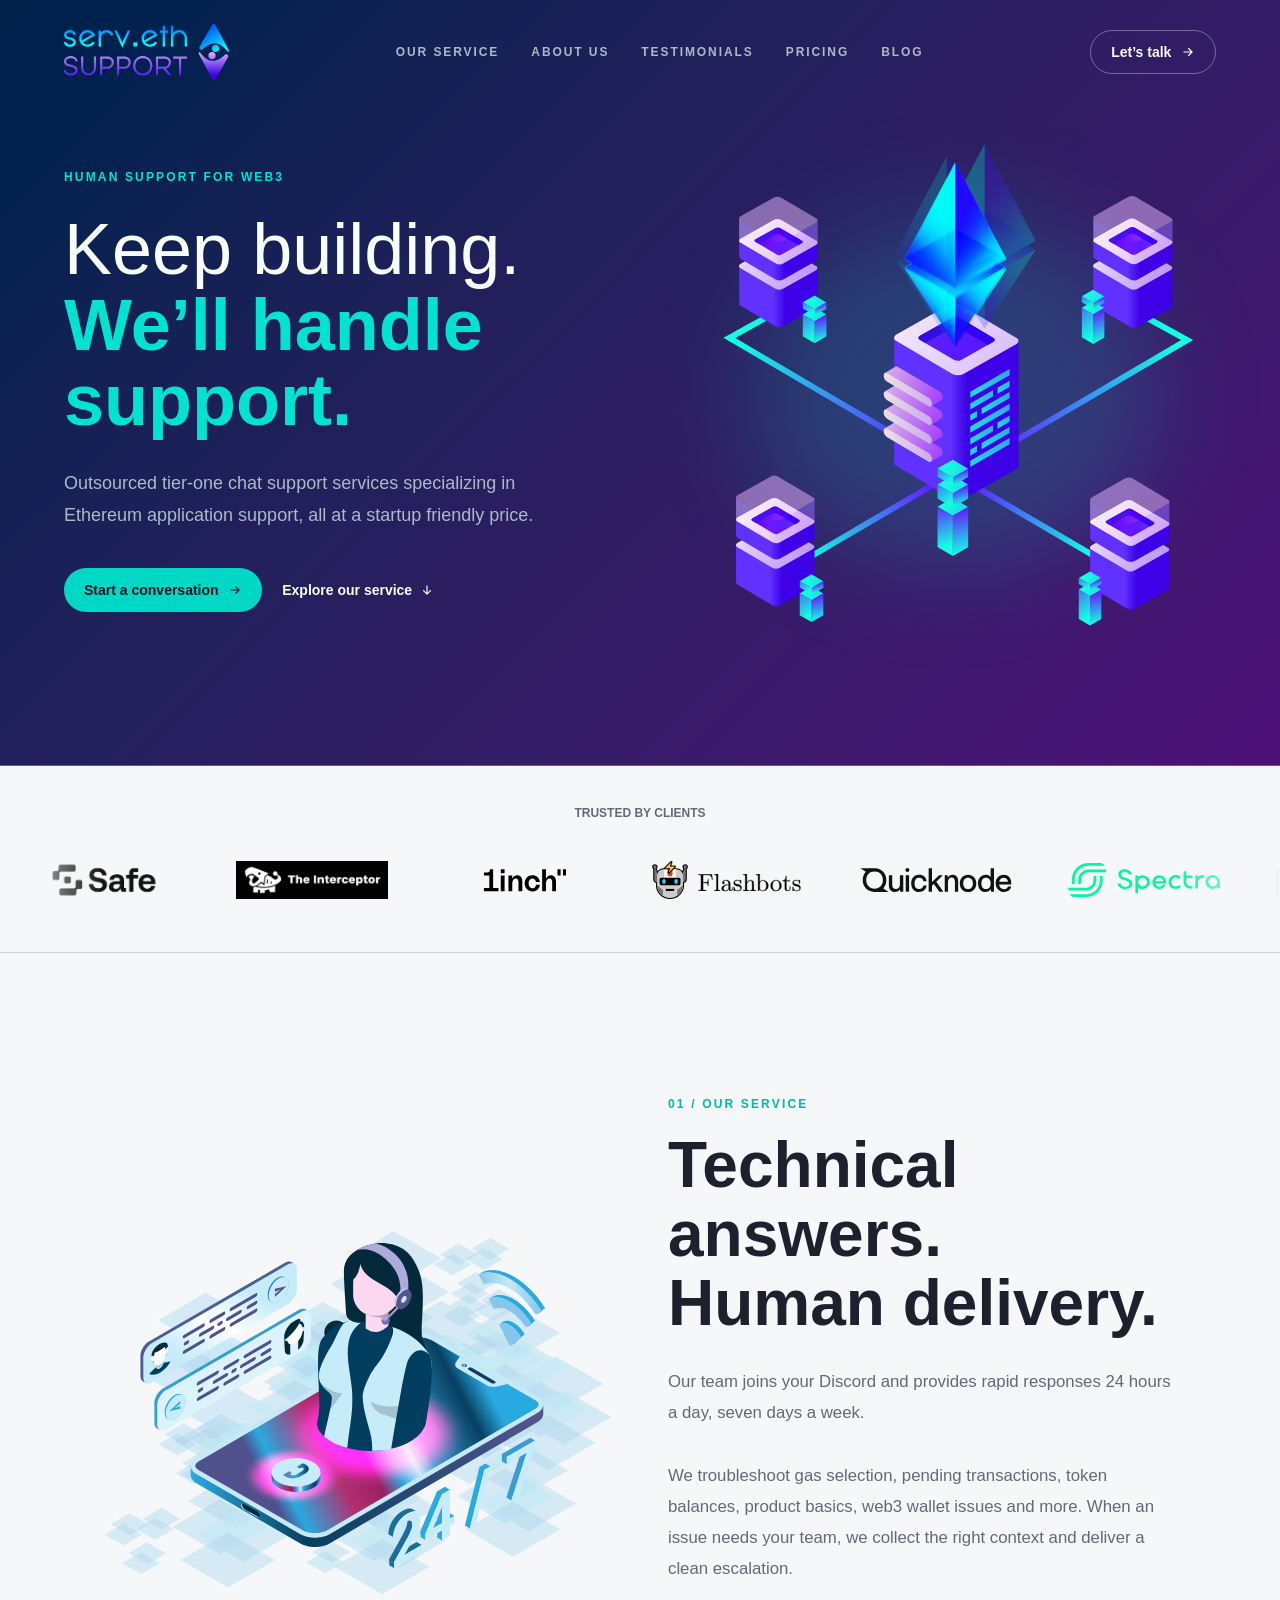
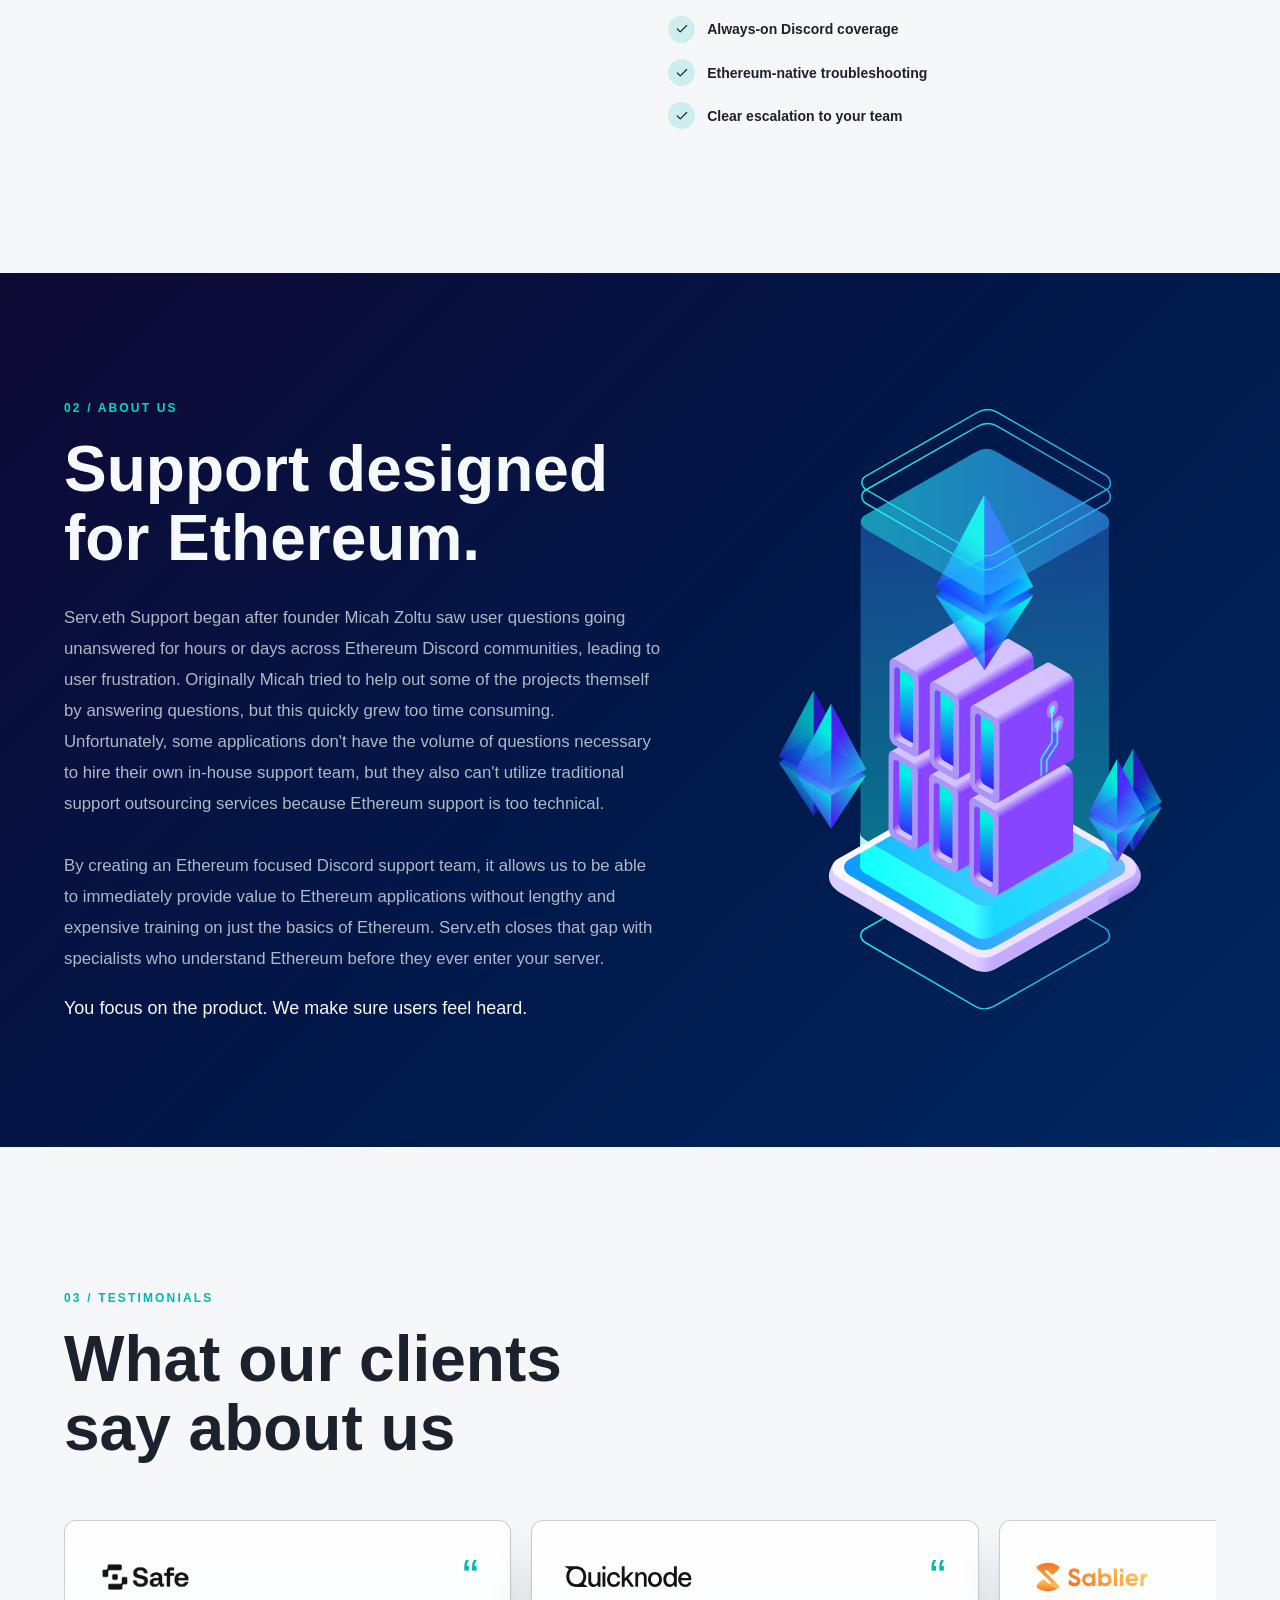
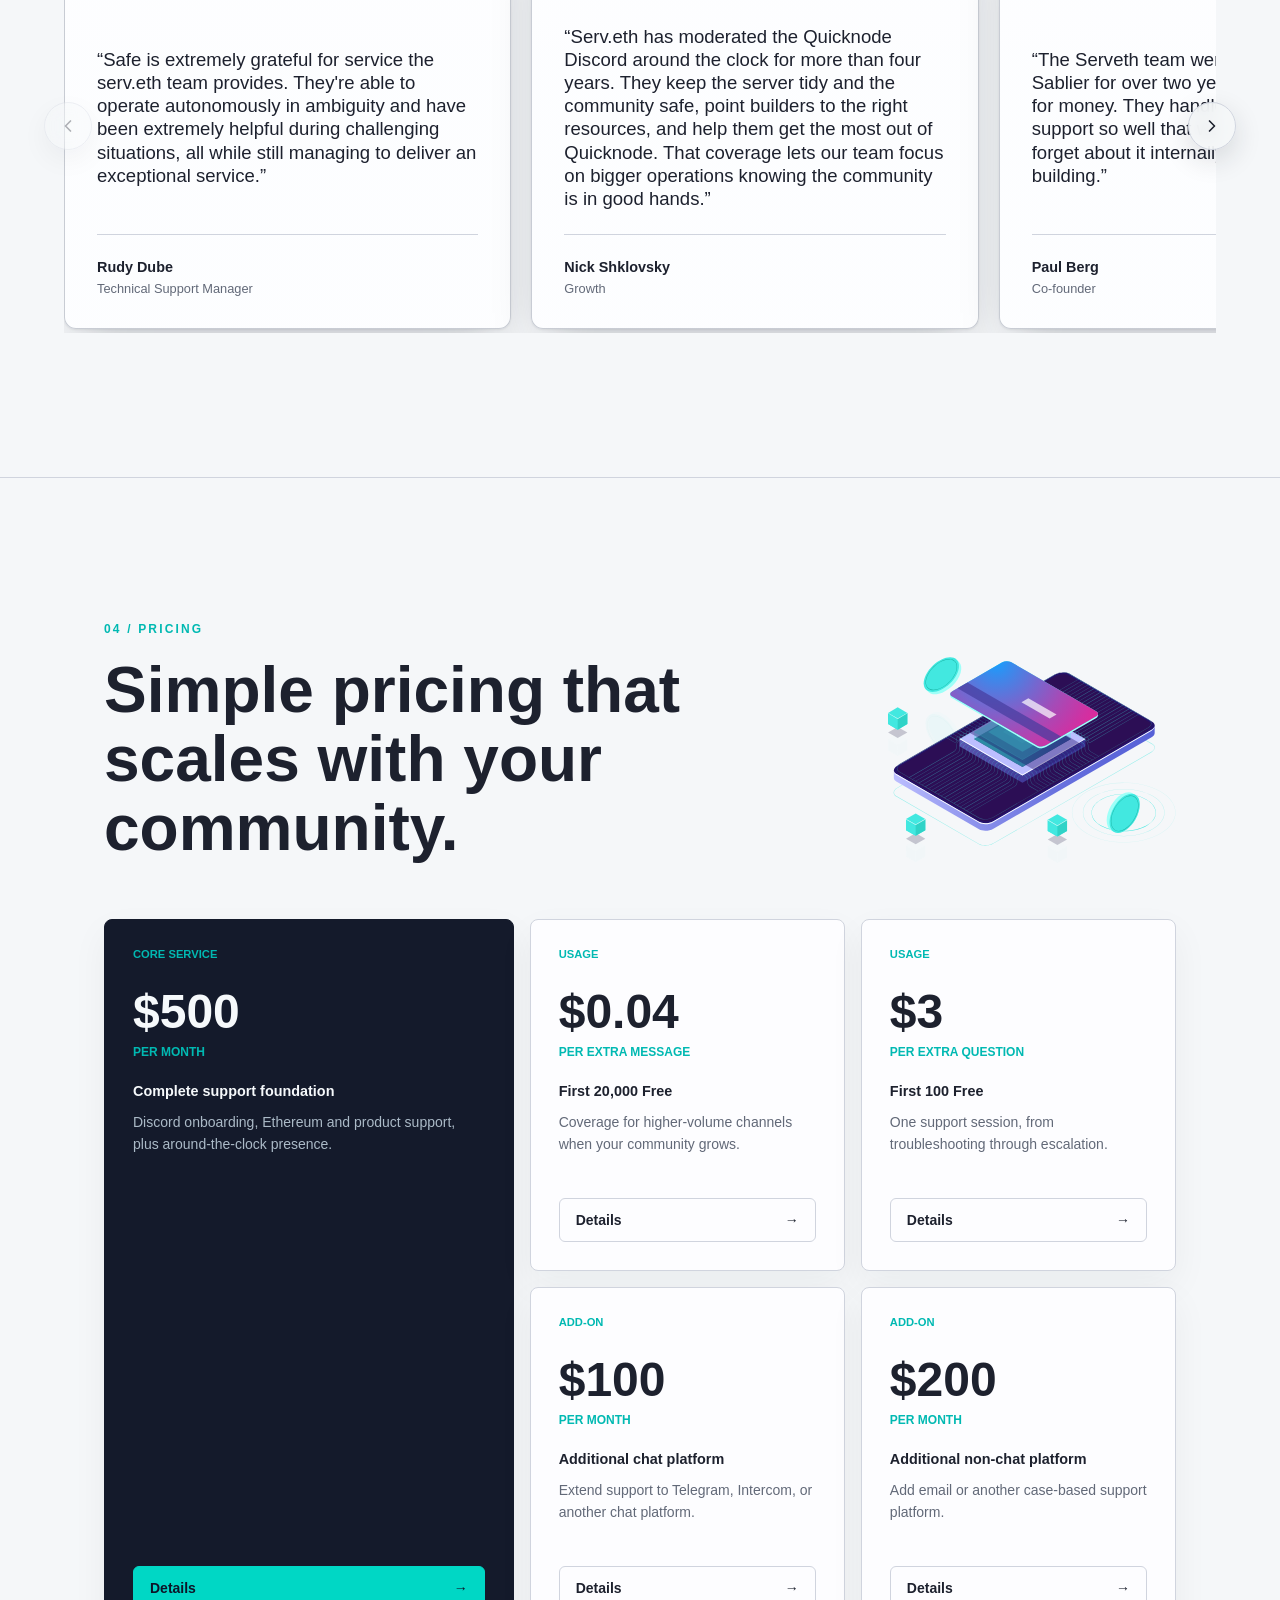
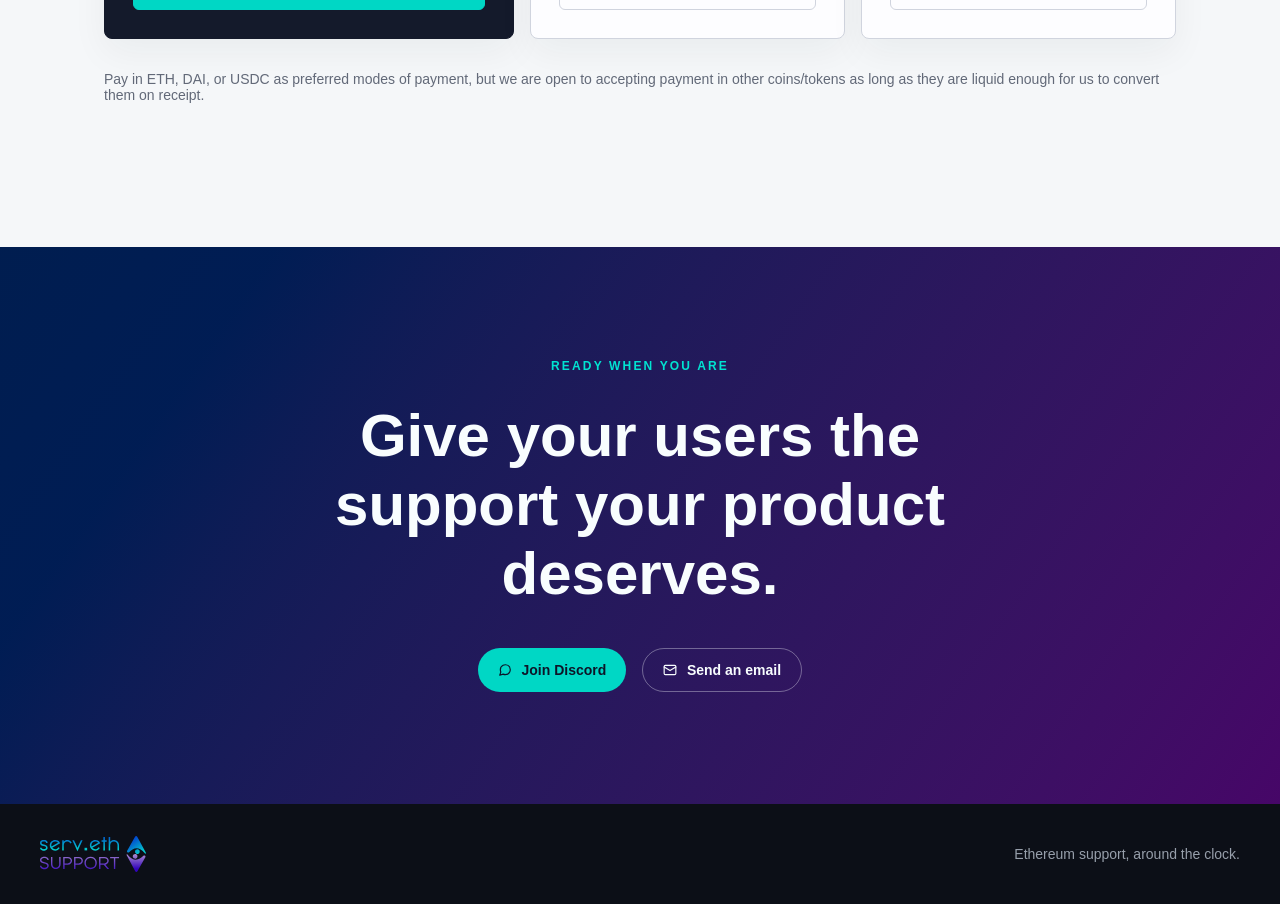
<file: index.html>
<!doctype html>
<html lang="en">
	<head>
		<meta charset="utf-8">
		<meta name="viewport" content="width=device-width, initial-scale=1">   
		<meta name="description" content="Specialized 24/7 Discord support for Ethereum applications, with crypto-friendly payments and startup-friendly pricing." />
		<meta name="author" content="Serv.eth" />
		<meta property="og:type" content="website" />
		<meta property="og:title" content="Serv.eth — Ethereum Support" />
		<meta property='og:url' content='https://serv.eth/' />
		<meta property='og:image' content='https://serveth.support/img/serveth-text-stacked-logo-gradient-right.png' />
		<meta property='og:image:width' content='1600' />
		<meta property='og:image:width' content='600' />
		<meta property='og:image' content='https://serveth.support/img/serveth-gradient-square-transparent-small.png' />
		<meta property='og:image:width' content='337' />
		<meta property='og:image:width' content='337' />
		<meta property="og:description" content="Supporting your Ethereum application so you can focus on building! We provide outsourced tier 1 chat support services specializing in Ethereum application support, all at a startup friendly price." />
		<meta property='og:determiner' content='' />
		<meta name="twitter:card" content="summary_large_image" />
		<meta property='twitter:image' content='https://serveth.support/img/serveth-gradient-square-transparent-small.png'/>

		<link rel='icon' href='./img/favicon.png' type='image/png'>
		<link rel="stylesheet" href="styles.css" />

		<title>Serv.eth — Ethereum Support, Around the Clock</title>
	</head>
	<body>
		<main>
			<!-- Hero -->
			<section id="home" class="hero">
				<nav class="nav" aria-label="Primary navigation">
					<a href="#home" aria-label="Serv.eth home">
						<img class="nav-logo" src="img/logo.svg" alt="Serv.eth" />
					</a>
					<div class="nav-links">
						<a class="nav-link" href="#service">Our service</a>
						<a class="nav-link" href="#about">About us</a>
						<a class="nav-link" href="#testimonials">Testimonials</a>
						<a class="nav-link" href="#pricing">Pricing</a>
						<a class="nav-link" href="blog/">Blog</a>
					</div>
					<a class="outline-button" href="#contact">
						Let’s talk
						<svg class="icon" viewBox="0 0 24 24" aria-hidden="true"><path d="M5 12h14M13 6l6 6-6 6" /></svg>
					</a>
				</nav>

				<div class="hero-grid">
					<div class="hero-copy">
						<p class="eyebrow">Human support for web3</p>
						<h1 class="hero-title">Keep building.<br /><strong>We’ll handle support.</strong></h1>
						<p class="hero-sub">
							Outsourced tier-one chat support services specializing in Ethereum application support, all at a
							startup friendly price.
						</p>
						<div class="hero-actions">
							<a href="#contact" class="primary-button">
								Start a conversation
								<svg class="icon" viewBox="0 0 24 24" aria-hidden="true"><path d="M5 12h14M13 6l6 6-6 6" /></svg>
							</a>
							<a href="#service" class="text-link">
								Explore our service
								<svg class="icon" viewBox="0 0 24 24" aria-hidden="true"><path d="M12 5v14M6 13l6 6 6-6" /></svg>
							</a>
				</div>
				</div>
					<div class="hero-art">
						<div class="hero-art-glow"></div>
						<img src="img/main-image.svg" alt="Abstract Ethereum support network illustration" />
				</div>
				</div>
			</section>

			<!-- Logo marquee loop -->
			<section class="marquee-section" aria-labelledby="clients-title">
				<p id="clients-title" class="marquee-title">Trusted by Clients</p>
				<div class="marquee-mask" role="region" aria-label="Serv.eth clients">
					<div class="marquee-track">
						<div class="logo-set">
							<div class="client-logo"><img src="img/c_logo-Safe.png" alt="Safe" /></div>
							<div class="client-logo"><img src="img/c_logo-Interceptor.png" alt="Interceptor" /></div>
							<div class="client-logo"><img src="img/c_logo-1inch.svg" alt="1inch" /></div>          
							<div class="client-logo"><img src="img/c_logo-Flashbots.svg" alt="Flashbots" /></div>
							<div class="client-logo"><img src="img/c_logo-Quicknode.svg" alt="Quicknode" /></div>
							<div class="client-logo"><img src="img/c_logo-Spectra.svg" alt="Spectra" /></div>			 
							<div class="client-logo"><img src="img/c_logo-Mento.svg" alt="Mento" /></div>              
							<div class="client-logo"><img src="img/c_logo-Umbra.png" alt="Umbra" /></div>
							<div class="client-logo"><img src="img/c_logo-Enso.svg" alt="Enso" /></div>
							<div class="client-logo"><img src="img/c_logo-Rundiffusion1.webp" alt="Rundiffusion" /></div>
							<div class="client-logo"><img src="img/c_logo-Uniswap.svg" alt="Uniswap" /></div>              
							<div class="client-logo"><img src="img/c_logo-Nethermind.svg" alt="Nethermind" /></div>
							<div class="client-logo"><img src="img/c_logo-Sablier.svg" alt="Sablier" /></div>
							<div class="client-logo"><img src="img/c_logo-Integral.png" alt="Integral" /></div>			  
							<div class="client-logo"><img src="img/c_logo-Mycelium.png" alt="Mycelium" /></div>
							<div class="client-logo"><img src="img/c_logo-Oiler.svg" alt="Oiler" /></div>              
				</div>
						<div class="logo-set" aria-hidden="true">
							<div class="client-logo"><img src="img/c_logo-Safe.png" alt="" /></div>
							<div class="client-logo"><img src="img/c_logo-Interceptor.png" alt="" /></div>
							<div class="client-logo"><img src="img/c_logo-1inch.svg" alt="" /></div>        
							<div class="client-logo"><img src="img/c_logo-Flashbots.svg" alt="" /></div>
							<div class="client-logo"><img src="img/c_logo-Quicknode.svg" alt="" /></div>
							<div class="client-logo"><img src="img/c_logo-Spectra.svg" alt="" /></div>			  	
							<div class="client-logo"><img src="img/c_logo-Mento.svg" alt="" /></div>            
							<div class="client-logo"><img src="img/c_logo-Umbra.png" alt="" /></div>
							<div class="client-logo"><img src="img/c_logo-Enso.svg" alt="" /></div>
							<div class="client-logo"><img src="img/c_logo-Rundiffusion1.webp" alt="" /></div>
							<div class="client-logo"><img src="img/c_logo-Uniswap.svg" alt="" /></div>             
							<div class="client-logo"><img src="img/c_logo-Nethermind.svg" alt="" /></div>
							<div class="client-logo"><img src="img/c_logo-Sablier.svg" alt="" /></div>
							<div class="client-logo"><img src="img/c_logo-Integral.png" alt="" /></div>            			 
							<div class="client-logo"><img src="img/c_logo-Mycelium.png" alt="" /></div>
							<div class="client-logo"><img src="img/c_logo-Oiler.svg" alt="" /></div>
				</div>
				</div>
				</div>
			</section>

			<!-- Service -->
			<section class="content-section split"> 
				<div class="service-art-col">
					<img class="service-art" src="img/service-img.svg" alt="Customer support specialist illustration" loading="lazy" />
				</div>
				<div class="service-copy-col">
					<p id="service" class="section-kicker">01 / Our service</p> 
					<h2 class="section-title">Technical answers.<br />Human delivery.</h2>
					<p class="section-copy">
						Our team joins your Discord and provides rapid responses 24 hours a day, seven days a week.
						<br /><br />
						We troubleshoot gas selection, pending transactions, token balances, product basics, web3 wallet issues
						and more. When an issue needs your team, we collect the right context and deliver a clean escalation.
					</p>
					<ul class="feature-list">
						<li>
							<span class="check-icon"><svg class="icon" viewBox="0 0 24 24" aria-hidden="true"><path d="M20 6 9 17l-5-5" /></svg></span>
							Always-on Discord coverage
						</li>
						<li>
							<span class="check-icon"><svg class="icon" viewBox="0 0 24 24" aria-hidden="true"><path d="M20 6 9 17l-5-5" /></svg></span>
							Ethereum-native troubleshooting
						</li>
						<li>
							<span class="check-icon"><svg class="icon" viewBox="0 0 24 24" aria-hidden="true"><path d="M20 6 9 17l-5-5" /></svg></span>
							Clear escalation to your team
						</li>
					</ul>
				</div>
			</section>

			<!-- About -->
			<section class="about-band">
				<div class="about-inner">
					<div>
						<p id="about" class="section-kicker about-kicker">02 / About us</p> 
						<h2 class="section-title about-title">Support designed for Ethereum.</h2>
						<p class="section-copy about-copy">
							Serv.eth Support began after founder Micah Zoltu saw user questions going unanswered for hours or days
							across Ethereum Discord communities, leading to user frustration. Originally Micah tried to help out
							some of the projects themself by answering questions, but this quickly grew too time consuming.
							Unfortunately, some applications don't have the volume of questions necessary to hire their own
							in-house support team, but they also can't utilize traditional support outsourcing services because
							Ethereum support is too technical.
							<br /><br />
							By creating an Ethereum focused Discord support team, it allows us to be able to immediately provide
							value to Ethereum applications without lengthy and expensive training on just the basics of Ethereum.
							Serv.eth closes that gap with specialists who understand Ethereum before they ever enter your server.
						</p>
						<p class="about-line">You focus on the product. We make sure users feel heard.</p>
				</div>
					<img class="about-art" src="img/about-image.svg" alt="Serv.eth team collaboration illustration" loading="lazy" />
				</div>
			</section>

			<!-- Testimonials -->
			<section class="testimonials-section"> 
				<div class="testimonials-inner">
					<div class="testimonials-heading">
						<div>
							<p id="testimonials" class="section-kicker">03 / Testimonials</p> 
							<h2 class="section-title">What our clients say about us</h2>
				</div>
				</div>
					<div class="testimonial-carousel" role="region" aria-roledescription="carousel" aria-label="Client testimonials" tabindex="0">
						<button type="button" class="carousel-arrow prev testimonial-prev" aria-label="Previous testimonial"><svg class="icon" viewBox="0 0 24 24" aria-hidden="true"><path d="m15 18-6-6 6-6" /></svg></button>
						<button type="button" class="carousel-arrow next testimonial-next" aria-label="Next testimonial"><svg class="icon" viewBox="0 0 24 24" aria-hidden="true"><path d="m9 18 6-6-6-6" /></svg></button>  
						<div class="testimonial-viewport">
							<div class="testimonial-track">
								<article class="testimonial-card" aria-label="Testimonial 1 of 3">
									<div class="testimonial-logo-wrap"><img src="img/c_logo-Safe.png" alt="Safe logo" /><span aria-hidden="true">“</span></div>
									<blockquote>“Safe is extremely grateful for service the serv.eth team provides. They're able to operate autonomously in ambiguity and have been extremely helpful during challenging situations, all while still managing to deliver an exceptional service.”</blockquote>
									<div class="testimonial-person"><p class="testimonial-author">Rudy Dube</p><p class="testimonial-role">Technical Support Manager</p></div>
								</article>              
								<article class="testimonial-card" aria-label="Testimonial 2 of 3">
									<div class="testimonial-logo-wrap"><img src="img/c_logo-Quicknode.svg" alt="Quicknode logo" /><span aria-hidden="true">“</span></div>
									<blockquote>“Serv.eth has moderated the Quicknode Discord around the clock for more than four years. They keep the server tidy and the community safe, point builders to the right resources, and help them get the most out of Quicknode. That coverage lets our team focus on bigger operations knowing the community is in good hands.”</blockquote>
									<div class="testimonial-person"><p class="testimonial-author">Nick Shklovsky</p><p class="testimonial-role">Growth</p></div>
								</article>
								<article class="testimonial-card" aria-label="Testimonial 3 of 3">
									<div class="testimonial-logo-wrap"><img src="img/c_logo-Sablier.svg" alt="Sablier logo" /><span aria-hidden="true">“</span></div>
									<blockquote>“The Serveth team were a reliable partner to Sablier for over two years, offering great value for money. They handled our customer support so well that we could pretty much forget about it internally and focus on building.”</blockquote>
									<div class="testimonial-person"><p class="testimonial-author">Paul Berg</p><p class="testimonial-role">Co-founder</p></div>
								</article>  				
				</div>
				</div>
				</div>
				</div>
			</section>

			<!-- Pricing -->
			<section class="content-section"> 
				<div class="pricing-head">
					<div>
						<p id="pricing" class="section-kicker">04 / Pricing</p> 
						<h2 class="section-title">Simple pricing that scales with your community.</h2>
				</div>
					<img class="pricing-art" src="img/pricing-img.svg" alt="Cryptocurrency payment illustration" loading="lazy" />
				</div>
				<div class="pricing-layout">
					<article class="pricing-card featured"><p class="price-eyebrow">Core service</p><p class="price-amount">$500</p><p class="price-unit">Per month</p><p class="price-note">Complete support foundation</p><p class="price-summary">Discord onboarding, Ethereum and product support, plus around-the-clock presence.</p><button class="details-button" type="button" data-dialog="monthly-details">Details <span aria-hidden="true">→</span></button></article>
					<article class="pricing-card"><p class="price-eyebrow">Usage</p><p class="price-amount">$0.04</p><p class="price-unit">Per extra message</p><p class="price-note">First 20,000 Free</p><p class="price-summary">Coverage for higher-volume channels when your community grows.</p><button class="details-button" type="button" data-dialog="message-details">Details <span aria-hidden="true">→</span></button></article>
					<article class="pricing-card"><p class="price-eyebrow">Usage</p><p class="price-amount">$3</p><p class="price-unit">Per extra question</p><p class="price-note">First 100 Free</p><p class="price-summary">One support session, from troubleshooting through escalation.</p><button class="details-button" type="button" data-dialog="question-details">Details <span aria-hidden="true">→</span></button></article>
					<article class="pricing-card"><p class="price-eyebrow">Add-on</p><p class="price-amount">$100</p><p class="price-unit">Per month</p><p class="price-note">Additional chat platform</p><p class="price-summary">Extend support to Telegram, Intercom, or another chat platform.</p><button class="details-button" type="button" data-dialog="chat-details">Details <span aria-hidden="true">→</span></button></article>
					<article class="pricing-card"><p class="price-eyebrow">Add-on</p><p class="price-amount">$200</p><p class="price-unit">Per month</p><p class="price-note">Additional non-chat platform</p><p class="price-summary">Add email or another case-based support platform.</p><button class="details-button" type="button" data-dialog="nonchat-details">Details <span aria-hidden="true">→</span></button></article>
				</div>
				<div class="pricing-foot"><p>Pay in ETH, DAI, or USDC as preferred modes of payment, but we are open to accepting payment in other coins/tokens as long as they are liquid enough for us to convert them on receipt.</p></div>
			</section>

			<dialog id="monthly-details" class="pricing-dialog"><button class="dialog-close" aria-label="Close details">×</button><p class="price-eyebrow">Core service</p><h2>$500 per month</h2><p class="dialog-lead">Complete support foundation</p><div class="dialog-copy"><p>$500 in ETH, DAI, or USDC gets the team started. We learn your product, join your Discord, and begin helping with wallet, gas, pending transaction, and basic product questions.</p><p>The monthly fee covers selected channels generating up to 20,000 messages and up to 100 support questions. Coverage is 24/7, excluding one-hour meal breaks and catastrophic events.</p><p>Optional moderation can also cover spam and scams while the team is present in your channels.</p></div><a href="#contact" class="dialog-contact">Start a conversation →</a></dialog>
			<dialog id="message-details" class="pricing-dialog"><button class="dialog-close" aria-label="Close details">×</button><p class="price-eyebrow">Usage</p><h2>$0.04 per extra message</h2><p class="dialog-lead">First 20,000 included</p><div class="dialog-copy"><p>High-volume spaces such as trading, speculation, or bot channels can be monitored so support requests are not missed and moderation coverage remains complete.</p><p>The first 20,000 messages read each month are included. Each additional message is $0.04, and selected channels can be muted to keep costs focused on critical support areas.</p></div><a href="#contact" class="dialog-contact">Start a conversation →</a></dialog>
			<dialog id="question-details" class="pricing-dialog"><button class="dialog-close" aria-label="Close details">×</button><p class="price-eyebrow">Usage</p><h2>$3 per extra question</h2><p class="dialog-lead">First 100 included</p><div class="dialog-copy"><p>A question can range from basic product guidance to involved troubleshooting. If it cannot be resolved, the team gathers context, escalates it, and sets expectations with the user.</p><p>For billing, each support session counts as one question even when several related questions are handled. A return on another day is treated as a new session.</p></div><a href="#contact" class="dialog-contact">Start a conversation →</a></dialog>
			<dialog id="chat-details" class="pricing-dialog"><button class="dialog-close" aria-label="Close details">×</button><p class="price-eyebrow">Add-on</p><h2>$100 per month</h2><p class="dialog-lead">Additional chat platform</p><div class="dialog-copy"><p>$100 per month is added for each additional chat support platform, such as Telegram or Intercom.</p><p>The add-on includes the same around-the-clock service. Questions above the included allowance remain $3 per question or case.</p></div><a href="#contact" class="dialog-contact">Start a conversation →</a></dialog>
			<dialog id="nonchat-details" class="pricing-dialog"><button class="dialog-close" aria-label="Close details">×</button><p class="price-eyebrow">Add-on</p><h2>$200 per month</h2><p class="dialog-lead">Additional non-chat platform</p><div class="dialog-copy"><p>$200 per month is added for each non-chat support platform, such as email.</p><p>The add-on includes the same around-the-clock service. Overage is $5 per resolved case.</p></div><a href="#contact" class="dialog-contact">Start a conversation →</a></dialog>

			<!-- Contact -->
			<section id="contact" class="contact-band">
				<div class="contact-inner">
					<p class="eyebrow">Ready when you are</p>
					<h2 class="contact-title">Give your users the support your product deserves.</h2>
					<div class="contact-actions">
						<a href="https://discord.gg/Epk9phBzAG" class="primary-button">
							<svg class="icon" viewBox="0 0 24 24" aria-hidden="true"><path d="M21 11.5a8.38 8.38 0 0 1-.9 3.8 8.5 8.5 0 0 1-7.6 4.7 8.38 8.38 0 0 1-3.8-.9L3 21l1.9-5.7a8.38 8.38 0 0 1-.9-3.8 8.5 8.5 0 0 1 4.7-7.6 8.38 8.38 0 0 1 3.8-.9h.5a8.48 8.48 0 0 1 8 8v.5z" /></svg>
							Join Discord
						</a>
						<a href="mailto:micah@serveth.support" class="outline-button">
							<svg class="icon" viewBox="0 0 24 24" aria-hidden="true"><rect x="2" y="4" width="20" height="16" rx="2" /><path d="m22 7-10 6L2 7" /></svg>
							Send an email
						</a>
				</div>
				</div>
			</section>
		</main>

		<footer class="footer">
			<img src="img/logo.svg" alt="Serv.eth" />
			<p>Ethereum support, around the clock.</p>
		</footer>
		<script>
			(() => {
				const carousel = document.querySelector('.testimonial-carousel');
				const viewport = carousel?.querySelector('.testimonial-viewport');
				const cards = [...(carousel?.querySelectorAll('.testimonial-card') || [])];
				const prev = carousel?.querySelector('.testimonial-prev');
				const next = carousel?.querySelector('.testimonial-next');

				const CARD_GAP = 20; 
				const step = () => {
					if (!cards.length || !cards[0]) return 0;
					const delta = cards[1] ? cards[1].offsetLeft - cards[0].offsetLeft : 0;
					if (delta > 10) return delta; 
					const width = cards[0].offsetWidth || 0;
					return width ? width + CARD_GAP : 300; 
				};
				const maxScroll = () => Math.max(0, (viewport?.scrollWidth || 0) - (viewport?.clientWidth || 0));

				const paint = () => {
					if (!viewport) return;
					const current = viewport.scrollLeft;
					const max = maxScroll();
					if (prev) prev.disabled = current <= 5;
					if (next) next.disabled = current >= max - 5;
				};

				prev?.addEventListener('click', () => {
					viewport?.scrollBy({ left: -step(), behavior: 'smooth' });
				});
				next?.addEventListener('click', () => {
					viewport?.scrollBy({ left: step(), behavior: 'smooth' });
				});

				carousel?.addEventListener('keydown', (event) => {
					if (event.key === 'ArrowLeft') {
						event.preventDefault();
						viewport?.scrollBy({ left: -step(), behavior: 'smooth' });
					}
					if (event.key === 'ArrowRight') {
						event.preventDefault();
						viewport?.scrollBy({ left: step(), behavior: 'smooth' });
					}
				});

				let scrollTimer;
				viewport?.addEventListener('scroll', () => {
					clearTimeout(scrollTimer);
					scrollTimer = setTimeout(paint, 50);
				}, { passive: true });

				window.addEventListener('resize', paint);
				paint();

				window.addEventListener('load', paint);
				if (document.fonts && document.fonts.ready) document.fonts.ready.then(paint);
				setTimeout(paint, 200);
				if (window.ResizeObserver && viewport) new ResizeObserver(paint).observe(viewport.firstElementChild || viewport);

				document.querySelectorAll('[data-dialog]').forEach((button) => button.addEventListener('click', () => document.getElementById(button.dataset.dialog)?.showModal()));
				document.querySelectorAll('.pricing-dialog').forEach((dialog) => {
					dialog.querySelector('.dialog-close')?.addEventListener('click', () => dialog.close());
					dialog.querySelector('.dialog-contact')?.addEventListener('click', () => dialog.close());
					dialog.addEventListener('click', (event) => { if (event.target === dialog) dialog.close(); });
				});
			})();
		</script>
	</body>
</html>
</file>
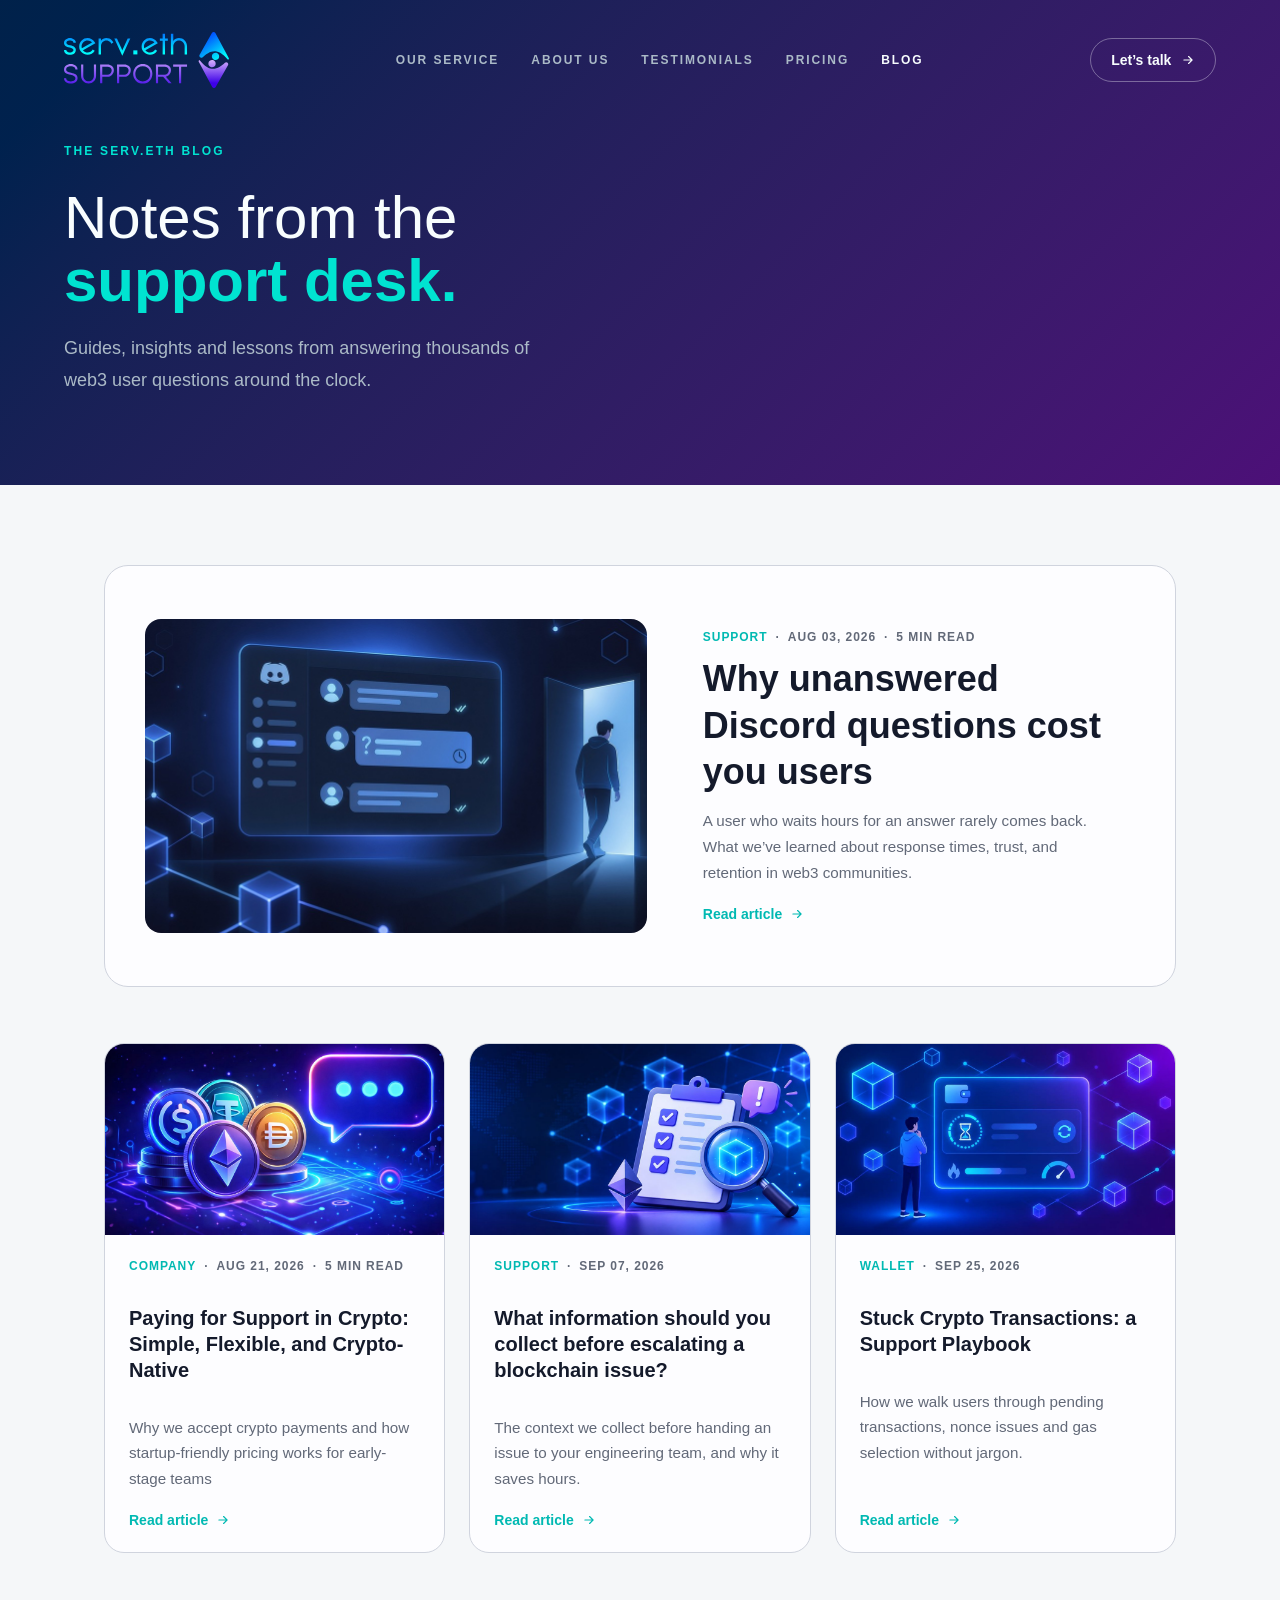
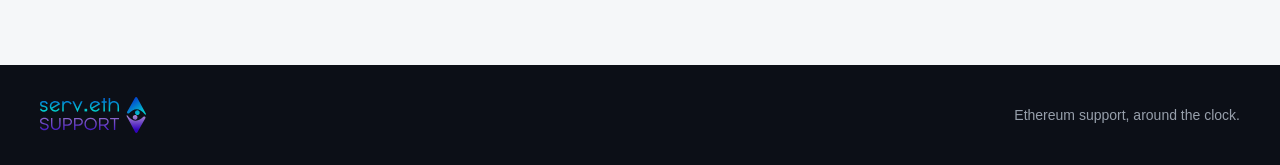
<file: blog/index.html>
<!doctype html>
<html lang="en">
	<head>
		<meta charset="utf-8">
		<meta name="viewport" content="width=device-width, initial-scale=1">
		<meta name="description" content="Guides, insights and lessons from running 24/7 Discord support for Ethereum applications." />
		<meta name="author" content="Serv.eth" />
		<meta property="og:type" content="website" />
		<meta property="og:title" content="Blog — Serv.eth Ethereum Support" />
		<meta property="og:description" content="Guides, insights and lessons from running 24/7 Discord support for Ethereum applications." />
		<meta property="og:image" content="https://serveth.support/img/serveth-gradient-square-transparent-small.png" />
		<meta name="twitter:card" content="summary_large_image" />

		<link rel="icon" href="../img/favicon.png" type="image/png">
		<link rel="stylesheet" href="../styles.css" />
		<link rel="stylesheet" href="blog.css" />

		<title>Blog — Serv.eth Ethereum Support</title>
	</head>
	<body>
		<header class="blog-hero">
				<nav class="nav" aria-label="Primary navigation">
					<a href="../" aria-label="Serv.eth home">
						<img class="nav-logo" src="../img/logo.svg" alt="Serv.eth" />
					</a>
					<div class="nav-links">
						<a class="nav-link" href="../#service">Our service</a>
						<a class="nav-link" href="../#about">About us</a>
						<a class="nav-link" href="../#testimonials">Testimonials</a>
						<a class="nav-link" href="../#pricing">Pricing</a>
						<a class="nav-link is-active" href="./" aria-current="page">Blog</a>
					</div>
					<a class="outline-button" href="../#contact">
						Let’s talk
						<svg class="icon" viewBox="0 0 24 24" aria-hidden="true"><path d="M5 12h14M13 6l6 6-6 6" /></svg>
					</a>
				</nav>
			<div class="blog-hero-inner">
				<p class="eyebrow">The Serv.eth blog</p>
				<h1 class="hero-title">Notes from the<br /><strong>support desk.</strong></h1>
				<p class="hero-sub">Guides, insights and lessons from answering thousands of web3 user questions around the clock.</p>
			</div>
		</header>

		<main class="blog-main">

			<!-- Featured post -->			
			<article class="post-featured">
				<a class="post-cover" href="why-unanswered-discord-questions-cost-you-users.html" tabindex="-1" aria-hidden="true">
					<img class="cover-photo" src="../img/blog/discord-unanswered-hero.jpg" alt="" width="1200" height="630" />
				</a>
				<div class="post-card-body">
					<p class="post-meta"><span class="post-category">Support</span><span>·</span><time datetime="2026-08-03">Aug 03, 2026</time><span>·</span><span>5 min read</span></p>
					<h2 class="post-title"><a href="why-unanswered-discord-questions-cost-you-users.html">Why unanswered Discord questions cost you users</a></h2>
					<p class="post-excerpt">A user who waits hours for an answer rarely comes back. What we’ve learned about response times, trust, and retention in web3 communities.</p>
					<a class="read-more" href="why-unanswered-discord-questions-cost-you-users.html">
						Read article
						<svg class="icon" viewBox="0 0 24 24" aria-hidden="true"><path d="M5 12h14M13 6l6 6-6 6" /></svg>
					</a>
				</div>
			</article>

			<!-- Post grid -->
			<div class="post-grid">				
				<article class="post-card">
					<a class="post-cover" href="paying-for-support-in-crypto.html" tabindex="-1" aria-hidden="true">
						<img class="cover-photo" src="../img/blog/paying-support.jpg" alt=" loading="lazy" />
					</a>
					<div class="post-card-body">
						<p class="post-meta"><span class="post-category">Company</span><span>·</span><time datetime="2026-08-21">Aug 21, 2026</time><span>·</span><span>5 min read</span></p>
						<h3 class="post-title"><a href="paying-for-support-in-crypto.html">Paying for Support in Crypto: Simple, Flexible, and Crypto-Native</a></h3>
						<p class="post-excerpt">Why we accept crypto payments and how startup-friendly pricing works for early-stage teams</p>
						<a class="read-more" href="paying-for-support-in-crypto.html">
							Read article
							<svg class="icon" viewBox="0 0 24 24" aria-hidden="true"><path d="M5 12h14M13 6l6 6-6 6" /></svg>
						</a>
					</div>
				</article>
				<article class="post-card">
					<a class="post-cover" href="blockchain-issue-escalation-checklist.html" tabindex="-1" aria-hidden="true">
						<img class="cover-photo" src="../img/blog/blockchain-support-checklist.jpg" alt="" loading="lazy" />
					</a>
					<div class="post-card-body">
						<p class="post-meta"><span class="post-category">Support</span><span>·</span><time datetime="2026-09-07">Sep 07, 2026</time></p>
						<h3 class="post-title"><a href="blockchain-issue-escalation-checklist.html">What information should you collect before escalating a blockchain issue?</a></h3>
						<p class="post-excerpt">The context we collect before handing an issue to your engineering team, and why it saves hours.</p>
						<a class="read-more" href="blockchain-issue-escalation-checklist.html">
							Read article
							<svg class="icon" viewBox="0 0 24 24" aria-hidden="true"><path d="M5 12h14M13 6l6 6-6 6" /></svg>
						</a>
					</div>
				</article>
				<article class="post-card">
					<a class="post-cover" href="stuck-crypto-transactions.html" tabindex="-1" aria-hidden="true">
						<img class="cover-photo" src="../img/blog/stuck-transactions.jpg" alt="" loading="lazy" />
					</a>
					<div class="post-card-body">
						<p class="post-meta"><span class="post-category">Wallet</span><span>·</span><time datetime="2026-09-25">Sep 25, 2026</time></p>
						<h3 class="post-title"><a href="stuck-crypto-transactions.html">Stuck Crypto Transactions: a Support Playbook</a></h3>
						<p class="post-excerpt">How we walk users through pending transactions, nonce issues and gas selection without jargon.</p>
						<a class="read-more" href="stuck-crypto-transactions.html">
							Read article
							<svg class="icon" viewBox="0 0 24 24" aria-hidden="true"><path d="M5 12h14M13 6l6 6-6 6" /></svg>
						</a>
					</div>
				</article>				
			</div>
		</main>

		<footer class="footer">
			<img src="../img/logo.svg" alt="Serv.eth" />
			<p>Ethereum support, around the clock.</p>
		</footer>
	</body>
</html>
</file>
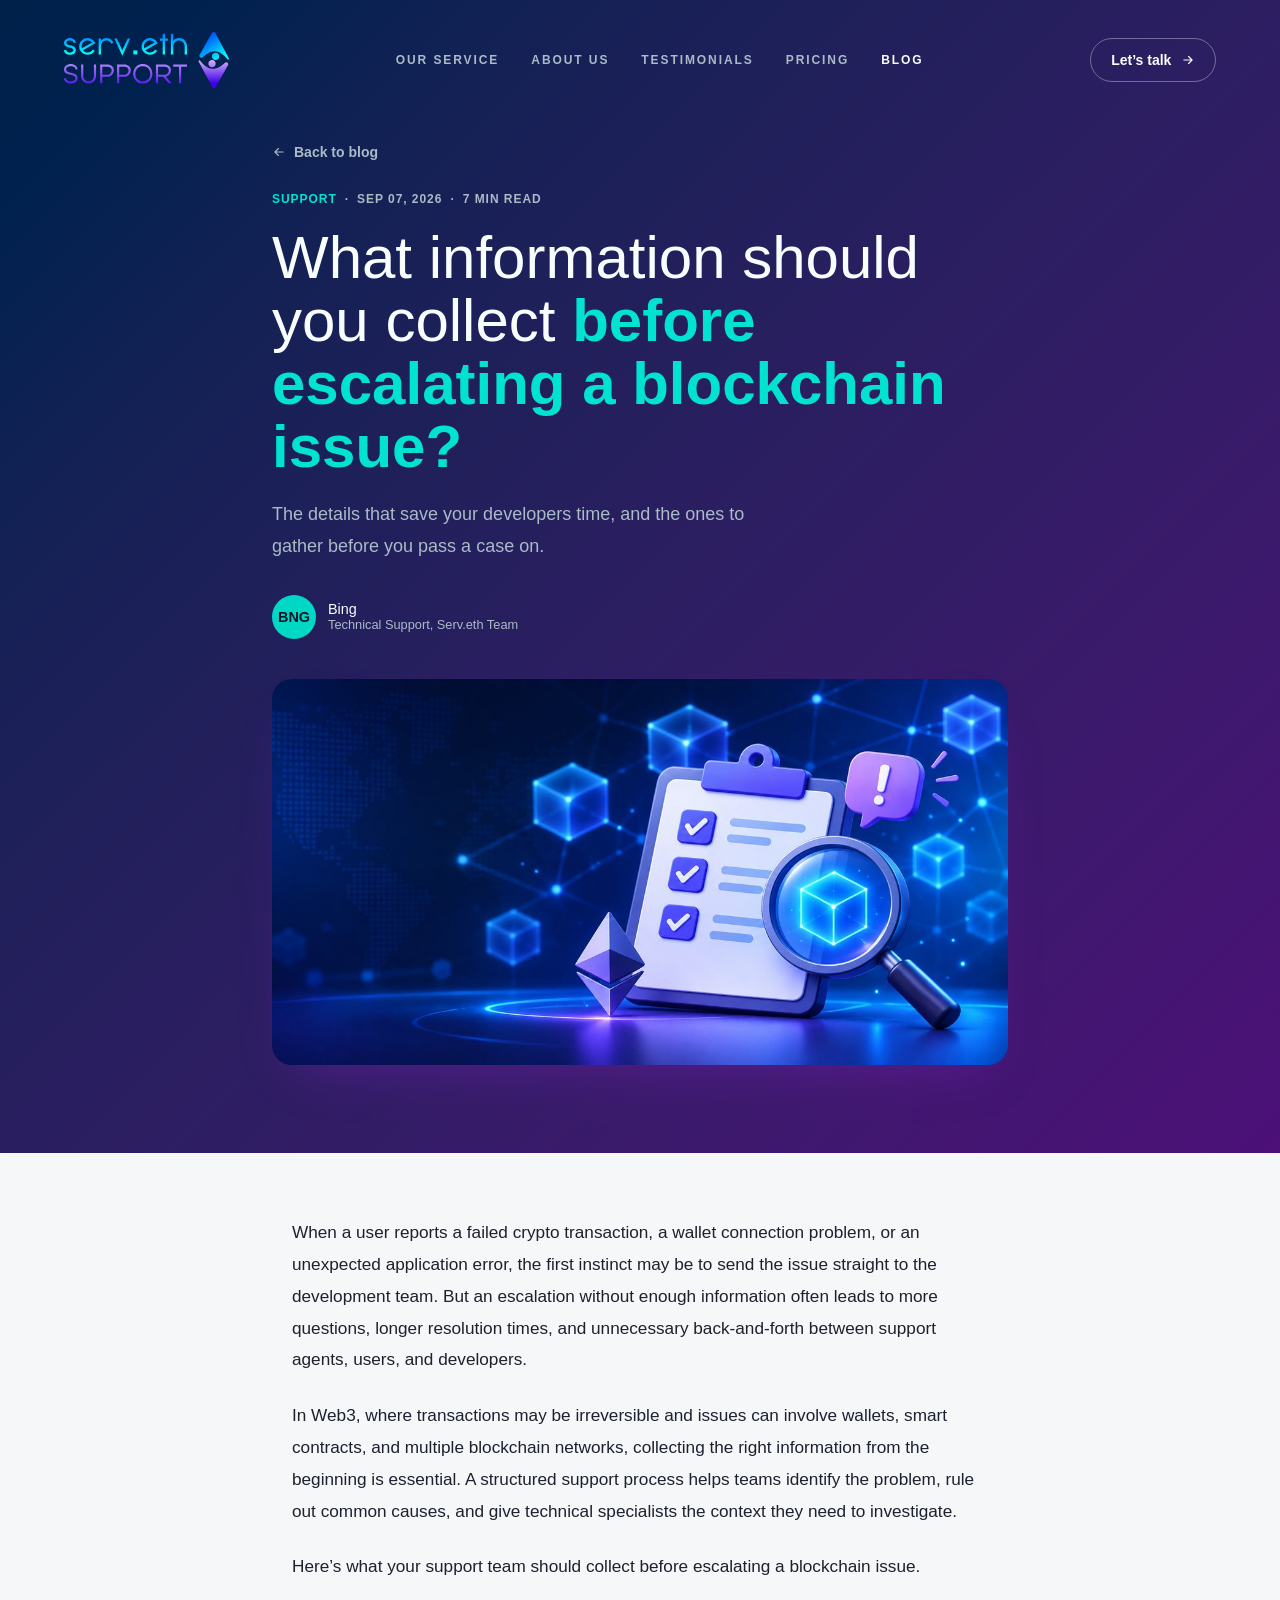
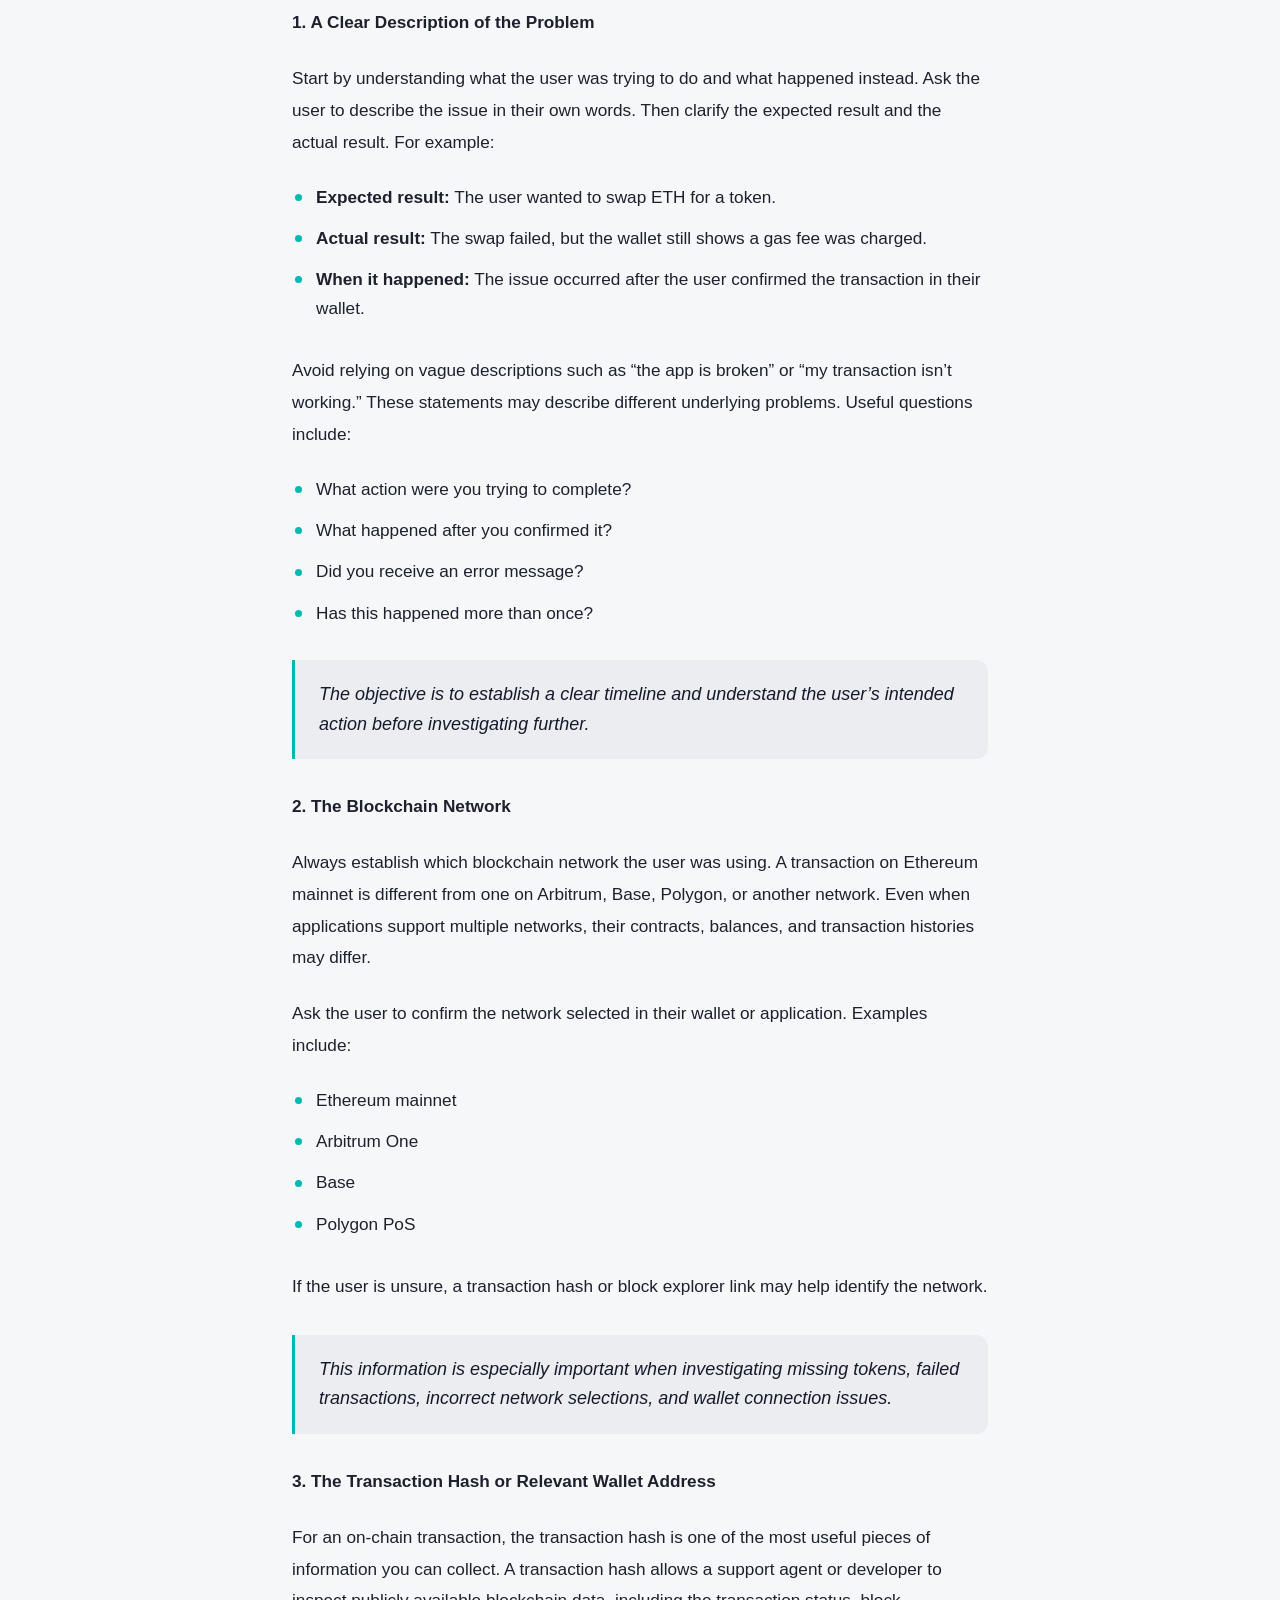
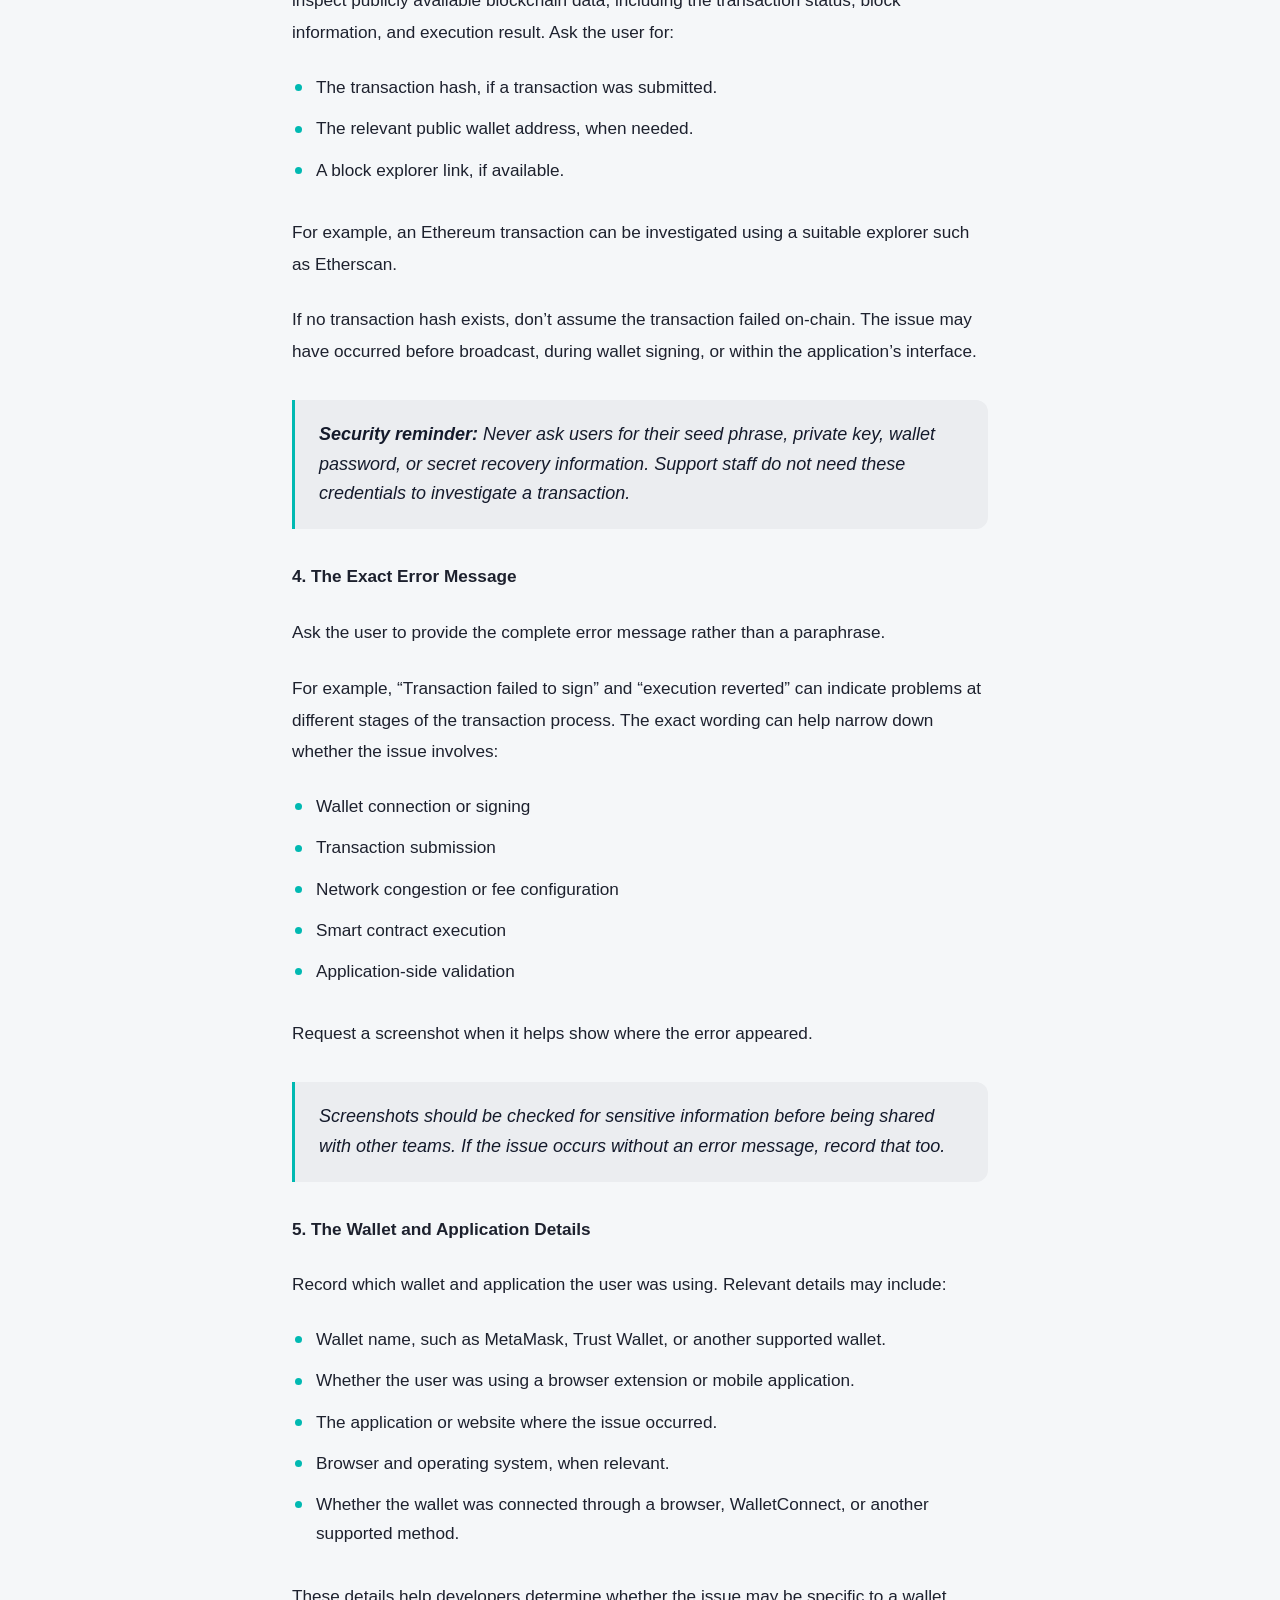
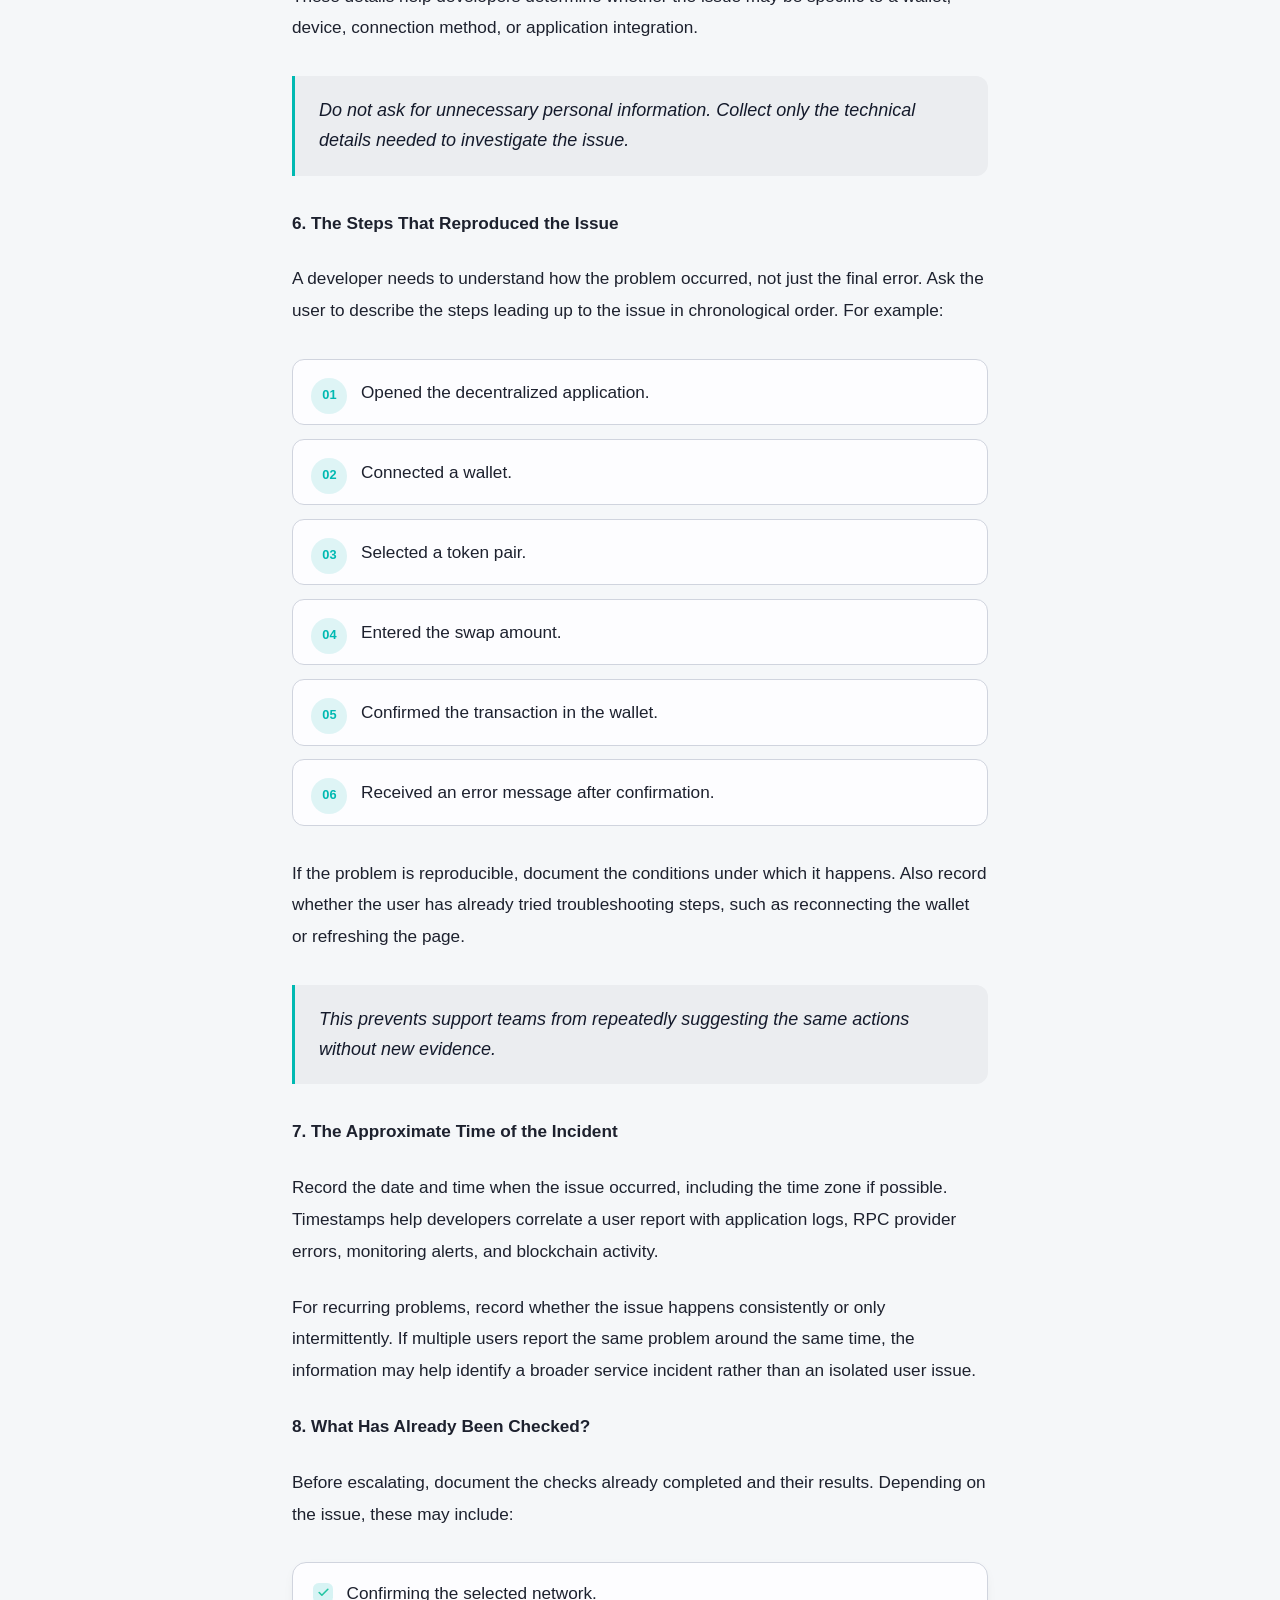
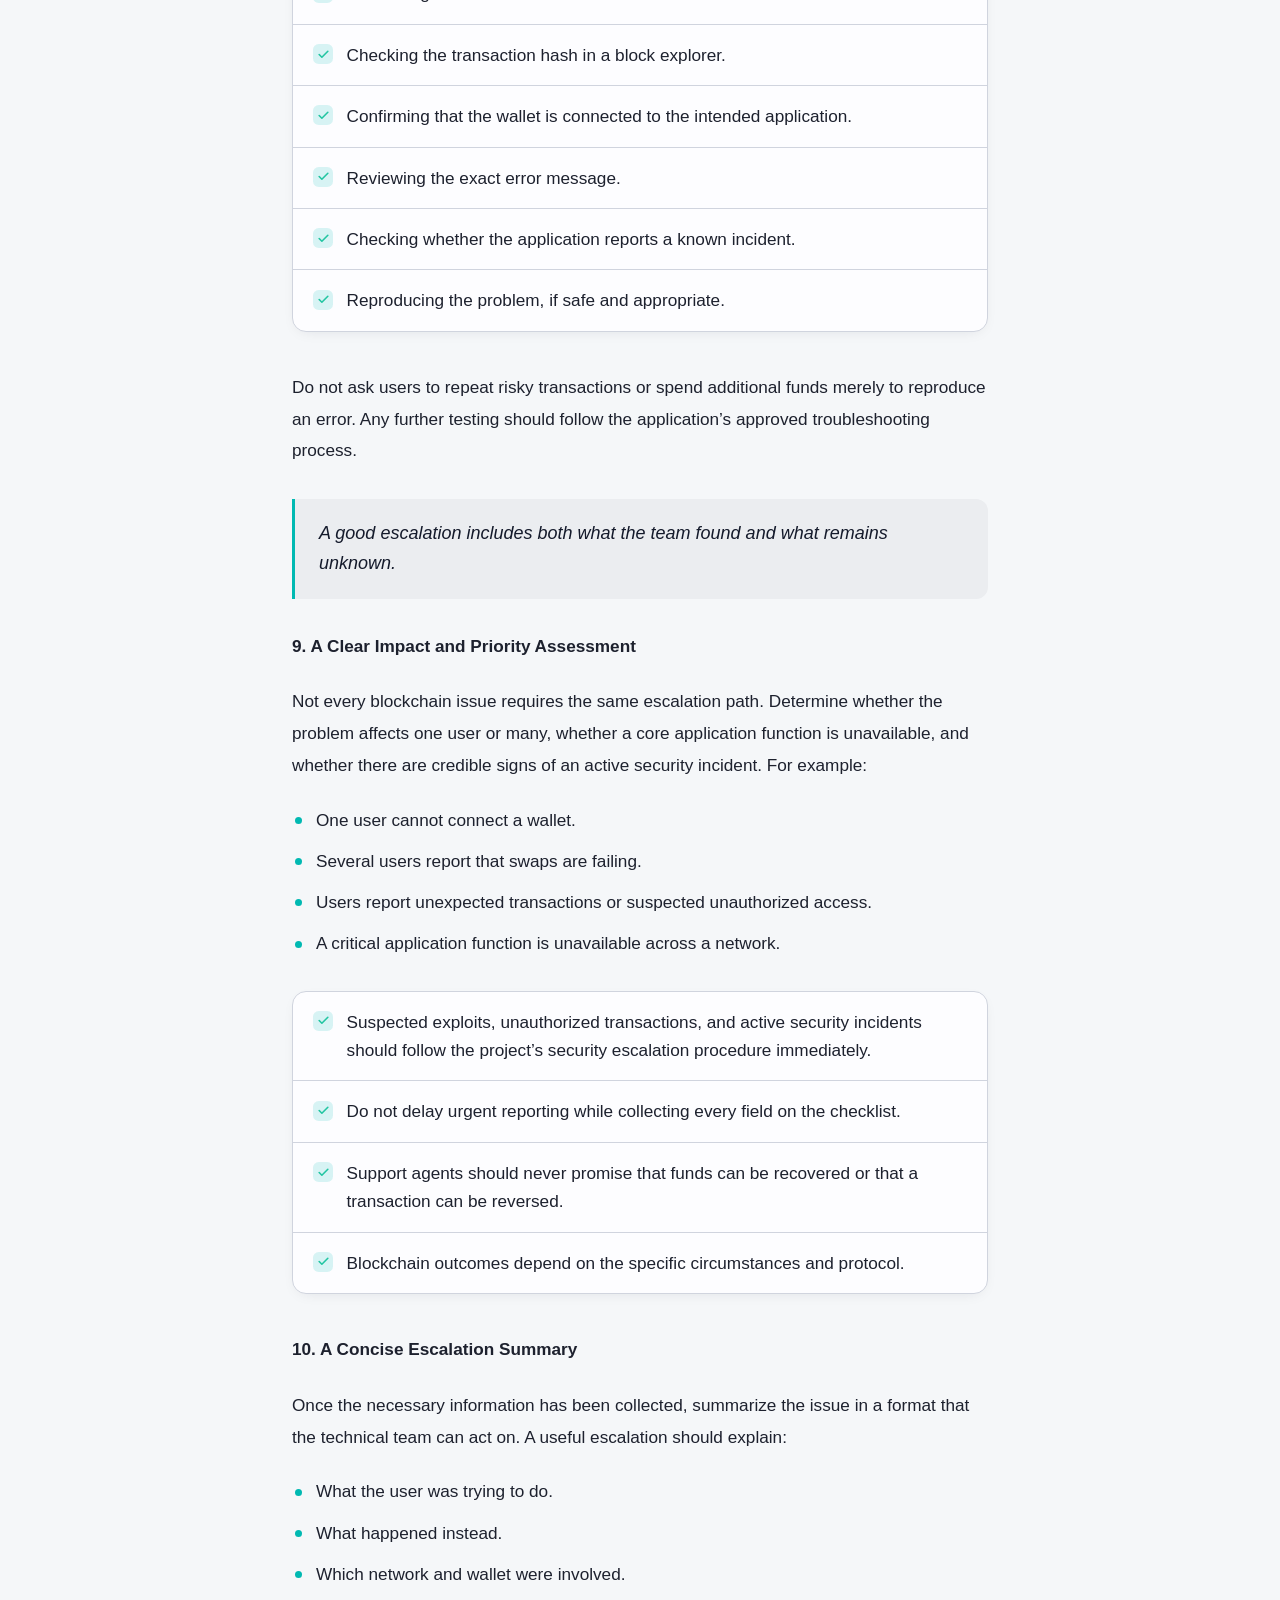
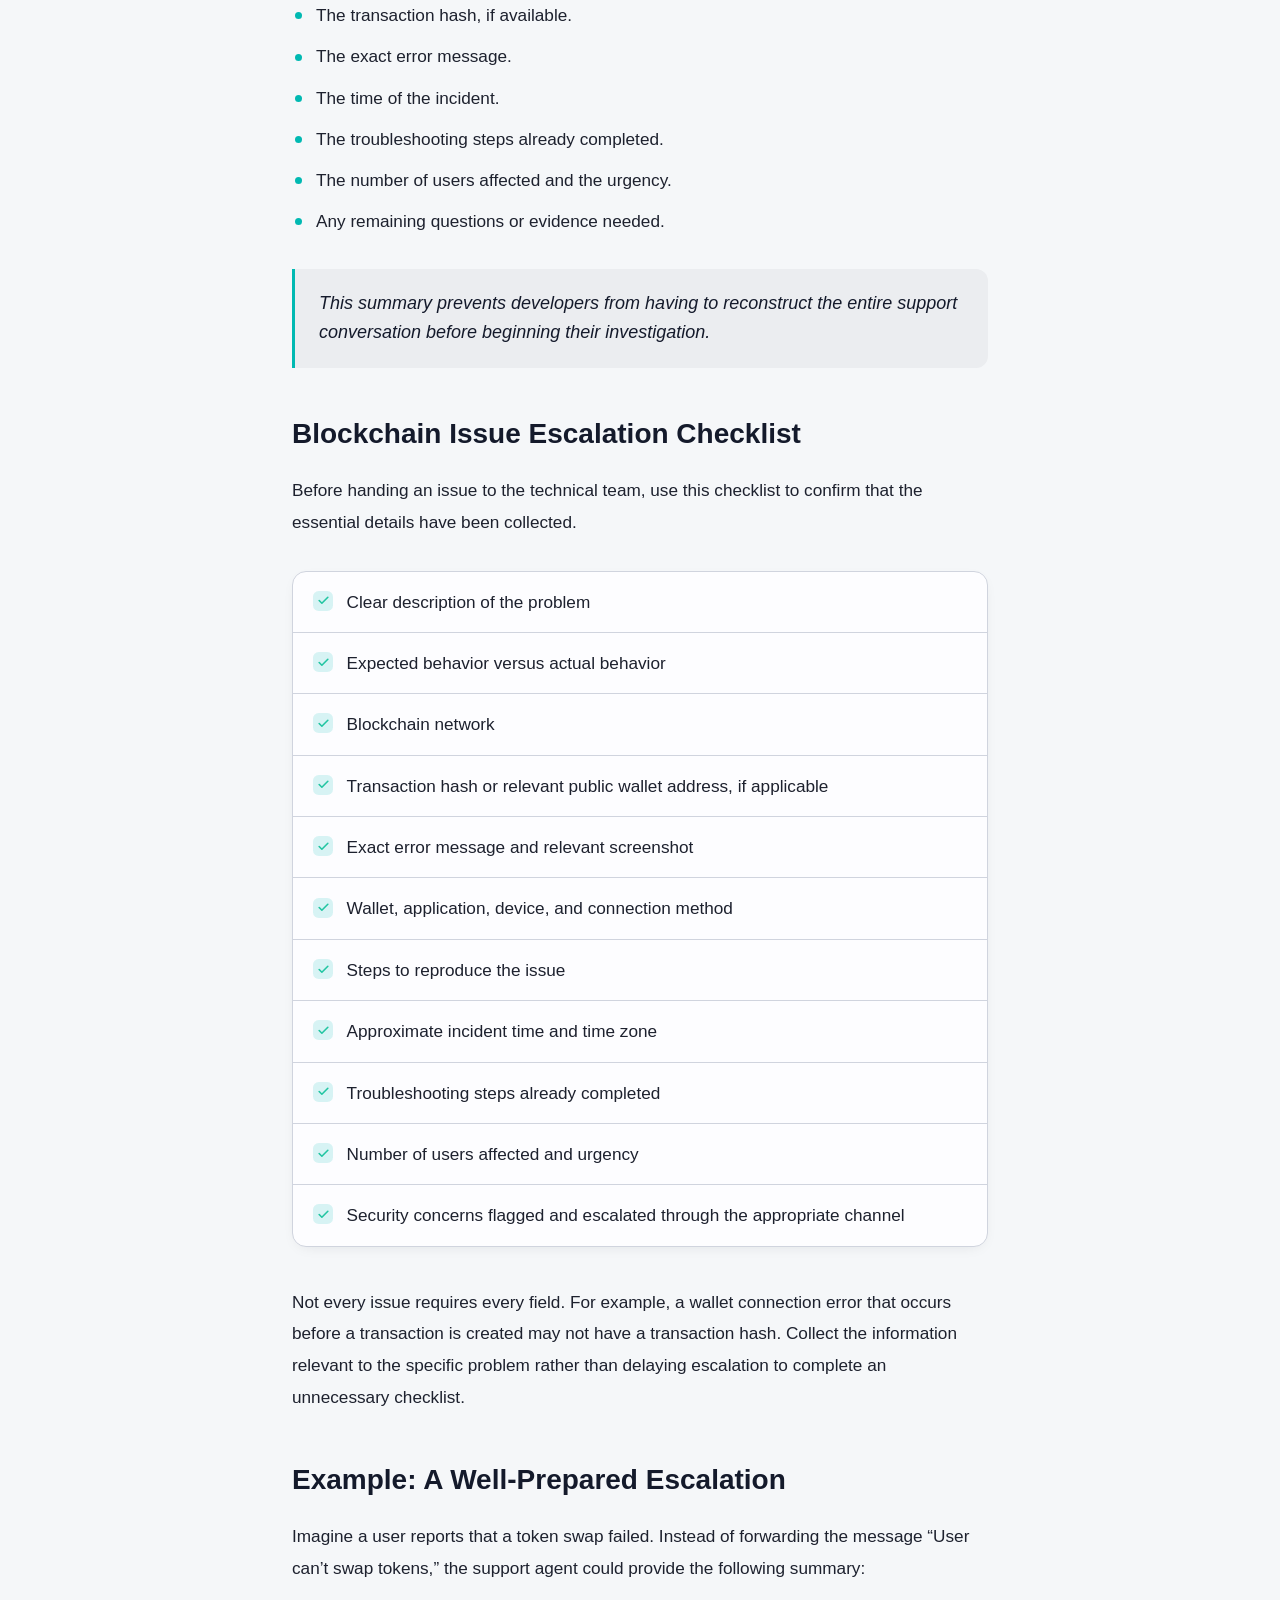
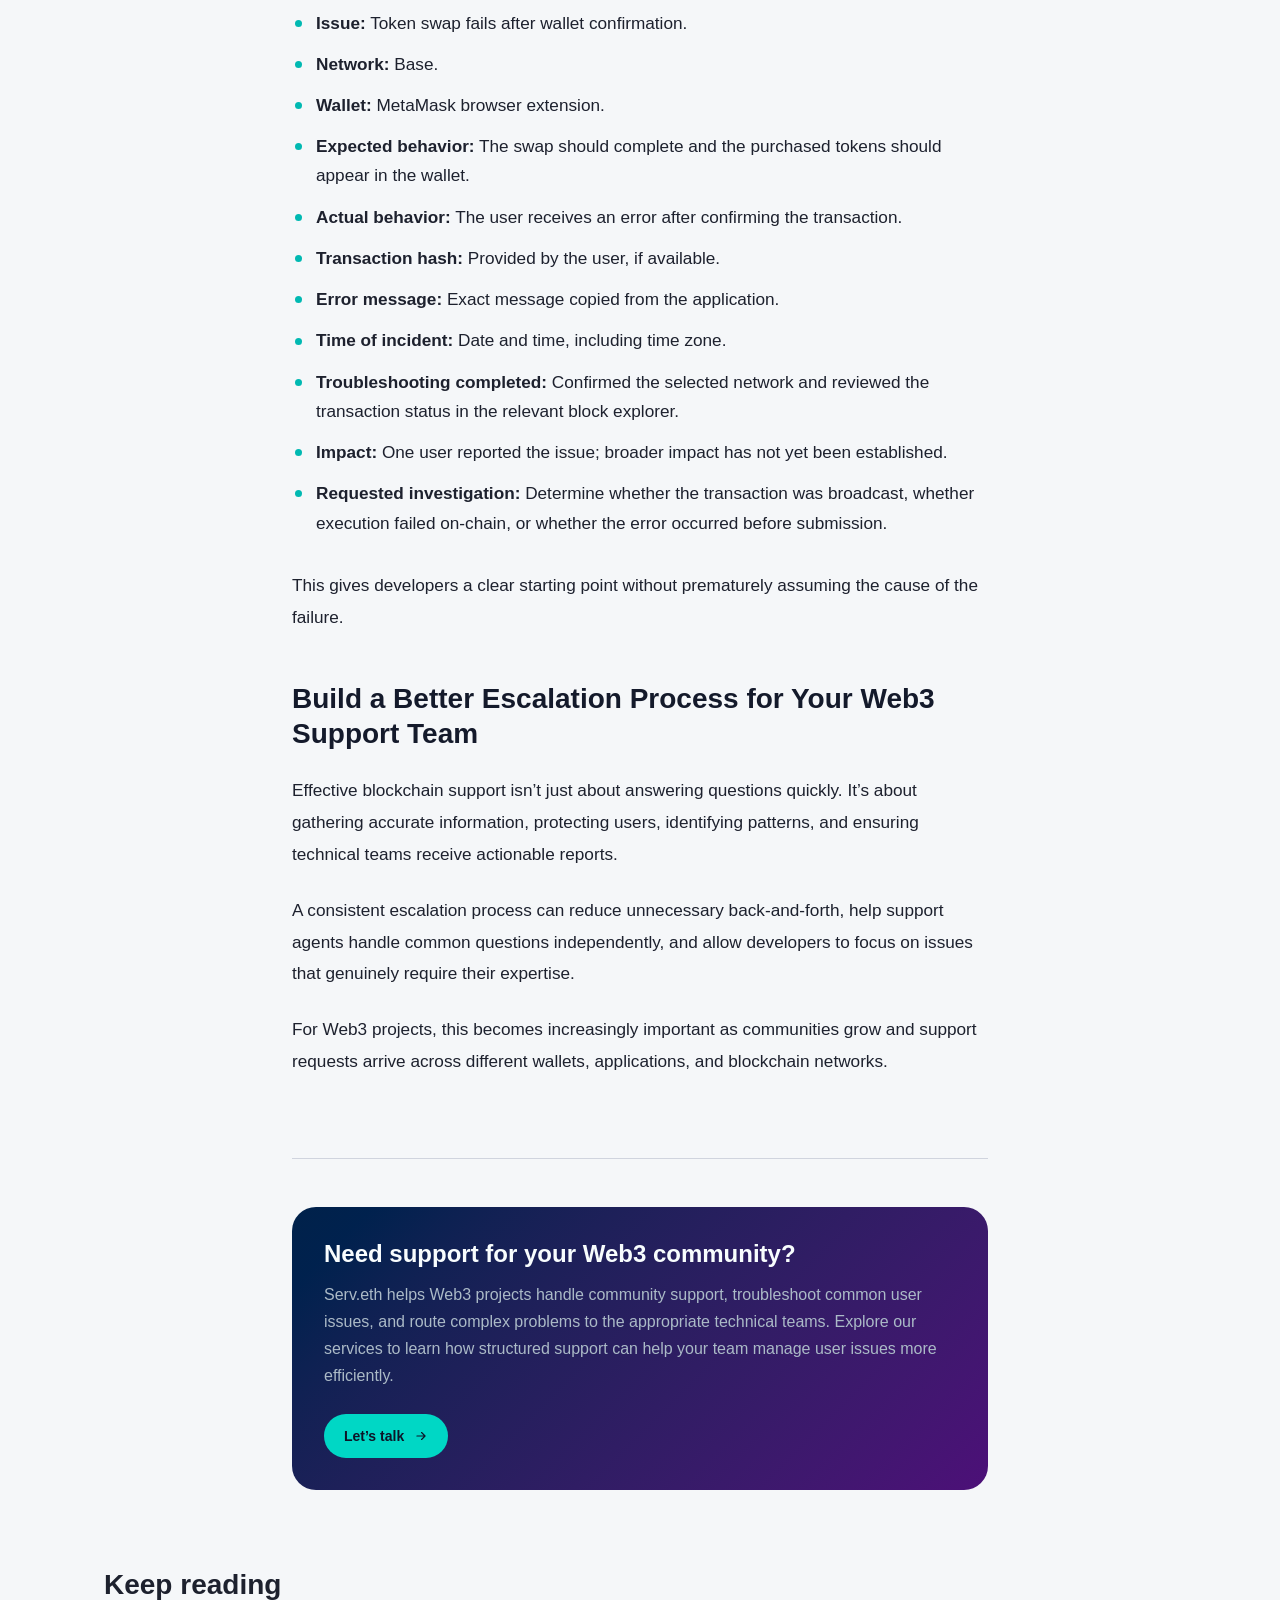
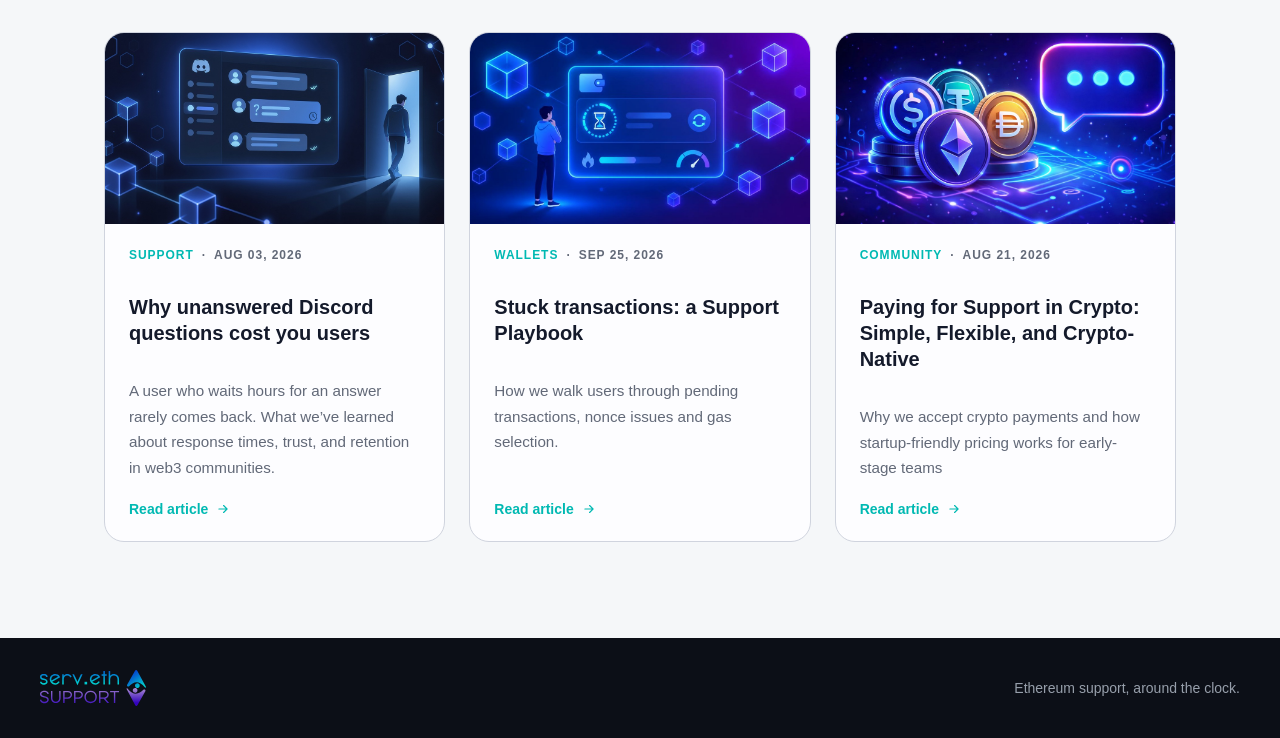
<file: blog/blockchain-issue-escalation-checklist.html>
<!doctype html>
<html lang="en">
	<head>
		<meta charset="utf-8">
		<meta name="viewport" content="width=device-width, initial-scale=1">
		<meta name="description" content="Learn what information to collect before escalating a blockchain issue, from transaction hashes and wallet details to error messages and troubleshooting steps." />
		<meta name="author" content="Serv.eth" />
		<meta property="og:type" content="article" />
		<meta property="og:title" content="What to Collect Before Escalating a Blockchain Issue — Serv.eth Blog" />
		<meta property="og:description" content="Learn what information to collect before escalating a blockchain issue, from transaction hashes and wallet details to error messages and troubleshooting steps." />
		<meta name="twitter:card" content="summary" />

		<link rel="icon" href="../img/favicon.png" type="image/png">
		<link rel="stylesheet" href="../styles.css" />
		<link rel="stylesheet" href="blog.css" />

		<title>What to Collect Before Escalating a Blockchain Issue | Serv.eth — Serv.eth Blog</title>
	</head>
	<body>
		<header class="blog-hero">
			<nav class="nav" aria-label="Primary navigation">
				<a href="../" aria-label="Serv.eth home">
					<img class="nav-logo" src="../img/logo.svg" alt="Serv.eth" />
				</a>
				<div class="nav-links">
					<a class="nav-link" href="../#service">Our service</a>
					<a class="nav-link" href="../#about">About us</a>
					<a class="nav-link" href="../#testimonials">Testimonials</a>
					<a class="nav-link" href="../#pricing">Pricing</a>
					<a class="nav-link is-active" href="./" aria-current="page">Blog</a>
				</div>
				<a class="outline-button" href="../#contact">
					Let’s talk
					<svg class="icon" viewBox="0 0 24 24" aria-hidden="true"><path d="M5 12h14M13 6l6 6-6 6" /></svg>
				</a>
			</nav>
			<div class="blog-hero-inner article-header">
				<a class="back-link" href="./">
					<svg class="icon" viewBox="0 0 24 24" aria-hidden="true"><path d="M19 12H5M11 18l-6-6 6-6" /></svg>
					Back to blog
				</a>
				<p class="post-meta"><span class="post-category">Support</span><span>·</span><time datetime="2026-09-07">Sep 07, 2026</time><span>·</span><span>7 min read</span></p>
				<h1 class="hero-title">What information should you collect <strong>before escalating a blockchain issue?</strong></h1>
				<p class="hero-sub">The details that save your developers time, and the ones to gather before you pass a case on.</p>
				<div class="author">
					<span class="author-avatar" aria-hidden="true">BNG</span>
					<div>
						<p>Bing</p>
						<p class="author-role">Technical Support, Serv.eth Team</p>
					</div>
				</div>
				<figure class="hero-cover">
					<img class="cover-photo" src="../img/blog/blockchain-support-checklist.jpg" alt="Checklist clipboard with ticked boxes, a magnifying glass over a glowing blockchain cube, an Ethereum logo, and an alert bubble on a blue blockchain background" width="1200" height="630" />
				</figure>
			</div>
		</header>

		<main>
			<article class="article">

				<p>When a user reports a failed crypto transaction, a wallet connection problem, or an unexpected application error, the first instinct may be to send the issue straight to the development team. But an escalation without enough information often leads to more questions, longer resolution times, and unnecessary back-and-forth between support agents, users, and developers.</p>
				<p>In Web3, where transactions may be irreversible and issues can involve wallets, smart contracts, and multiple blockchain networks, collecting the right information from the beginning is essential. A structured support process helps teams identify the problem, rule out common causes, and give technical specialists the context they need to investigate.</p>
				<p>Here’s what your support team should collect before escalating a blockchain issue.</p>

				<h4>1. A Clear Description of the Problem</h4>
				<p>Start by understanding what the user was trying to do and what happened instead. Ask the user to describe the issue in their own words. Then clarify the expected result and the actual result. For example:</p>
				<ul>
					<li><strong>Expected result:</strong> The user wanted to swap ETH for a token.</li>
					<li><strong>Actual result:</strong> The swap failed, but the wallet still shows a gas fee was charged.</li>
					<li><strong>When it happened:</strong> The issue occurred after the user confirmed the transaction in their wallet.</li>
				</ul>
				<p>Avoid relying on vague descriptions such as “the app is broken” or “my transaction isn’t working.” These statements may describe different underlying problems. Useful questions include:</p>
				<ul>
					<li>What action were you trying to complete?</li>
					<li>What happened after you confirmed it?</li>
					<li>Did you receive an error message?</li>
					<li>Has this happened more than once?</li>
				</ul>
				<blockquote>The objective is to establish a clear timeline and understand the user’s intended action before investigating further.</blockquote>

				<h4>2. The Blockchain Network</h4>
				<p>Always establish which blockchain network the user was using. A transaction on Ethereum mainnet is different from one on Arbitrum, Base, Polygon, or another network. Even when applications support multiple networks, their contracts, balances, and transaction histories may differ.</p>
				<p>Ask the user to confirm the network selected in their wallet or application. Examples include:</p>
				<ul>
					<li>Ethereum mainnet</li>
					<li>Arbitrum One</li>
					<li>Base</li>
					<li>Polygon PoS</li>
				</ul>
				<p>If the user is unsure, a transaction hash or block explorer link may help identify the network.</p> 
				<blockquote>This information is especially important when investigating missing tokens, failed transactions, incorrect network selections, and wallet connection issues.</blockquote>

				<h4>3. The Transaction Hash or Relevant Wallet Address</h4>
				<p>For an on-chain transaction, the transaction hash is one of the most useful pieces of information you can collect. A transaction hash allows a support agent or developer to inspect publicly available blockchain data, including the transaction status, block information, and execution result. Ask the user for:</p>
				<ul>
					<li>The transaction hash, if a transaction was submitted.</li>
					<li>The relevant public wallet address, when needed.</li>
					<li>A block explorer link, if available.</li>
				</ul>
				<p>For example, an Ethereum transaction can be investigated using a suitable explorer such as Etherscan.</p>
				<p>If no transaction hash exists, don’t assume the transaction failed on-chain. The issue may have occurred before broadcast, during wallet signing, or within the application’s interface.</p>
				<blockquote><strong>Security reminder:</strong> Never ask users for their seed phrase, private key, wallet password, or secret recovery information. Support staff do not need these credentials to investigate a transaction.</blockquote>

				<h4>4. The Exact Error Message</h4>
				<p>Ask the user to provide the complete error message rather than a paraphrase.</p>
				<p>For example, “Transaction failed to sign” and “execution reverted” can indicate problems at different stages of the transaction process. The exact wording can help narrow down whether the issue involves:</p>
				<ul>
					<li>Wallet connection or signing</li>
					<li>Transaction submission</li>
					<li>Network congestion or fee configuration</li>
					<li>Smart contract execution</li>
					<li>Application-side validation</li>
				</ul>
				<p>Request a screenshot when it helps show where the error appeared.</p> 
				<blockquote>Screenshots should be checked for sensitive information before being shared with other teams. If the issue occurs without an error message, record that too.</blockquote>

				<h4>5. The Wallet and Application Details</h4>
				<p>Record which wallet and application the user was using. Relevant details may include:</p>
				<ul>
					<li>Wallet name, such as MetaMask, Trust Wallet, or another supported wallet.</li>
					<li>Whether the user was using a browser extension or mobile application.</li>
					<li>The application or website where the issue occurred.</li>
					<li>Browser and operating system, when relevant.</li>
					<li>Whether the wallet was connected through a browser, WalletConnect, or another supported method.</li>
				</ul>				
					<p>These details help developers determine whether the issue may be specific to a wallet, device, connection method, or application integration.</p>
					<blockquote>Do not ask for unnecessary personal information. Collect only the technical details needed to investigate the issue.</blockquote>

				<h4>6. The Steps That Reproduced the Issue</h4>
				<p>A developer needs to understand how the problem occurred, not just the final error. Ask the user to describe the steps leading up to the issue in chronological order. For example:</p>
				<ol>
					<li>Opened the decentralized application.</li>
					<li>Connected a wallet.</li>
					<li>Selected a token pair.</li>
					<li>Entered the swap amount.</li>
					<li>Confirmed the transaction in the wallet.</li>
					<li>Received an error message after confirmation.</li>
				</ol>
				<p>If the problem is reproducible, document the conditions under which it happens. Also record whether the user has already tried troubleshooting steps, such as reconnecting the wallet or refreshing the page.</p> 
				<blockquote>This prevents support teams from repeatedly suggesting the same actions without new evidence.</blockquote>

				<h4>7. The Approximate Time of the Incident</h4>
				<p>Record the date and time when the issue occurred, including the time zone if possible. Timestamps help developers correlate a user report with application logs, RPC provider errors, monitoring alerts, and blockchain activity.</p>
				<p>For recurring problems, record whether the issue happens consistently or only intermittently. If multiple users report the same problem around the same time, the information may help identify a broader service incident rather than an isolated user issue.</p>

				<h4>8. What Has Already Been Checked?</h4>
				<p>Before escalating, document the checks already completed and their results. Depending on the issue, these may include:</p>
				<ul class="checklist">
					<li>Confirming the selected network.</li>
					<li>Checking the transaction hash in a block explorer.</li>
					<li>Confirming that the wallet is connected to the intended application.</li>
					<li>Reviewing the exact error message.</li>
					<li>Checking whether the application reports a known incident.</li>
					<li>Reproducing the problem, if safe and appropriate.</li>
				</ul>
				<p>Do not ask users to repeat risky transactions or spend additional funds merely to reproduce an error. Any further testing should follow the application’s approved troubleshooting process.</p> 
				<blockquote>A good escalation includes both what the team found and what remains unknown.</blockquote>

				<h4>9. A Clear Impact and Priority Assessment</h4>
				<p>Not every blockchain issue requires the same escalation path. Determine whether the problem affects one user or many, whether a core application function is unavailable, and whether there are credible signs of an active security incident. For example:</p>
				<ul>
					<li>One user cannot connect a wallet.</li>
					<li>Several users report that swaps are failing.</li>
					<li>Users report unexpected transactions or suspected unauthorized access.</li>
					<li>A critical application function is unavailable across a network.</li>
				</ul>
					<ul class="checklist">
						<li>Suspected exploits, unauthorized transactions, and active security incidents should follow the project’s security escalation procedure immediately.</li>
						<li>Do not delay urgent reporting while collecting every field on the checklist.</li>
						<li>Support agents should never promise that funds can be recovered or that a transaction can be reversed.</li>
						<li>Blockchain outcomes depend on the specific circumstances and protocol.</li>
					</ul>

				<h4>10. A Concise Escalation Summary</h4>
				<p>Once the necessary information has been collected, summarize the issue in a format that the technical team can act on. A useful escalation should explain:</p>
				<ul>
					<li>What the user was trying to do.</li>
					<li>What happened instead.</li>
					<li>Which network and wallet were involved.</li>
					<li>The transaction hash, if available.</li>
					<li>The exact error message.</li>
					<li>The time of the incident.</li>
					<li>The troubleshooting steps already completed.</li>
					<li>The number of users affected and the urgency.</li>
					<li>Any remaining questions or evidence needed.</li>
				</ul>
				<blockquote>This summary prevents developers from having to reconstruct the entire support conversation before beginning their investigation.</blockquote>

				<h2>Blockchain Issue Escalation Checklist</h2>
				<p>Before handing an issue to the technical team, use this checklist to confirm that the essential details have been collected.</p>
				<ul class="checklist">
					<li>Clear description of the problem</li>
					<li>Expected behavior versus actual behavior</li>
					<li>Blockchain network</li>
					<li>Transaction hash or relevant public wallet address, if applicable</li>
					<li>Exact error message and relevant screenshot</li>
					<li>Wallet, application, device, and connection method</li>
					<li>Steps to reproduce the issue</li>
					<li>Approximate incident time and time zone</li>
					<li>Troubleshooting steps already completed</li>
					<li>Number of users affected and urgency</li>
					<li>Security concerns flagged and escalated through the appropriate channel</li>
				</ul>
				<p>Not every issue requires every field. For example, a wallet connection error that occurs before a transaction is created may not have a transaction hash. Collect the information relevant to the specific problem rather than delaying escalation to complete an unnecessary checklist.</p>

				<h2>Example: A Well-Prepared Escalation</h2>
				<p>Imagine a user reports that a token swap failed. Instead of forwarding the message “User can’t swap tokens,” the support agent could provide the following summary:</p>
				<ul>
					<li><strong>Issue:</strong> Token swap fails after wallet confirmation.</li>
					<li><strong>Network:</strong> Base.</li>
					<li><strong>Wallet:</strong> MetaMask browser extension.</li>
					<li><strong>Expected behavior:</strong> The swap should complete and the purchased tokens should appear in the wallet.</li>
					<li><strong>Actual behavior:</strong> The user receives an error after confirming the transaction.</li>
					<li><strong>Transaction hash:</strong> Provided by the user, if available.</li>
					<li><strong>Error message:</strong> Exact message copied from the application.</li>
					<li><strong>Time of incident:</strong> Date and time, including time zone.</li>
					<li><strong>Troubleshooting completed:</strong> Confirmed the selected network and reviewed the transaction status in the relevant block explorer.</li>
					<li><strong>Impact:</strong> One user reported the issue; broader impact has not yet been established.</li>
					<li><strong>Requested investigation:</strong> Determine whether the transaction was broadcast, whether execution failed on-chain, or whether the error occurred before submission.</li>
				</ul>
				<p>This gives developers a clear starting point without prematurely assuming the cause of the failure.</p>

				<h2>Build a Better Escalation Process for Your Web3 Support Team</h2>
				<p>Effective blockchain support isn’t just about answering questions quickly. It’s about gathering accurate information, protecting users, identifying patterns, and ensuring technical teams receive actionable reports.</p>
				<p>A consistent escalation process can reduce unnecessary back-and-forth, help support agents handle common questions independently, and allow developers to focus on issues that genuinely require their expertise.</p>
				<p>For Web3 projects, this becomes increasingly important as communities grow and support requests arrive across different wallets, applications, and blockchain networks.</p>				
			</article>

			<div class="article-footer">
				<aside class="article-cta">
					<h2>Need support for your Web3 community?</h2>
					<p>Serv.eth helps Web3 projects handle community support, troubleshoot common user issues, and route complex problems to the appropriate technical teams. Explore our services to learn how structured support can help your team manage user issues more efficiently.</p>
					<a class="primary-button" href="../#contact">
						Let’s talk
						<svg class="icon" viewBox="0 0 24 24" aria-hidden="true"><path d="M5 12h14M13 6l6 6-6 6" /></svg>
					</a>
				</aside>
			</div>

			<section class="related" aria-labelledby="related-title">
				<h2 id="related-title" class="section-title">Keep reading</h2>
				<div class="post-grid">
					<article class="post-card">
						<a class="post-cover" href="why-unanswered-discord-questions-cost-you-users.html" tabindex="-1" aria-hidden="true">
							<img class="cover-photo" src="../img/blog/discord-unanswered-hero.jpg" alt="" loading="lazy" />
						</a>
						<div class="post-card-body">
							<p class="post-meta"><span class="post-category">Support</span><span>·</span><time datetime="2026-08-03">Aug 03, 2026</time></p>
							<h3 class="post-title"><a href="why-unanswered-discord-questions-cost-you-users.html">Why unanswered Discord questions cost you users</a></h3>
							<p class="post-excerpt">A user who waits hours for an answer rarely comes back. What we’ve learned about response times, trust, and retention in web3 communities.</p>
							<a class="read-more" href="why-unanswered-discord-questions-cost-you-users.html">
								Read article
								<svg class="icon" viewBox="0 0 24 24" aria-hidden="true"><path d="M5 12h14M13 6l6 6-6 6" /></svg>
							</a>
						</div>
					</article>
					<article class="post-card">
						<a class="post-cover" href="stuck-crypto-transactions.html" tabindex="-1" aria-hidden="true">
							<img class="cover-photo" src="../img/blog/stuck-transactions.jpg" alt="" loading="lazy" />
						</a>
						<div class="post-card-body">
							<p class="post-meta"><span class="post-category">Wallets</span><span>·</span><time datetime="2026-09-25">Sep 25, 2026</time></p>
							<h3 class="post-title"><a href="stuck-crypto-transactions.html">Stuck transactions: a Support Playbook</a></h3>
							<p class="post-excerpt">How we walk users through pending transactions, nonce issues and gas selection.</p>
							<a class="read-more" href="stuck-crypto-transactions.html">
								Read article
								<svg class="icon" viewBox="0 0 24 24" aria-hidden="true"><path d="M5 12h14M13 6l6 6-6 6" /></svg>
							</a>
						</div>
					</article>
					<article class="post-card">
						<a class="post-cover" href="paying-for-support-in-crypto.html" tabindex="-1" aria-hidden="true">
							<img class="cover-photo" src="../img/blog/paying-support.jpg" alt="" loading="lazy" />
						</a>
						<div class="post-card-body">
							<p class="post-meta"><span class="post-category">Community</span><span>·</span><time datetime="2026-08-21">Aug 21, 2026</time></p>
							<h3 class="post-title"><a href="paying-for-support-in-crypto.html">Paying for Support in Crypto: Simple, Flexible, and Crypto-Native</a></h3>
							<p class="post-excerpt">Why we accept crypto payments and how startup-friendly pricing works for early-stage teams</p>
							<a class="read-more" href="paying-for-support-in-crypto.html">
								Read article
								<svg class="icon" viewBox="0 0 24 24" aria-hidden="true"><path d="M5 12h14M13 6l6 6-6 6" /></svg>
							</a>
						</div>
					</article>
				</div>
			</section>
		</main>

		<footer class="footer">
			<img src="../img/logo.svg" alt="Serv.eth" />
			<p>Ethereum support, around the clock.</p>
		</footer>
	</body>
</html>
</file>
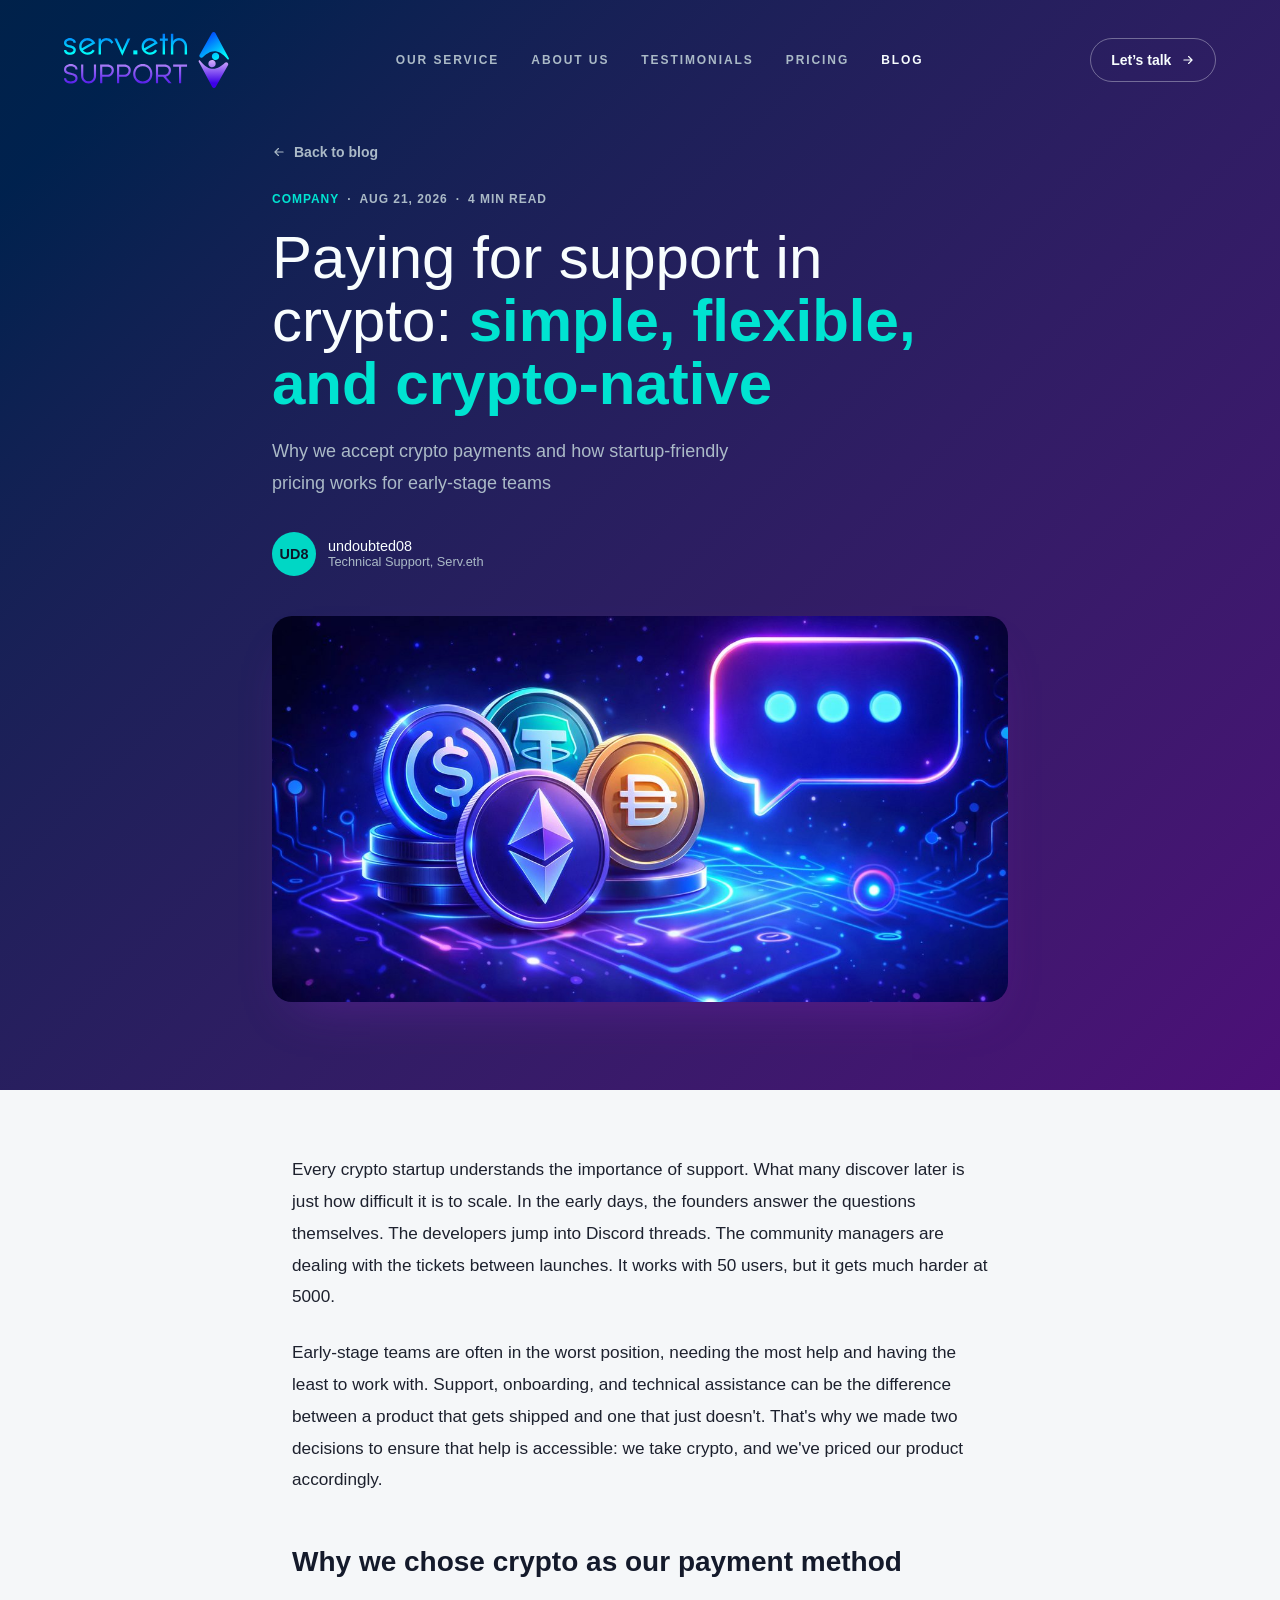
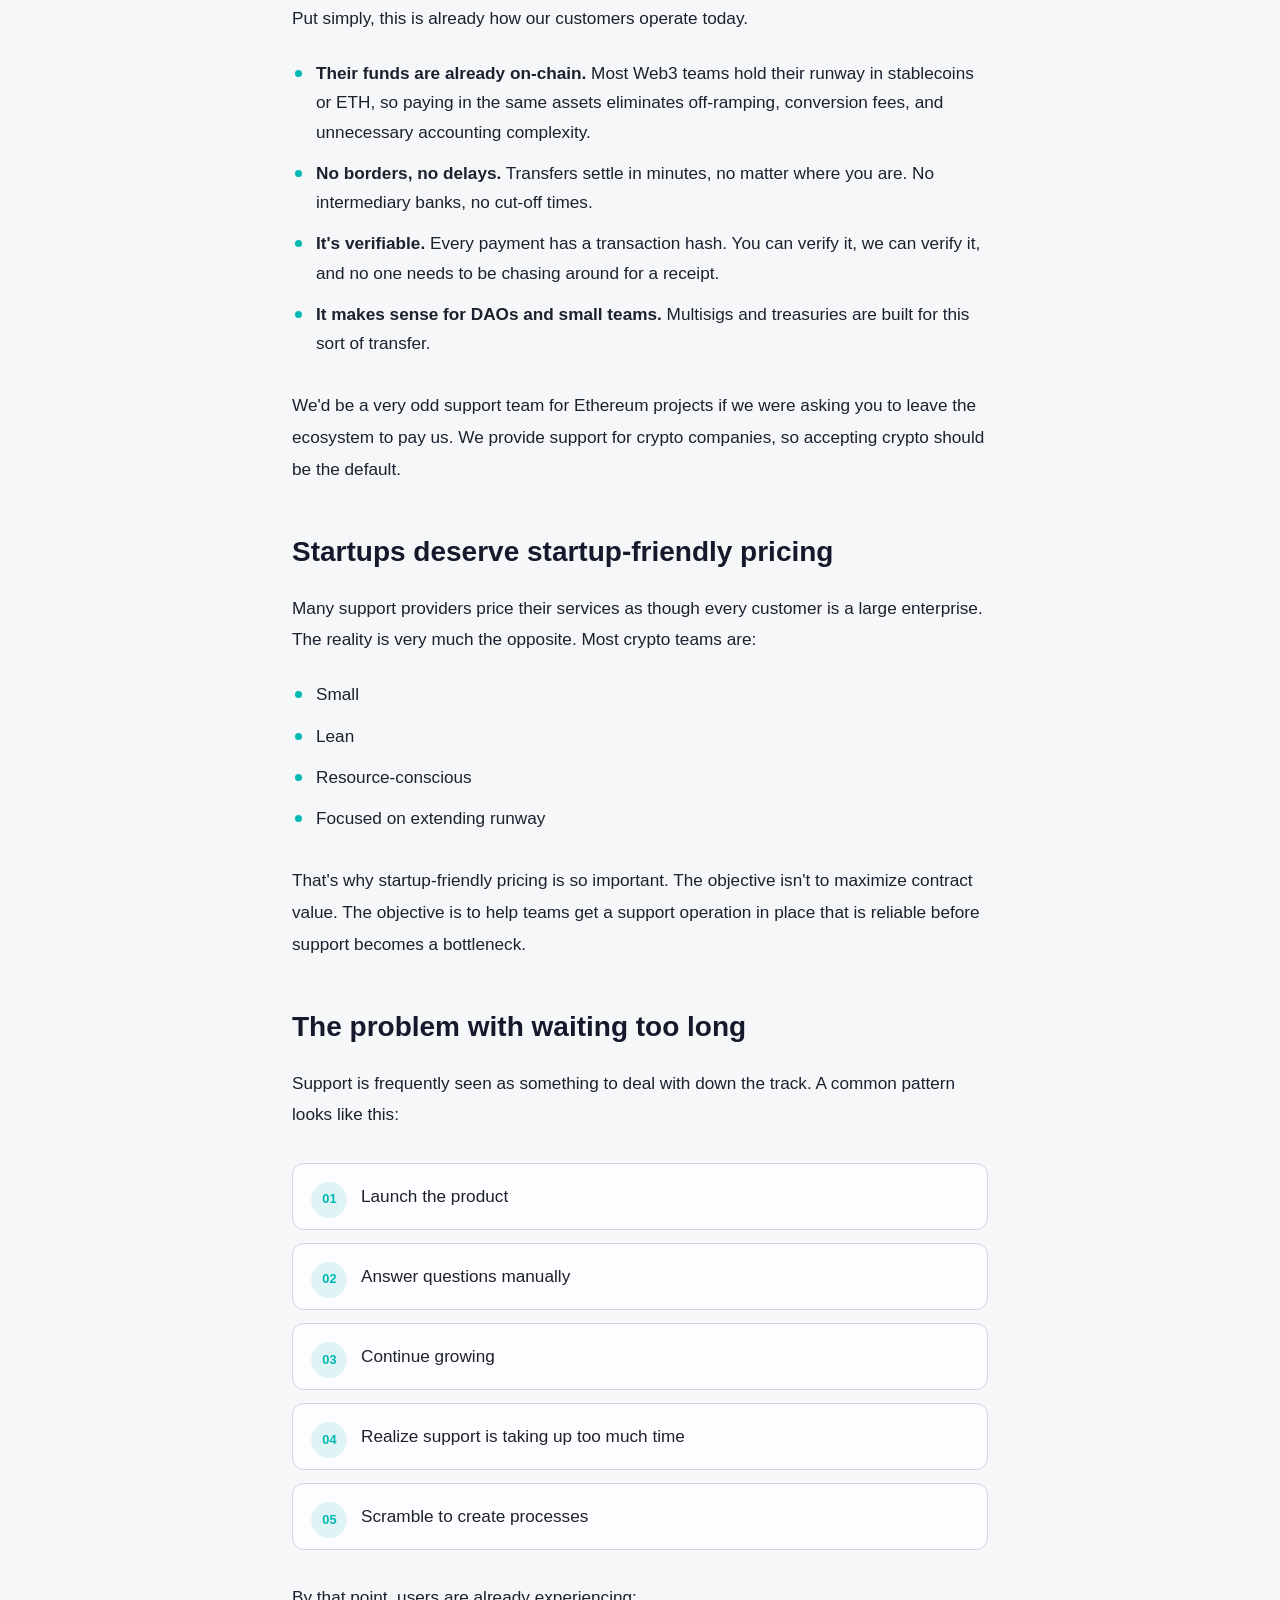
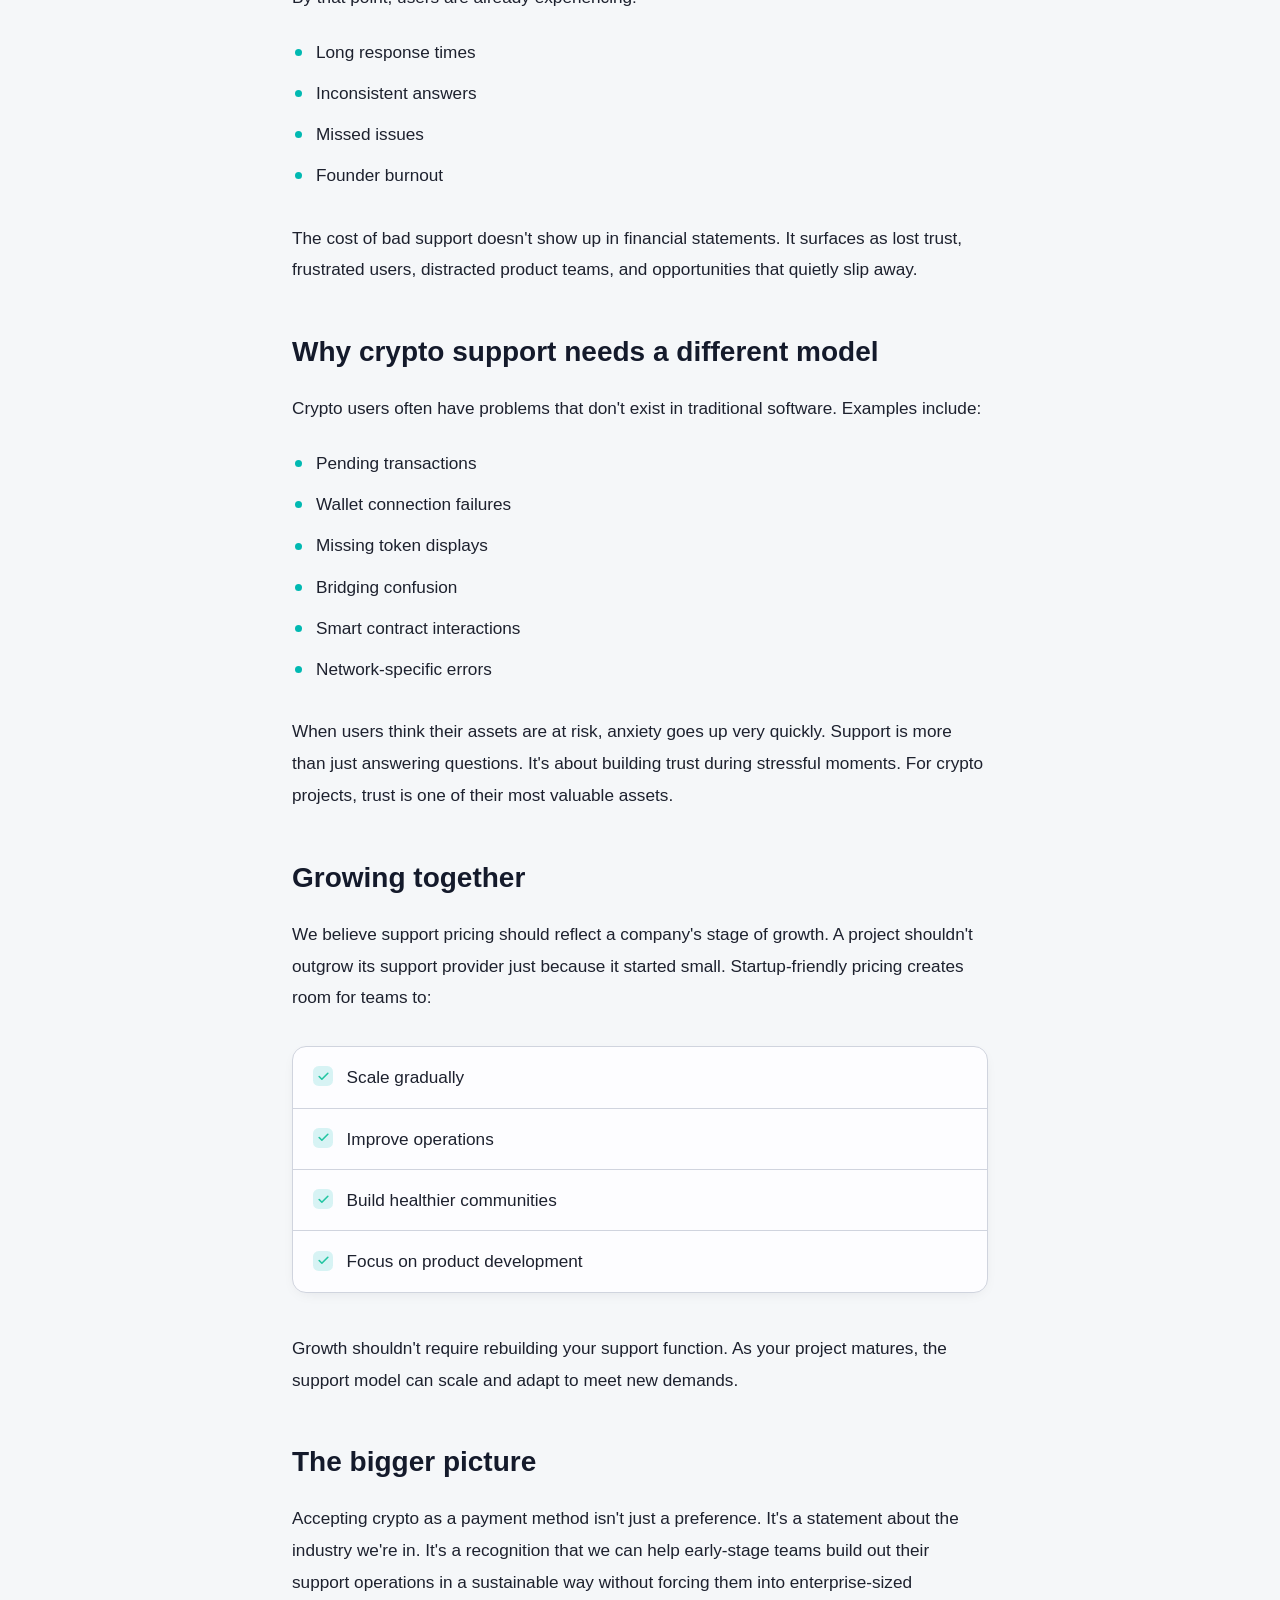
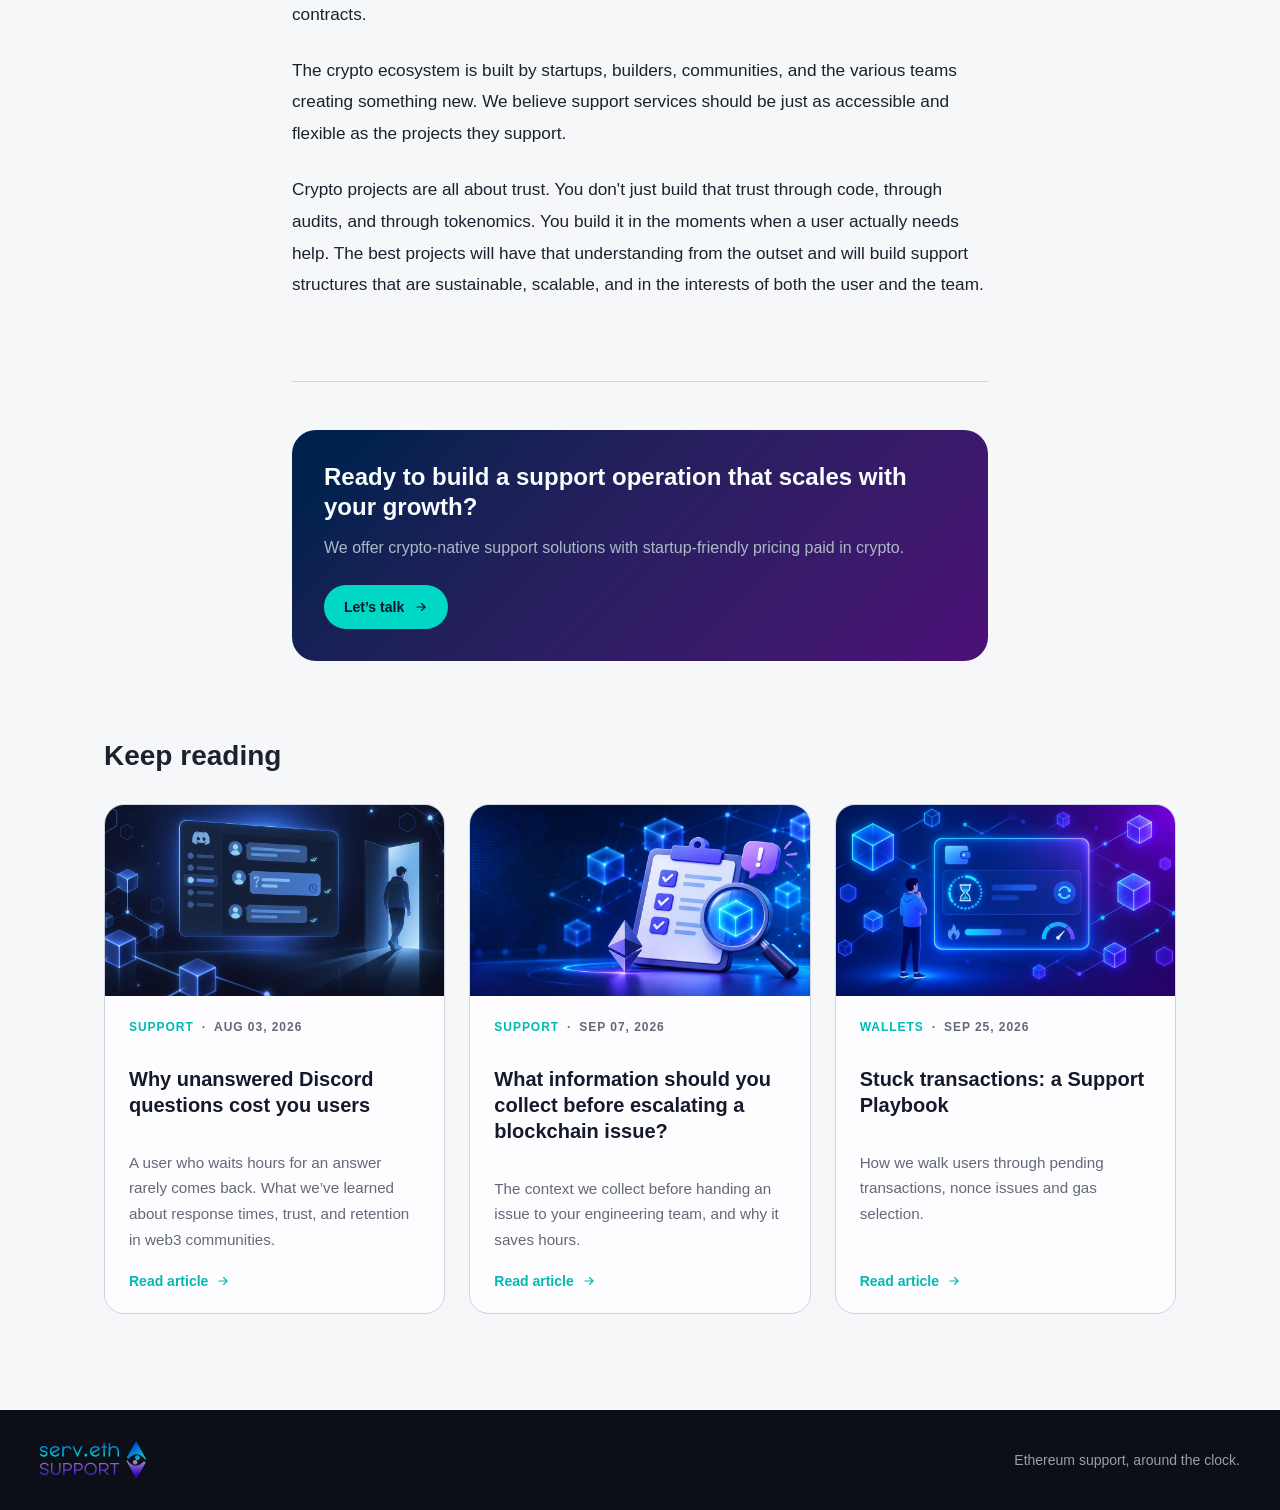
<file: blog/paying-for-support-in-crypto.html>
<!doctype html>
<html lang="en">
	<head>
		<meta charset="utf-8">
		<meta name="viewport" content="width=device-width, initial-scale=1">
		<meta name="description" content="Why we accept crypto payments and price support for early-stage crypto startups, and why waiting too long to build support costs teams trust and runway." />
		<meta name="author" content="Serv.eth" />
		<meta property="og:type" content="article" />
		<meta property="og:title" content="Paying for Support in Crypto: Simple, Flexible, and Crypto-Native — Serv.eth Blog" />
		<meta property="og:description" content="Why we accept crypto payments and price support for early-stage crypto startups." />
		<meta property="og:image" content="https://serveth.support/img/blog/paying-support-cover.jpg" />
		<meta name="twitter:card" content="summary_large_image" />

		<link rel="icon" href="../img/favicon.png" type="image/png">
		<link rel="stylesheet" href="../styles.css" />
		<link rel="stylesheet" href="blog.css" />

		<title>Paying for Support in Crypto — Serv.eth Blog</title>
	</head>
	<body>
		<header class="blog-hero">
			<nav class="nav" aria-label="Primary navigation">
				<a href="../" aria-label="Serv.eth home">
					<img class="nav-logo" src="../img/logo.svg" alt="Serv.eth" />
				</a>
				<div class="nav-links">
					<a class="nav-link" href="../#service">Our service</a>
					<a class="nav-link" href="../#about">About us</a>
					<a class="nav-link" href="../#testimonials">Testimonials</a>
					<a class="nav-link" href="../#pricing">Pricing</a>
					<a class="nav-link is-active" href="./" aria-current="page">Blog</a>
				</div>
				<a class="outline-button" href="../#contact">
					Let’s talk
					<svg class="icon" viewBox="0 0 24 24" aria-hidden="true"><path d="M5 12h14M13 6l6 6-6 6" /></svg>
				</a>
			</nav>
			<div class="blog-hero-inner article-header">
				<a class="back-link" href="./">
					<svg class="icon" viewBox="0 0 24 24" aria-hidden="true"><path d="M19 12H5M11 18l-6-6 6-6" /></svg>
					Back to blog
				</a>
				<p class="post-meta"><span class="post-category">Company</span><span>·</span><time datetime="2026-08-21">Aug 21, 2026</time><span>·</span><span>4 min read</span></p>
				<h1 class="hero-title">Paying for support in crypto: <strong>simple, flexible, and crypto-native</strong></h1>
				<p class="hero-sub">Why we accept crypto payments and how startup-friendly pricing works for early-stage teams</p>
				<div class="author">
					<span class="author-avatar" aria-hidden="true">UD8</span>
					<div>
						<p>undoubted08</p>
						<p class="author-role">Technical Support, Serv.eth</p>
					</div>
				</div>
				<figure class="hero-cover">
					<img class="cover-photo" src="../img/blog/paying-support.jpg" alt="Cryptocurrency coins, including Ethereum, Tether, and USDC, beside a glowing chat bubble, representing crypto payment support" width="1200" height="630" />
				</figure>
			</div>
		</header>

		<main>
			<article class="article">
				<p>Every crypto startup understands the importance of support. What many discover later is just how difficult it is to scale. In the early days, the founders answer the questions themselves. The developers jump into Discord threads. The community managers are dealing with the tickets between launches. It works with 50 users, but it gets much harder at 5000.</p>
				<p>Early-stage teams are often in the worst position, needing the most help and having the least to work with. Support, onboarding, and technical assistance can be the difference between a product that gets shipped and one that just doesn't. That's why we made two decisions to ensure that help is accessible: we take crypto, and we've priced our product accordingly.</p>

				<h2>Why we chose crypto as our payment method</h2>
				<p>Put simply, this is already how our customers operate today.</p>
				<ul>
					<li><strong>Their funds are already on-chain.</strong> Most Web3 teams hold their runway in stablecoins or ETH, so paying in the same assets eliminates off-ramping, conversion fees, and unnecessary accounting complexity.</li>
					<li><strong>No borders, no delays.</strong> Transfers settle in minutes, no matter where you are. No intermediary banks, no cut-off times.</li>
					<li><strong>It's verifiable.</strong> Every payment has a transaction hash. You can verify it, we can verify it, and no one needs to be chasing around for a receipt.</li>
					<li><strong>It makes sense for DAOs and small teams.</strong> Multisigs and treasuries are built for this sort of transfer.</li>
				</ul>
				<p>We'd be a very odd support team for Ethereum projects if we were asking you to leave the ecosystem to pay us. We provide support for crypto companies, so accepting crypto should be the default.</p>

				<h2>Startups deserve startup-friendly pricing</h2>
				<p>Many support providers price their services as though every customer is a large enterprise. The reality is very much the opposite. Most crypto teams are:</p>
				<ul>
					<li>Small</li>
					<li>Lean</li>
					<li>Resource-conscious</li>
					<li>Focused on extending runway</li>
				</ul>
				<p>That's why startup-friendly pricing is so important. The objective isn't to maximize contract value. The objective is to help teams get a support operation in place that is reliable before support becomes a bottleneck.</p>

				<h2>The problem with waiting too long</h2>
				<p>Support is frequently seen as something to deal with down the track. A common pattern looks like this:</p>
				<ol>
					<li>Launch the product</li>
					<li>Answer questions manually</li>
					<li>Continue growing</li>
					<li>Realize support is taking up too much time</li>
					<li>Scramble to create processes</li>
				</ol>
				<p>By that point, users are already experiencing:</p>
				<ul>
					<li>Long response times</li>
					<li>Inconsistent answers</li>
					<li>Missed issues</li>
					<li>Founder burnout</li>
				</ul>
				<p>The cost of bad support doesn't show up in financial statements. It surfaces as lost trust, frustrated users, distracted product teams, and opportunities that quietly slip away.</p>

				<h2>Why crypto support needs a different model</h2>
				<p>Crypto users often have problems that don't exist in traditional software. Examples include:</p>
				<ul>
					<li>Pending transactions</li>
					<li>Wallet connection failures</li>
					<li>Missing token displays</li>
					<li>Bridging confusion</li>
					<li>Smart contract interactions</li>
					<li>Network-specific errors</li>
				</ul>
				<p>When users think their assets are at risk, anxiety goes up very quickly. Support is more than just answering questions. It's about building trust during stressful moments. For crypto projects, trust is one of their most valuable assets.</p>

				<h2>Growing together</h2>
				<p>We believe support pricing should reflect a company's stage of growth. A project shouldn't outgrow its support provider just because it started small. Startup-friendly pricing creates room for teams to:</p>
				<ul class="checklist">
					<li>Scale gradually</li>
					<li>Improve operations</li>
					<li>Build healthier communities</li>
					<li>Focus on product development</li>
				</ul>
				<p>Growth shouldn't require rebuilding your support function. As your project matures, the support model can scale and adapt to meet new demands.</p>

				<h2>The bigger picture</h2>
				<p>Accepting crypto as a payment method isn't just a preference. It's a statement about the industry we're in. It's a recognition that we can help early-stage teams build out their support operations in a sustainable way without forcing them into enterprise-sized contracts.</p>
				<p>The crypto ecosystem is built by startups, builders, communities, and the various teams creating something new. We believe support services should be just as accessible and flexible as the projects they support.</p>
				<p>Crypto projects are all about trust. You don't just build that trust through code, through audits, and through tokenomics. You build it in the moments when a user actually needs help. The best projects will have that understanding from the outset and will build support structures that are sustainable, scalable, and in the interests of both the user and the team.</p>				
			</article>
			<div class="article-footer">
				<aside class="article-cta">
					<h2>Ready to build a support operation that scales with your growth?</h2>
					<p>We offer crypto-native support solutions with startup-friendly pricing paid in crypto.</p>
					<a class="primary-button" href="../#contact">
						Let’s talk
						<svg class="icon" viewBox="0 0 24 24" aria-hidden="true"><path d="M5 12h14M13 6l6 6-6 6" /></svg>
					</a>
				</aside>
			</div>

			<section class="related" aria-labelledby="related-title">
				<h2 id="related-title" class="section-title">Keep reading</h2>
				<div class="post-grid">
					<article class="post-card">
						<a class="post-cover" href="why-unanswered-discord-questions-cost-you-users.html" tabindex="-1" aria-hidden="true">
							<img class="cover-photo" src="../img/blog/discord-unanswered-hero.jpg" alt="" loading="lazy" />
						</a>
						<div class="post-card-body">
							<p class="post-meta"><span class="post-category">Support</span><span>·</span><time datetime="2026-08-03">Aug 03, 2026</time></p>
							<h3 class="post-title"><a href="why-unanswered-discord-questions-cost-you-users.html">Why unanswered Discord questions cost you users</a></h3>
							<p class="post-excerpt">A user who waits hours for an answer rarely comes back. What we’ve learned about response times, trust, and retention in web3 communities.</p>
							<a class="read-more" href="why-unanswered-discord-questions-cost-you-users.html">
								Read article
								<svg class="icon" viewBox="0 0 24 24" aria-hidden="true"><path d="M5 12h14M13 6l6 6-6 6" /></svg>
							</a>
						</div>
					</article>
					<article class="post-card">
						<a class="post-cover" href="blockchain-issue-escalation-checklist.html" tabindex="-1" aria-hidden="true">
							<img class="cover-photo" src="../img/blog/blockchain-support-checklist.jpg" alt="" loading="lazy" />
						</a>
						<div class="post-card-body">
							<p class="post-meta"><span class="post-category">Support</span><span>·</span><time datetime="2026-09-07">Sep 07, 2026</time></p>
							<h3 class="post-title"><a href="blockchain-issue-escalation-checklist.html">What information should you collect before escalating a blockchain issue?</a></h3>
							<p class="post-excerpt">The context we collect before handing an issue to your engineering team, and why it saves hours.</p>
							<a class="read-more" href="blockchain-issue-escalation-checklist.html">
								Read article
								<svg class="icon" viewBox="0 0 24 24" aria-hidden="true"><path d="M5 12h14M13 6l6 6-6 6" /></svg>
							</a>
						</div>
					</article>
					<article class="post-card">
						<a class="post-cover" href="stuck-crypto-transactions.html" tabindex="-1" aria-hidden="true">
							<img class="cover-photo" src="../img/blog/stuck-transactions.jpg" alt="" loading="lazy" />
						</a>
						<div class="post-card-body">
							<p class="post-meta"><span class="post-category">Wallets</span><span>·</span><time datetime="2026-09-25">Sep 25, 2026</time></p>
							<h3 class="post-title"><a href="stuck-crypto-transactions.html">Stuck transactions: a Support Playbook</a></h3>
							<p class="post-excerpt">How we walk users through pending transactions, nonce issues and gas selection.</p>
							<a class="read-more" href="stuck-crypto-transactions.html">
								Read article
								<svg class="icon" viewBox="0 0 24 24" aria-hidden="true"><path d="M5 12h14M13 6l6 6-6 6" /></svg>
							</a>
						</div>
					</article>
				</div>
			</section>
		</main>

		<footer class="footer">
			<img src="../img/logo.svg" alt="Serv.eth" />
			<p>Ethereum support, around the clock.</p>
		</footer>
	</body>
</html>
</file>
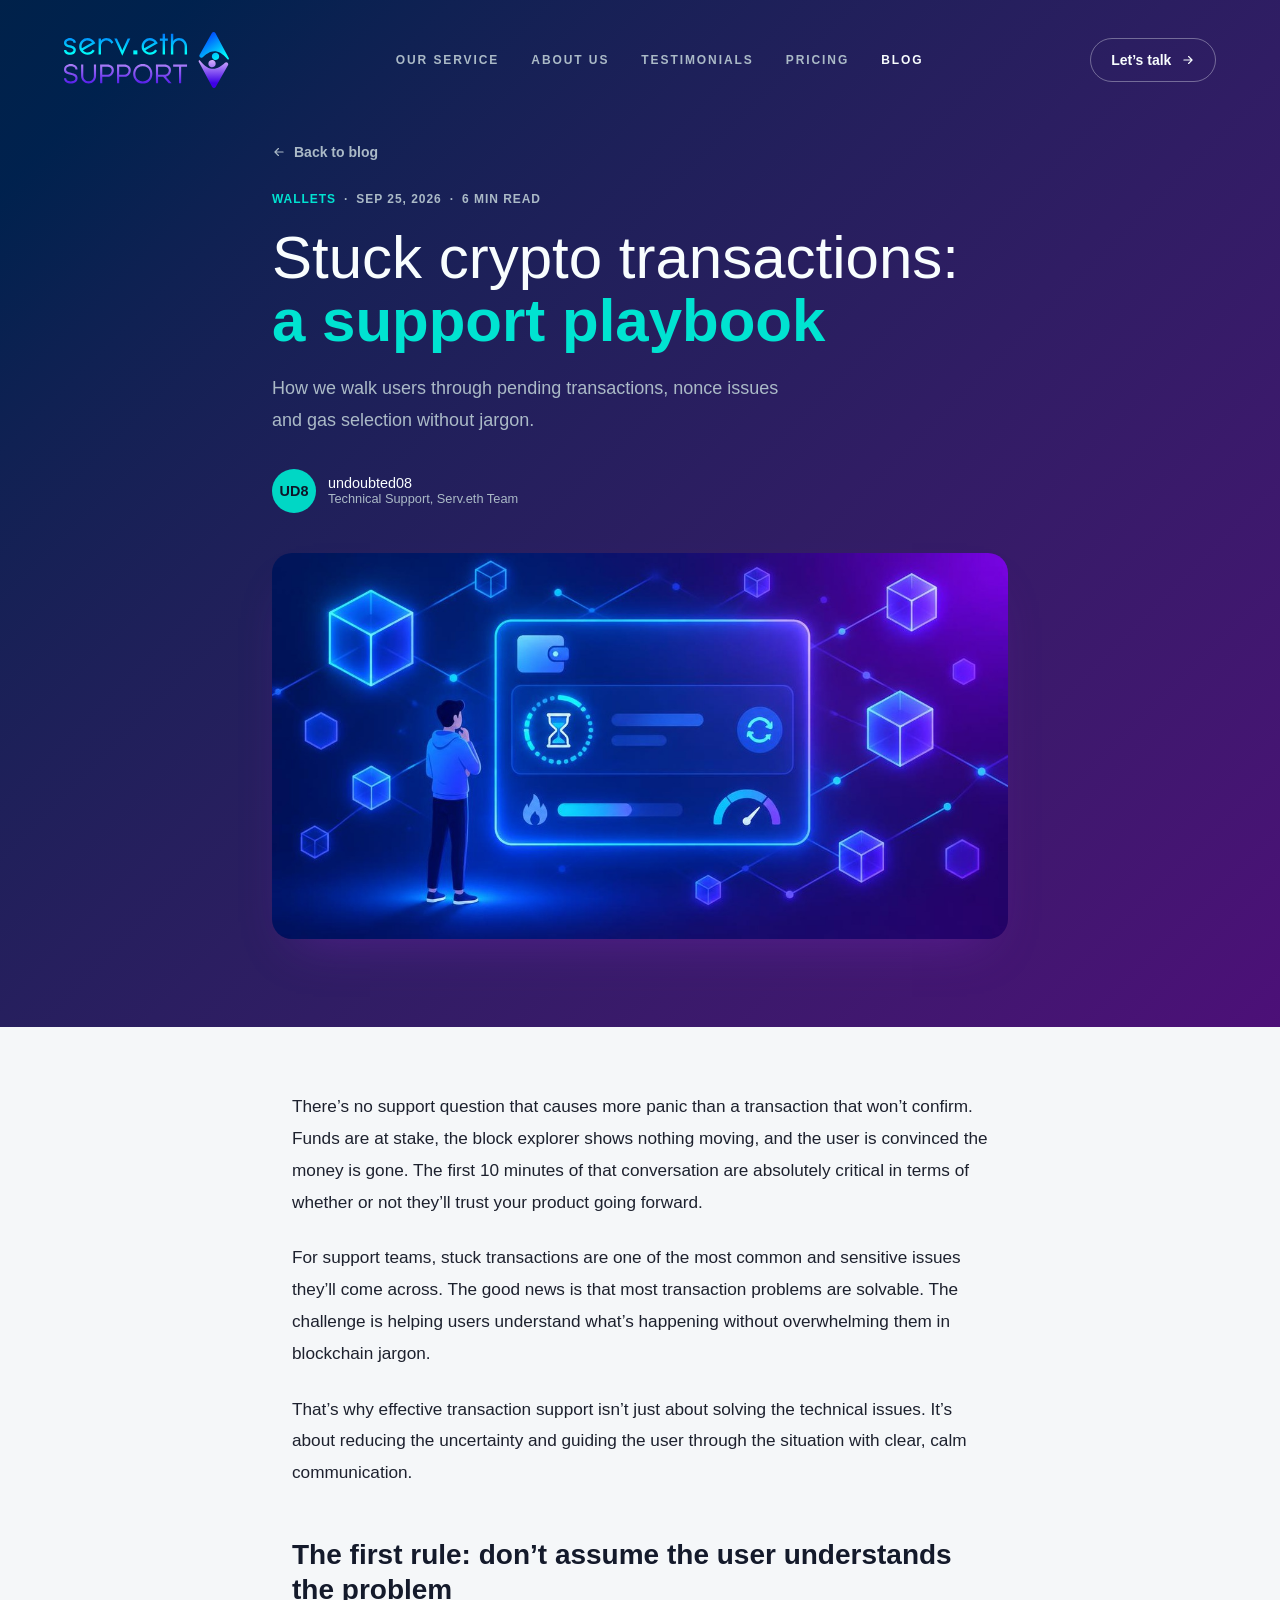
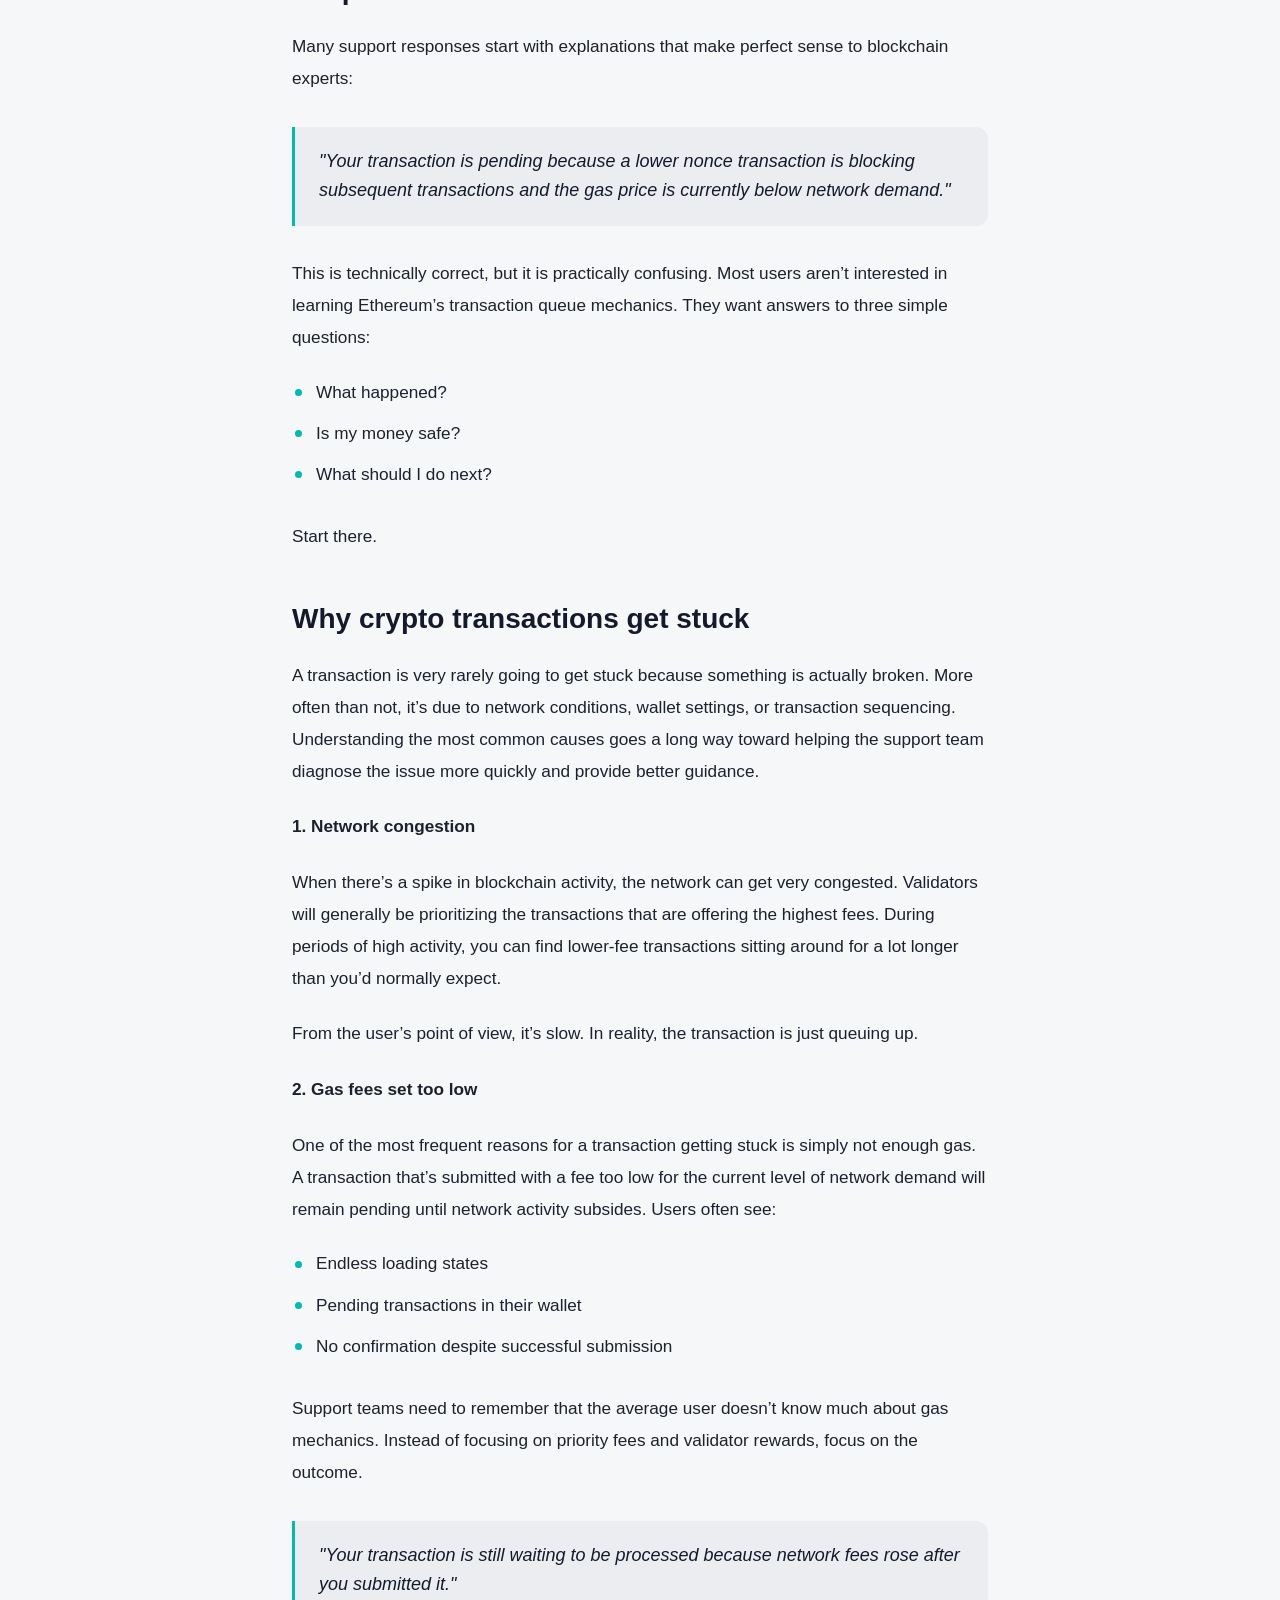
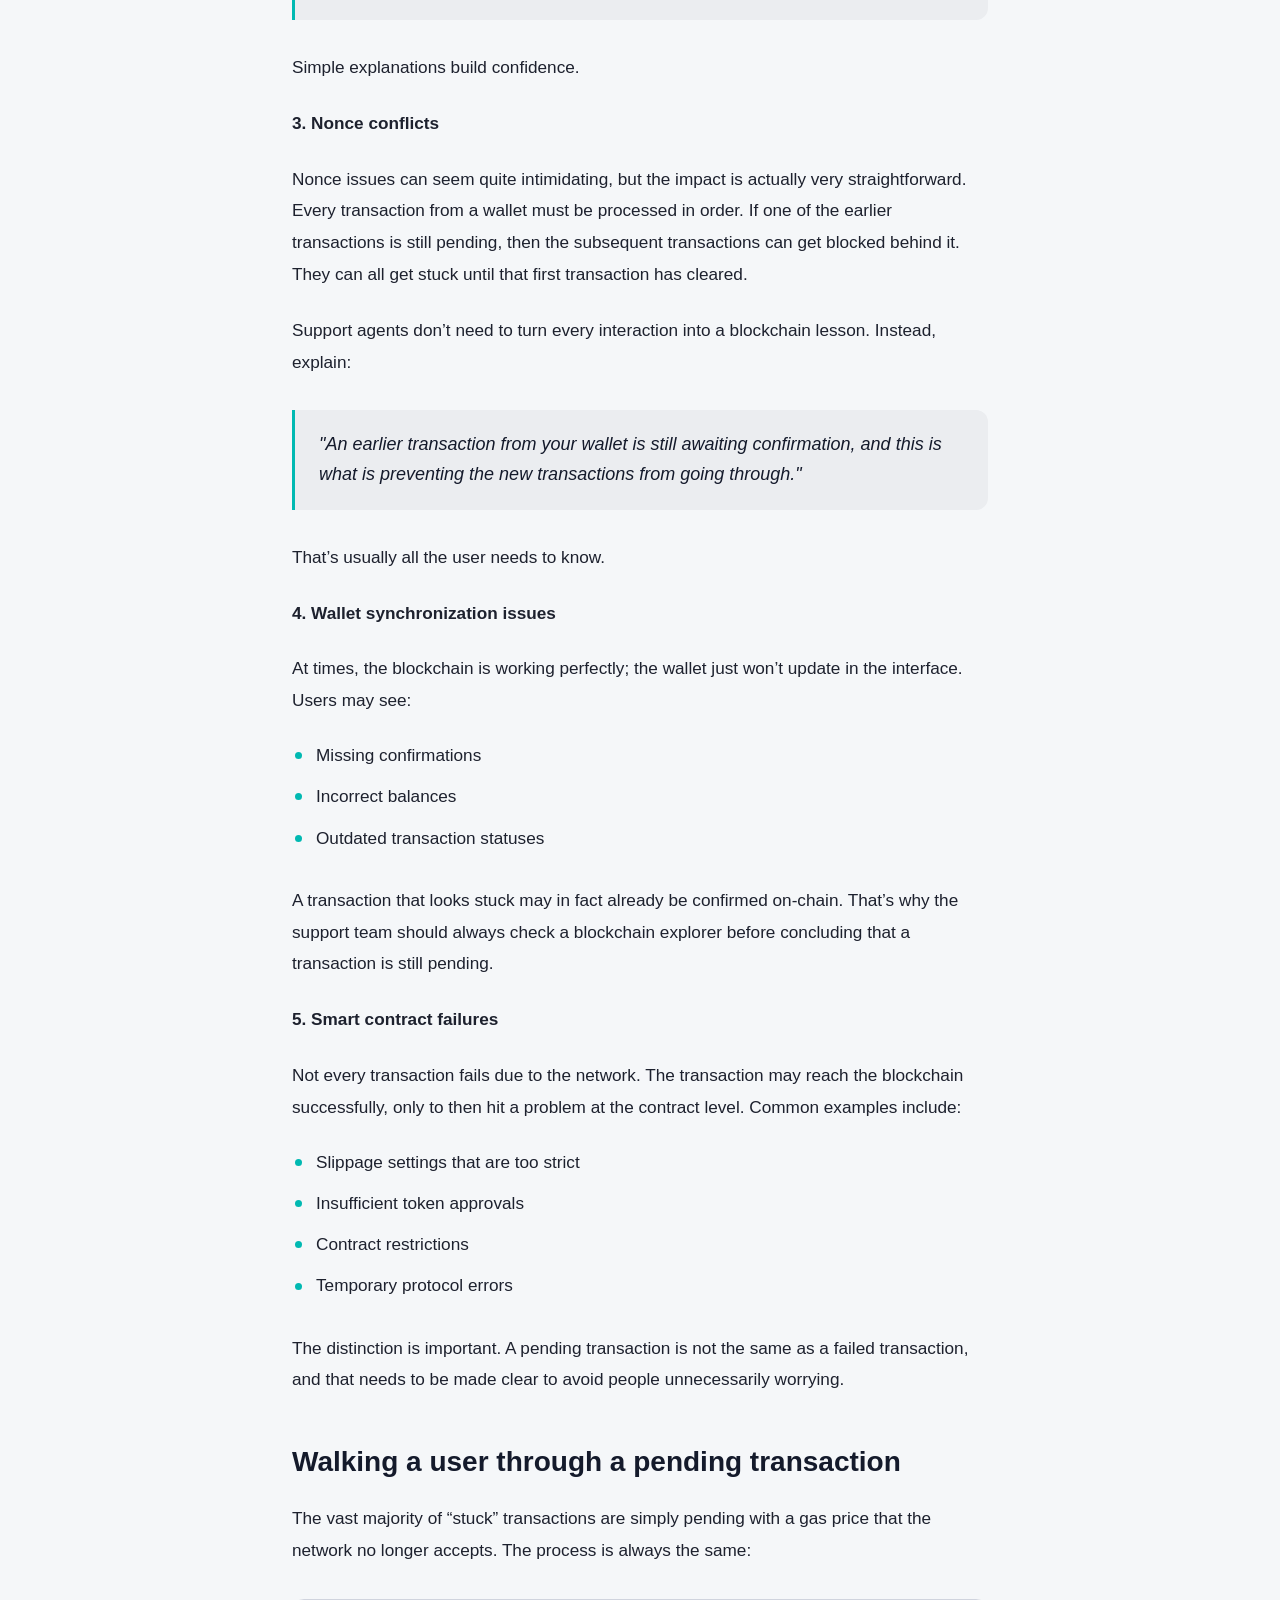
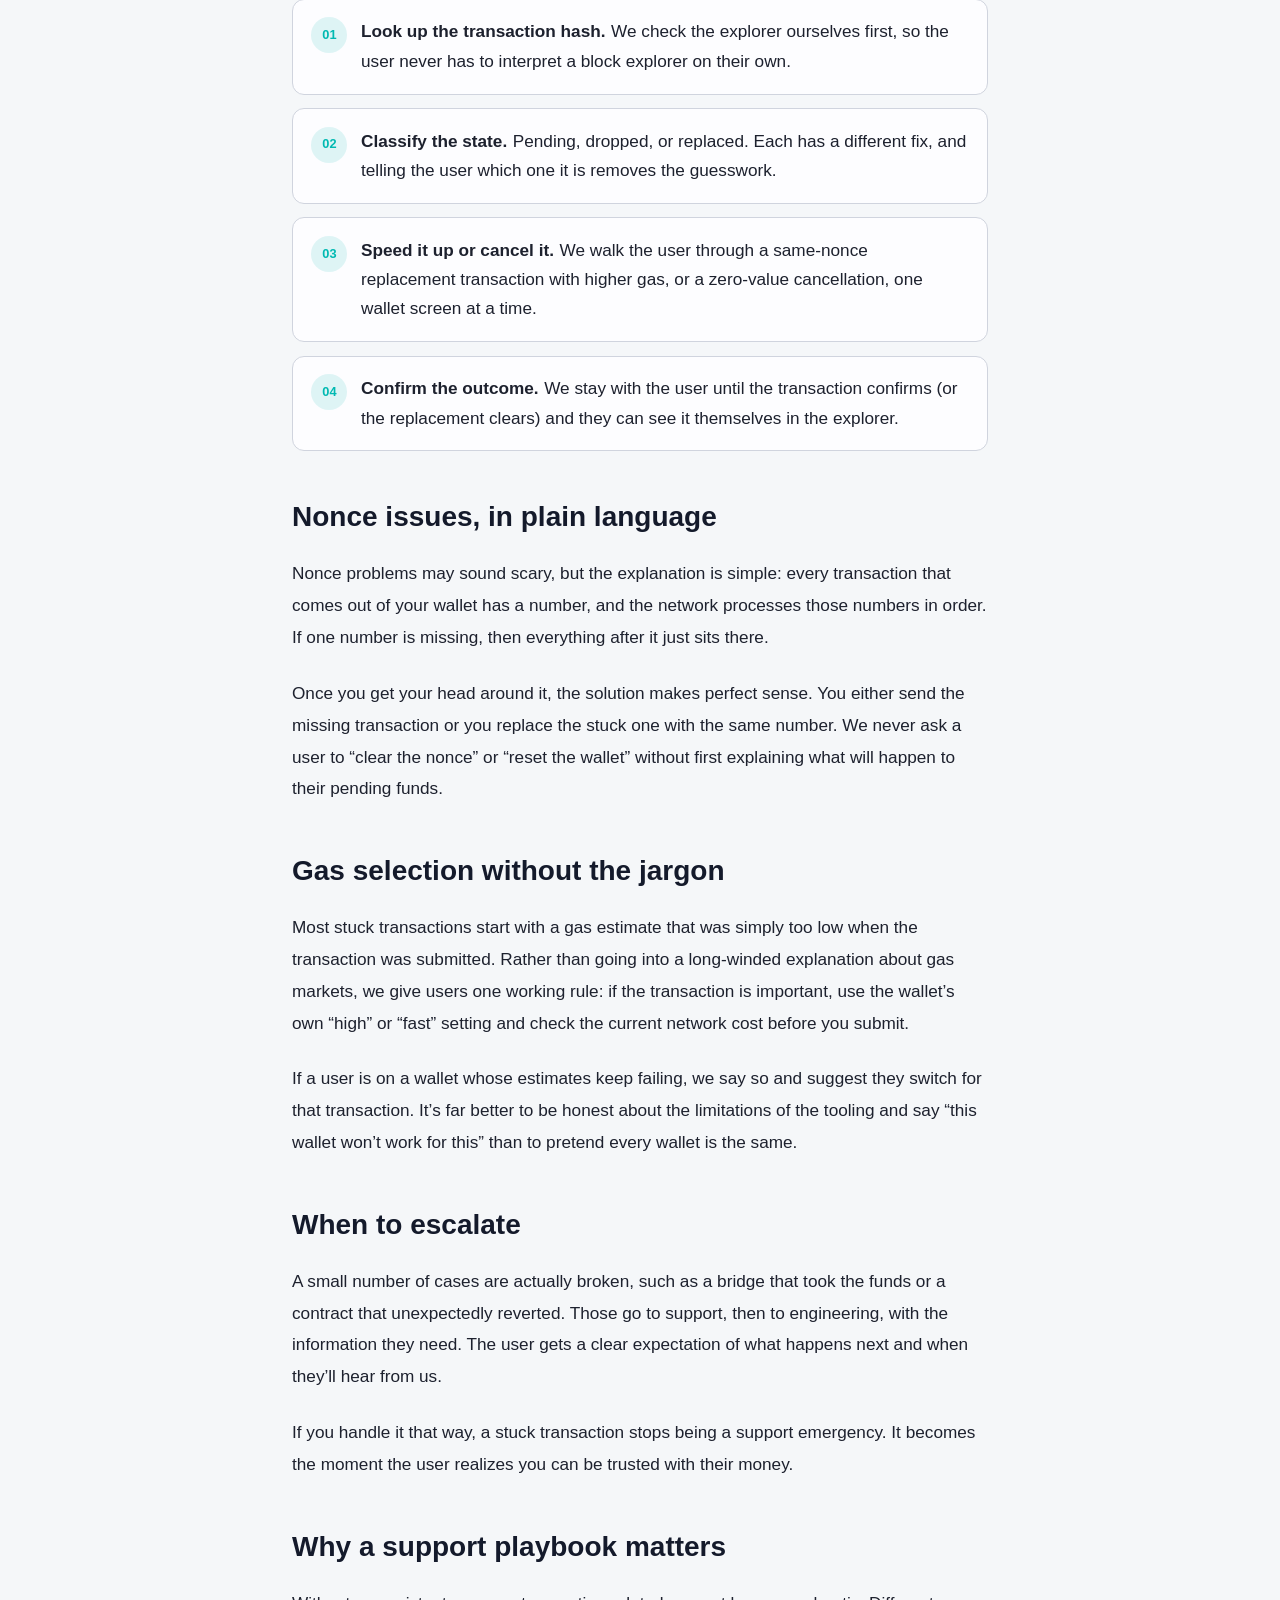
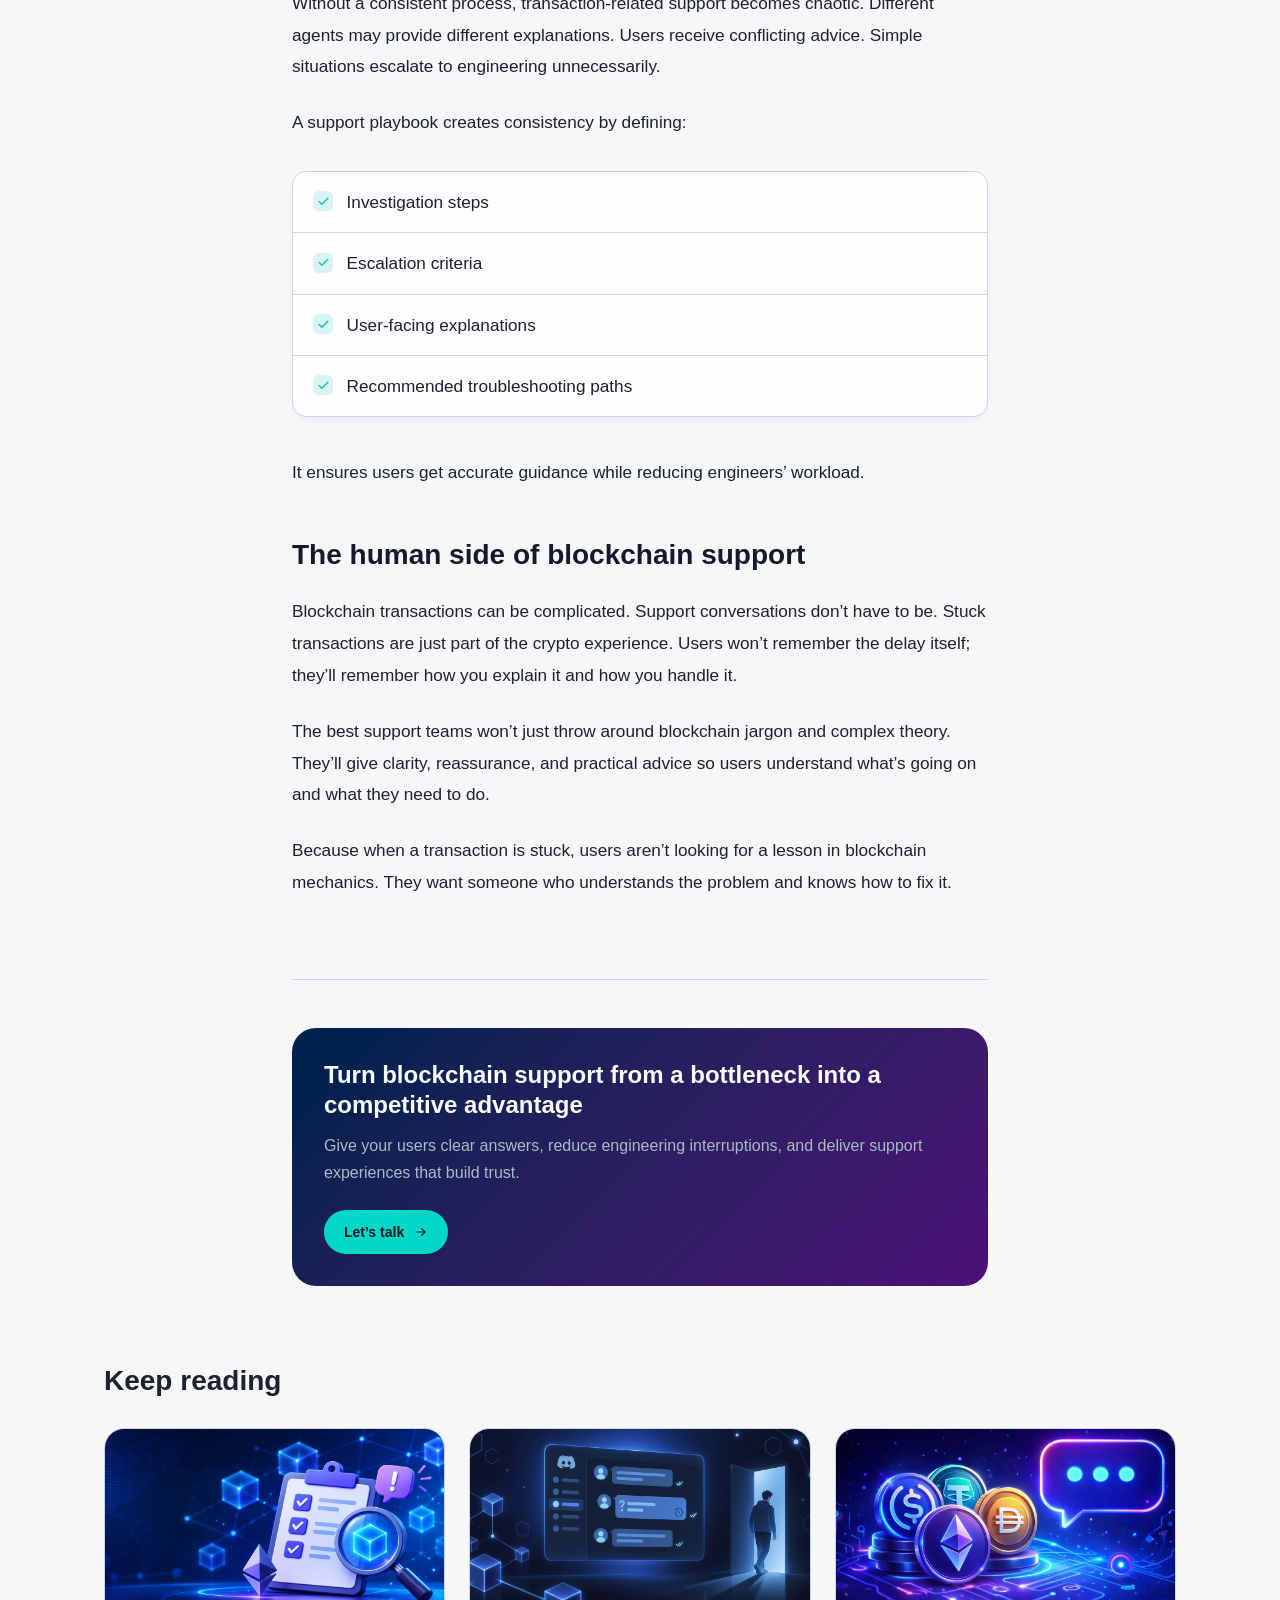
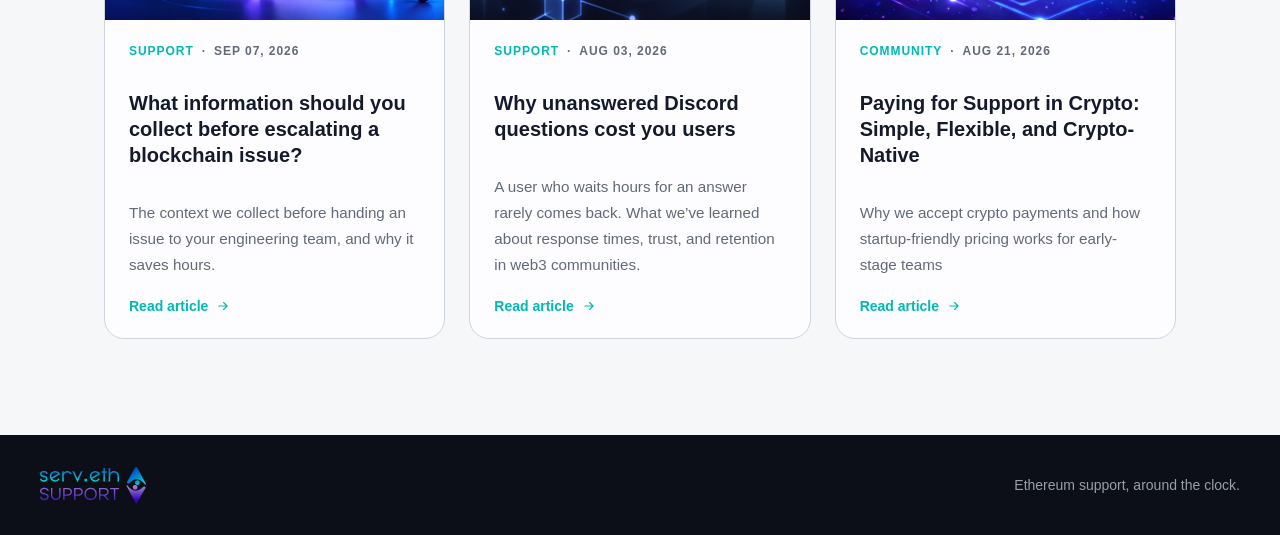
<file: blog/stuck-crypto-transactions.html>
<!doctype html>
<html lang="en">
	<head>
		<meta charset="utf-8">
		<meta name="viewport" content="width=device-width, initial-scale=1">
		<meta name="description" content="Why crypto transactions get stuck, how to tell pending from failed, and how support teams can explain it to users calmly without blockchain jargon." />
		<meta name="author" content="Serv.eth" />
		<meta property="og:type" content="article" />
		<meta property="og:title" content="Stuck Crypto Transactions: a Support Playbook — Serv.eth Blog" />
		<meta property="og:description" content="Why crypto transactions get stuck, how to tell pending from failed, and how support teams can explain it to users calmly without blockchain jargon." />
		<meta name="twitter:card" content="summary" />

		<link rel="icon" href="../img/favicon.png" type="image/png">
		<link rel="stylesheet" href="../styles.css" />
		<link rel="stylesheet" href="blog.css" />

		<title>Stuck Crypto Transactions: a Support Playbook | Serv.eth — Serv.eth Blog</title>
	</head>
	<body>
		<header class="blog-hero">
			<nav class="nav" aria-label="Primary navigation">
				<a href="../" aria-label="Serv.eth home">
					<img class="nav-logo" src="../img/logo.svg" alt="Serv.eth" />
				</a>
				<div class="nav-links">
					<a class="nav-link" href="../#service">Our service</a>
					<a class="nav-link" href="../#about">About us</a>
					<a class="nav-link" href="../#testimonials">Testimonials</a>
					<a class="nav-link" href="../#pricing">Pricing</a>
					<a class="nav-link is-active" href="./" aria-current="page">Blog</a>
				</div>
				<a class="outline-button" href="../#contact">
					Let’s talk
					<svg class="icon" viewBox="0 0 24 24" aria-hidden="true"><path d="M5 12h14M13 6l6 6-6 6" /></svg>
				</a>
			</nav>
			<div class="blog-hero-inner article-header">
				<a class="back-link" href="./">
					<svg class="icon" viewBox="0 0 24 24" aria-hidden="true"><path d="M19 12H5M11 18l-6-6 6-6" /></svg>
					Back to blog
				</a>
				<p class="post-meta"><span class="post-category">Wallets</span><span>·</span><time datetime="2026-09-25">Sep 25, 2026</time><span>·</span><span>6 min read</span></p>
				<h1 class="hero-title">Stuck crypto transactions: <strong>a support playbook</strong></h1>
				<p class="hero-sub">How we walk users through pending transactions, nonce issues and gas selection without jargon.</p>
				<div class="author">
					<span class="author-avatar" aria-hidden="true">UD8</span>
					<div>
						<p>undoubted08</p>
						<p class="author-role">Technical Support, Serv.eth Team</p>
					</div>
				</div>
				<figure class="hero-cover">
					<img class="cover-photo" src="../img/blog/stuck-transactions.jpg" alt="A person in a hoodie stands thinking in front of a glowing wallet panel showing an hourglass, a refresh icon, and a gas gauge, with blockchain cubes on a blue and purple background" width="1200" height="630" />
				</figure>
			</div>
		</header>

		<main>
			<article class="article">

				<p>There’s no support question that causes more panic than a transaction that won’t confirm. Funds are at stake, the block explorer shows nothing moving, and the user is convinced the money is gone. The first 10 minutes of that conversation are absolutely critical in terms of whether or not they’ll trust your product going forward.</p>
				<p>For support teams, stuck transactions are one of the most common and sensitive issues they’ll come across. The good news is that most transaction problems are solvable. The challenge is helping users understand what’s happening without overwhelming them in blockchain jargon.</p>
				<p>That’s why effective transaction support isn’t just about solving the technical issues. It’s about reducing the uncertainty and guiding the user through the situation with clear, calm communication.</p>

				<h2>The first rule: don’t assume the user understands the problem</h2>
				<p>Many support responses start with explanations that make perfect sense to blockchain experts:</p>
				<blockquote>"Your transaction is pending because a lower nonce transaction is blocking subsequent transactions and the gas price is currently below network demand."</blockquote>
				<p>This is technically correct, but it is practically confusing. Most users aren’t interested in learning Ethereum’s transaction queue mechanics. They want answers to three simple questions:</p>
				<ul>
					<li>What happened?</li>
					<li>Is my money safe?</li>
					<li>What should I do next?</li>
				</ul>
				<p>Start there.</p>

				<h2>Why crypto transactions get stuck</h2>
				<p>A transaction is very rarely going to get stuck because something is actually broken. More often than not, it’s due to network conditions, wallet settings, or transaction sequencing. Understanding the most common causes goes a long way toward helping the support team diagnose the issue more quickly and provide better guidance.</p>

				<h4>1. Network congestion</h4>
				<p>When there’s a spike in blockchain activity, the network can get very congested. Validators will generally be prioritizing the transactions that are offering the highest fees. During periods of high activity, you can find lower-fee transactions sitting around for a lot longer than you’d normally expect.</p>
				<p>From the user’s point of view, it’s slow. In reality, the transaction is just queuing up.</p>

				<h4>2. Gas fees set too low</h4>
				<p>One of the most frequent reasons for a transaction getting stuck is simply not enough gas. A transaction that’s submitted with a fee too low for the current level of network demand will remain pending until network activity subsides. Users often see:</p>
				<ul>
					<li>Endless loading states</li>
					<li>Pending transactions in their wallet</li>
					<li>No confirmation despite successful submission</li>
				</ul>
				<p>Support teams need to remember that the average user doesn’t know much about gas mechanics. Instead of focusing on priority fees and validator rewards, focus on the outcome.</p>
				<blockquote>"Your transaction is still waiting to be processed because network fees rose after you submitted it."</blockquote>
				<p>Simple explanations build confidence.</p>

				<h4>3. Nonce conflicts</h4>
				<p>Nonce issues can seem quite intimidating, but the impact is actually very straightforward. Every transaction from a wallet must be processed in order. If one of the earlier transactions is still pending, then the subsequent transactions can get blocked behind it. They can all get stuck until that first transaction has cleared.</p>
				<p>Support agents don’t need to turn every interaction into a blockchain lesson. Instead, explain:</p>
				<blockquote>"An earlier transaction from your wallet is still awaiting confirmation, and this is what is preventing the new transactions from going through."</blockquote>
				<p>That’s usually all the user needs to know.</p>

				<h4>4. Wallet synchronization issues</h4>
				<p>At times, the blockchain is working perfectly; the wallet just won’t update in the interface. Users may see:</p>
				<ul>
					<li>Missing confirmations</li>
					<li>Incorrect balances</li>
					<li>Outdated transaction statuses</li>
				</ul>
				<p>A transaction that looks stuck may in fact already be confirmed on-chain. That’s why the support team should always check a blockchain explorer before concluding that a transaction is still pending.</p>

				<h4>5. Smart contract failures</h4>
				<p>Not every transaction fails due to the network. The transaction may reach the blockchain successfully, only to then hit a problem at the contract level. Common examples include:</p>
				<ul>
					<li>Slippage settings that are too strict</li>
					<li>Insufficient token approvals</li>
					<li>Contract restrictions</li>
					<li>Temporary protocol errors</li>
				</ul>
				<p>The distinction is important. A pending transaction is not the same as a failed transaction, and that needs to be made clear to avoid people unnecessarily worrying.</p>

				<h2>Walking a user through a pending transaction</h2>
				<p>The vast majority of “stuck” transactions are simply pending with a gas price that the network no longer accepts. The process is always the same:</p>
				<ol>
					<li><strong>Look up the transaction hash.</strong>We check the explorer ourselves first, so the user never has to interpret a block explorer on their own.</li>
					<li><strong>Classify the state.</strong>Pending, dropped, or replaced. Each has a different fix, and telling the user which one it is removes the guesswork.</li>
					<li><strong>Speed it up or cancel it.</strong>We walk the user through a same-nonce replacement transaction with higher gas, or a zero-value cancellation, one wallet screen at a time.</li>
					<li><strong>Confirm the outcome.</strong>We stay with the user until the transaction confirms (or the replacement clears) and they can see it themselves in the explorer.</li>
				</ol>

				<h2>Nonce issues, in plain language</h2>
				<p>Nonce problems may sound scary, but the explanation is simple: every transaction that comes out of your wallet has a number, and the network processes those numbers in order. If one number is missing, then everything after it just sits there.</p>
				<p>Once you get your head around it, the solution makes perfect sense. You either send the missing transaction or you replace the stuck one with the same number. We never ask a user to “clear the nonce” or “reset the wallet” without first explaining what will happen to their pending funds.</p>

				<h2>Gas selection without the jargon</h2>
				<p>Most stuck transactions start with a gas estimate that was simply too low when the transaction was submitted. Rather than going into a long-winded explanation about gas markets, we give users one working rule: if the transaction is important, use the wallet’s own “high” or “fast” setting and check the current network cost before you submit.</p>
				<p>If a user is on a wallet whose estimates keep failing, we say so and suggest they switch for that transaction. It’s far better to be honest about the limitations of the tooling and say “this wallet won’t work for this” than to pretend every wallet is the same.</p>

				<h2>When to escalate</h2>
				<p>A small number of cases are actually broken, such as a bridge that took the funds or a contract that unexpectedly reverted. Those go to support, then to engineering, with the information they need. The user gets a clear expectation of what happens next and when they’ll hear from us.</p>
				<p>If you handle it that way, a stuck transaction stops being a support emergency. It becomes the moment the user realizes you can be trusted with their money.</p>

				<h2>Why a support playbook matters</h2>
				<p>Without a consistent process, transaction-related support becomes chaotic. Different agents may provide different explanations. Users receive conflicting advice. Simple situations escalate to engineering unnecessarily.</p>
				<p>A support playbook creates consistency by defining:</p>
				<ul class="checklist">
					<li>Investigation steps</li>
					<li>Escalation criteria</li>
					<li>User-facing explanations</li>
					<li>Recommended troubleshooting paths</li>
				</ul>
				<p>It ensures users get accurate guidance while reducing engineers’ workload.</p>

				<h2>The human side of blockchain support</h2>
				<p>Blockchain transactions can be complicated. Support conversations don’t have to be. Stuck transactions are just part of the crypto experience. Users won’t remember the delay itself; they’ll remember how you explain it and how you handle it.</p>
				<p>The best support teams won’t just throw around blockchain jargon and complex theory. They’ll give clarity, reassurance, and practical advice so users understand what’s going on and what they need to do.</p>
				<p>Because when a transaction is stuck, users aren’t looking for a lesson in blockchain mechanics. They want someone who understands the problem and knows how to fix it.</p>
			</article>

			<div class="article-footer">
				<aside class="article-cta">
					<h2>Turn blockchain support from a bottleneck into a competitive advantage</h2>
					<p>Give your users clear answers, reduce engineering interruptions, and deliver support experiences that build trust.</p>
					<a class="primary-button" href="../#contact">
						Let’s talk
						<svg class="icon" viewBox="0 0 24 24" aria-hidden="true"><path d="M5 12h14M13 6l6 6-6 6" /></svg>
					</a>
				</aside>
			</div>

			<section class="related" aria-labelledby="related-title">
				<h2 id="related-title" class="section-title">Keep reading</h2>
				<div class="post-grid">
					<article class="post-card">
						<a class="post-cover" href="blockchain-issue-escalation-checklist.html" tabindex="-1" aria-hidden="true">
							<img class="cover-photo" src="../img/blog/blockchain-support-checklist.jpg" alt="" loading="lazy" />
						</a>
						<div class="post-card-body">
							<p class="post-meta"><span class="post-category">Support</span><span>·</span><time datetime="2026-90-07">Sep 07, 2026</time></p>
							<h3 class="post-title"><a href="blockchain-issue-escalation-checklist.html">What information should you collect before escalating a blockchain issue?</a></h3>
							<p class="post-excerpt">The context we collect before handing an issue to your engineering team, and why it saves hours.</p>
							<a class="read-more" href="blockchain-issue-escalation-checklist.html">
								Read article
								<svg class="icon" viewBox="0 0 24 24" aria-hidden="true"><path d="M5 12h14M13 6l6 6-6 6" /></svg>
							</a>
						</div>
					</article>
					<article class="post-card">
						<a class="post-cover" href="why-unanswered-discord-questions-cost-you-users.html" tabindex="-1" aria-hidden="true">
							<img class="cover-photo" src="../img/blog/discord-unanswered-hero.jpg" alt="" loading="lazy" />
						</a>
						<div class="post-card-body">
							<p class="post-meta"><span class="post-category">Support</span><span>·</span><time datetime="2026-08-03">Aug 03, 2026</time></p>
							<h3 class="post-title"><a href="why-unanswered-discord-questions-cost-you-users.html">Why unanswered Discord questions cost you users</a></h3>
							<p class="post-excerpt">A user who waits hours for an answer rarely comes back. What we’ve learned about response times, trust, and retention in web3 communities.</p>
							<a class="read-more" href="why-unanswered-discord-questions-cost-you-users.html">
								Read article
								<svg class="icon" viewBox="0 0 24 24" aria-hidden="true"><path d="M5 12h14M13 6l6 6-6 6" /></svg>
							</a>
						</div>
					</article>
					<article class="post-card">
						<a class="post-cover" href="paying-for-support-in-crypto.html" tabindex="-1" aria-hidden="true">
							<img class="cover-photo" src="../img/blog/paying-support.jpg" alt="" loading="lazy" />
						</a>
						<div class="post-card-body">
							<p class="post-meta"><span class="post-category">Community</span><span>·</span><time datetime="2026-08-21">Aug 21, 2026</time></p>
							<h3 class="post-title"><a href="paying-for-support-in-crypto.html">Paying for Support in Crypto: Simple, Flexible, and Crypto-Native</a></h3>
							<p class="post-excerpt">Why we accept crypto payments and how startup-friendly pricing works for early-stage teams</p>
							<a class="read-more" href="paying-for-support-in-crypto.html">
								Read article
								<svg class="icon" viewBox="0 0 24 24" aria-hidden="true"><path d="M5 12h14M13 6l6 6-6 6" /></svg>
							</a>
						</div>
					</article>
				</div>
			</section>
		</main>

		<footer class="footer">
			<img src="../img/logo.svg" alt="Serv.eth" />
			<p>Ethereum support, around the clock.</p>
		</footer>
	</body>
</html>
</file>
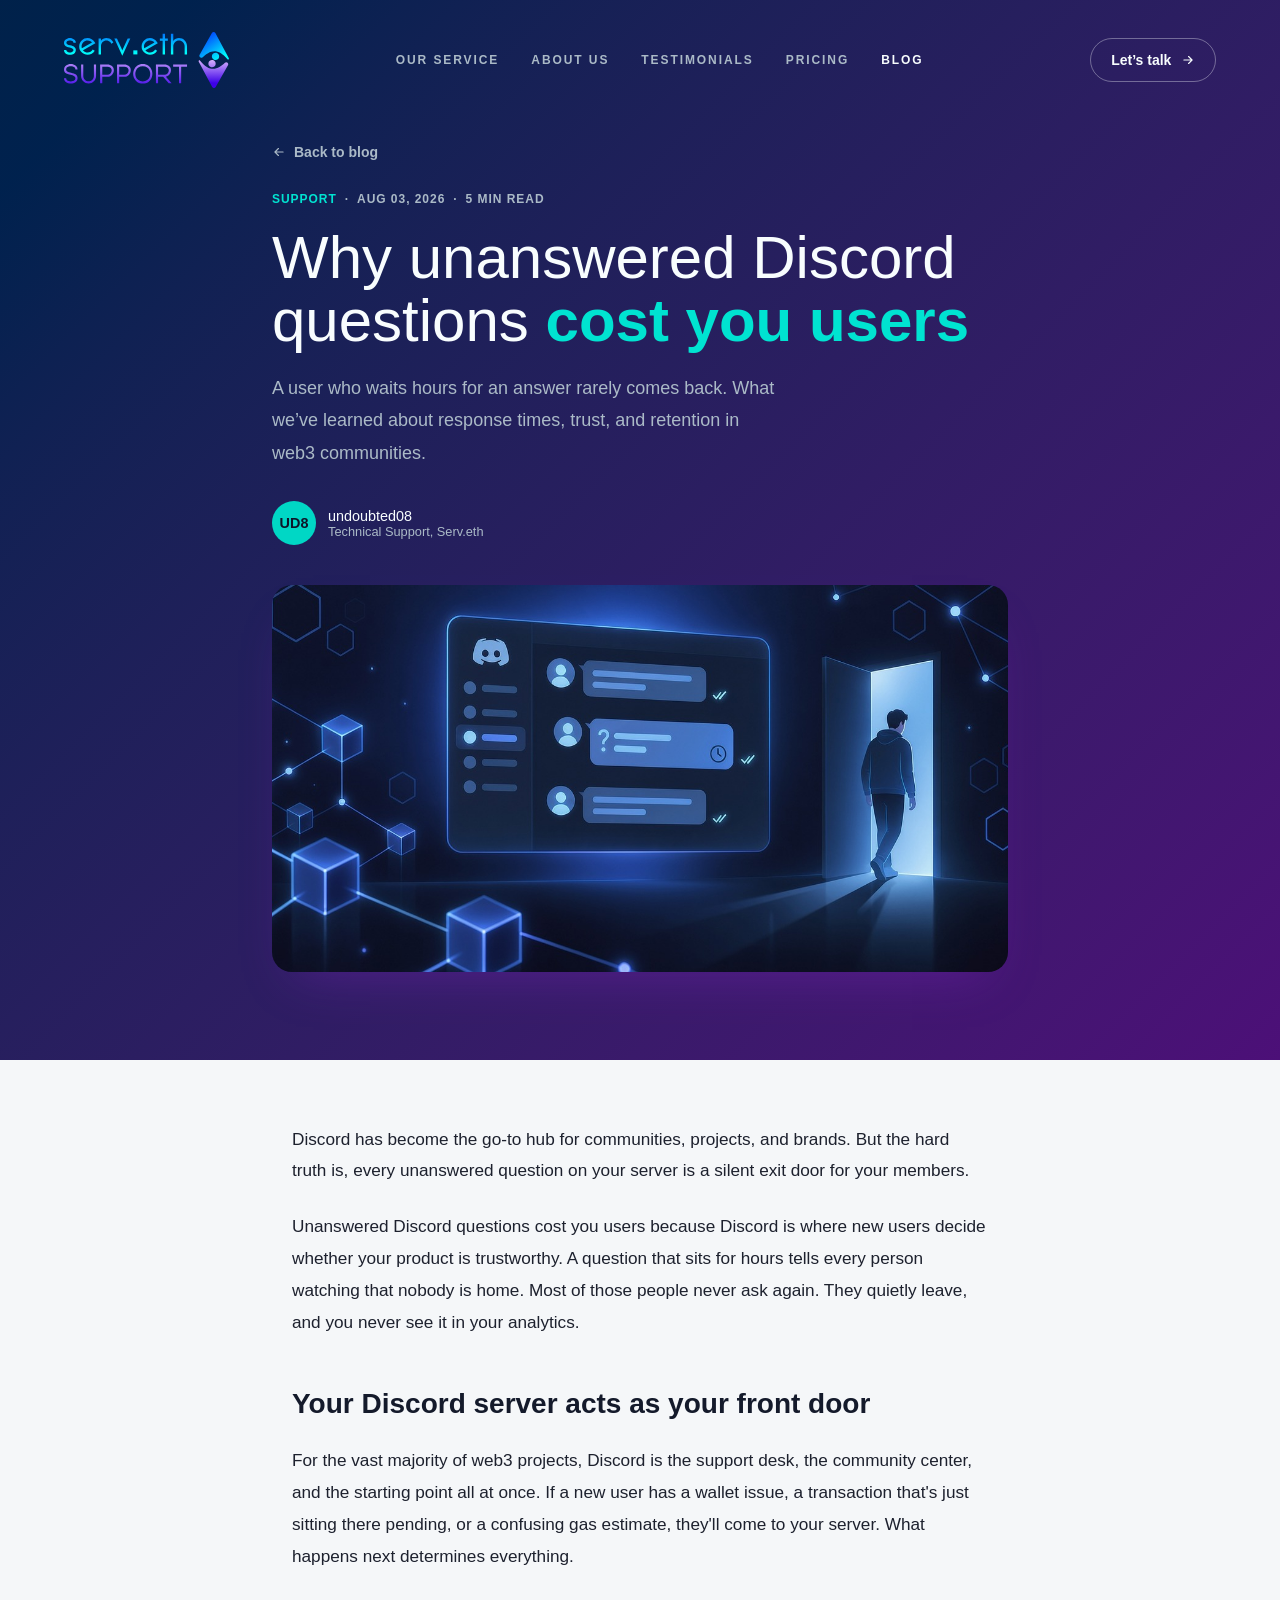
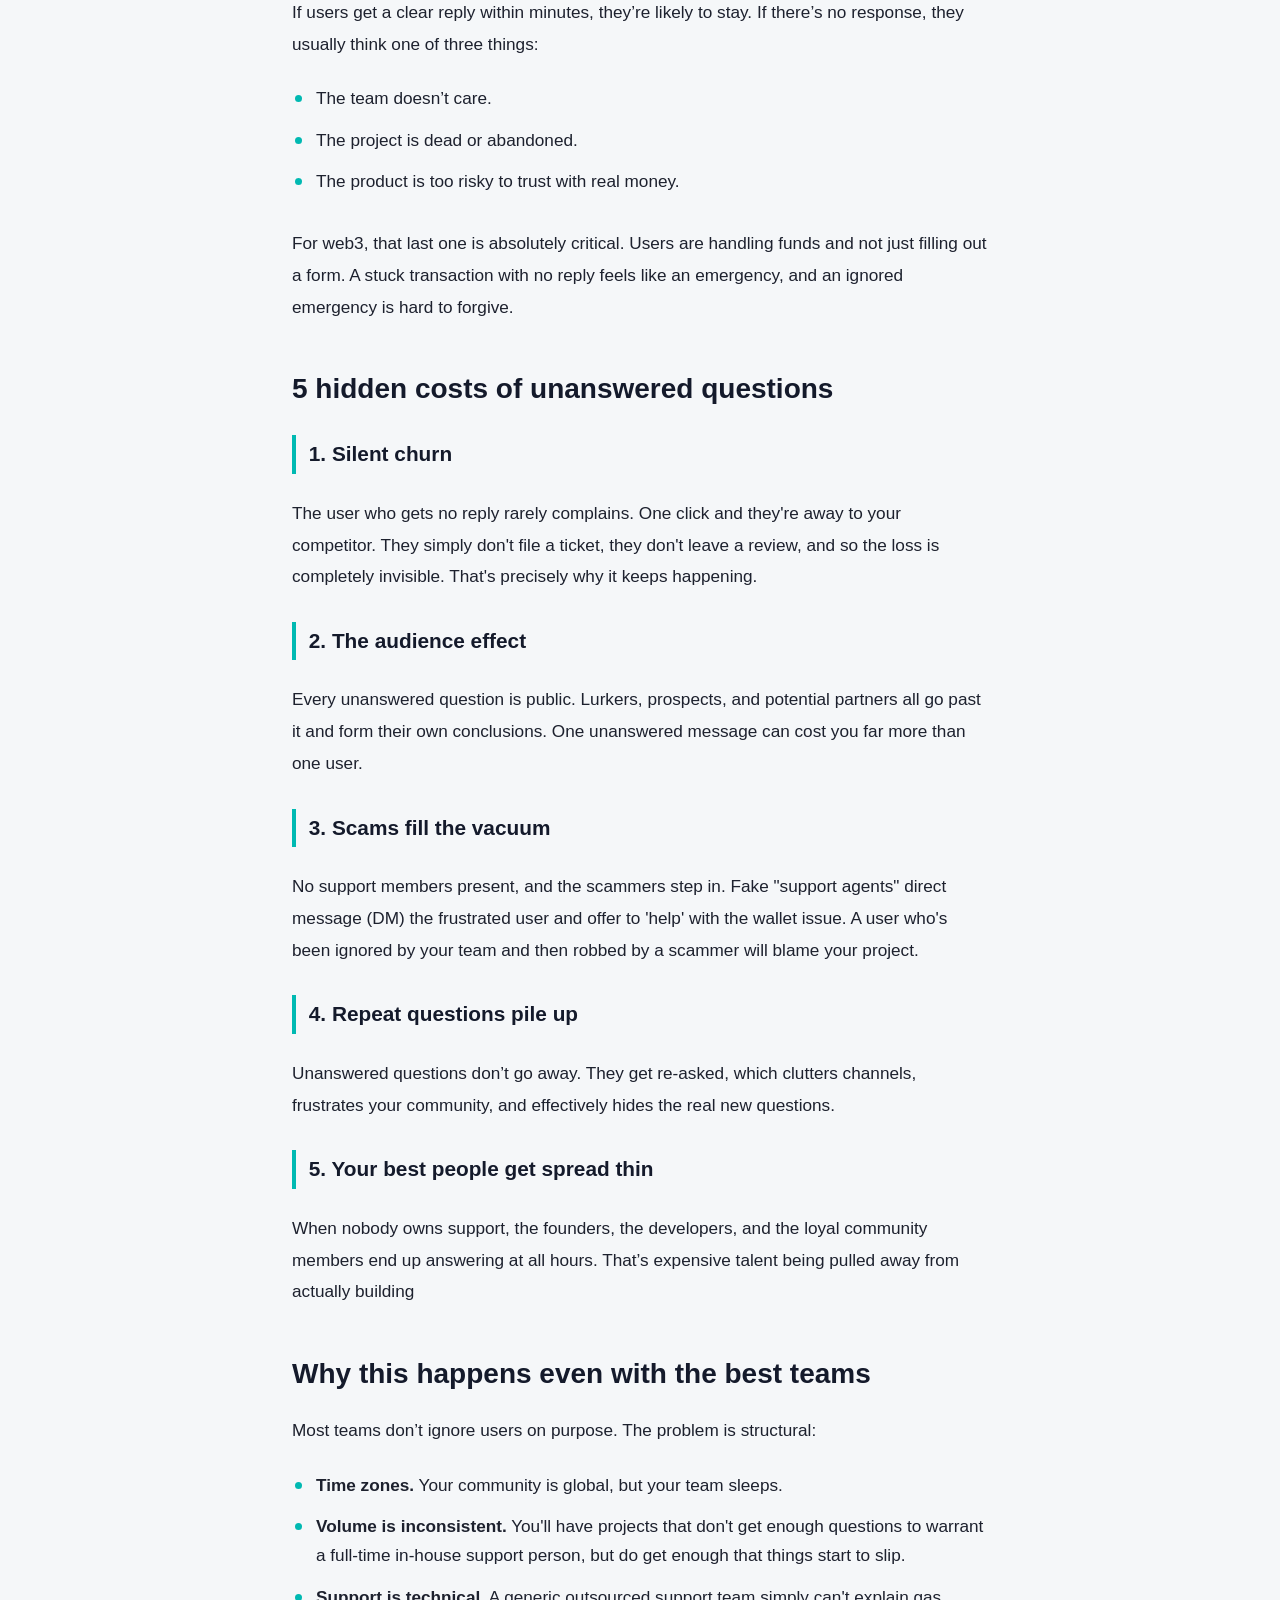
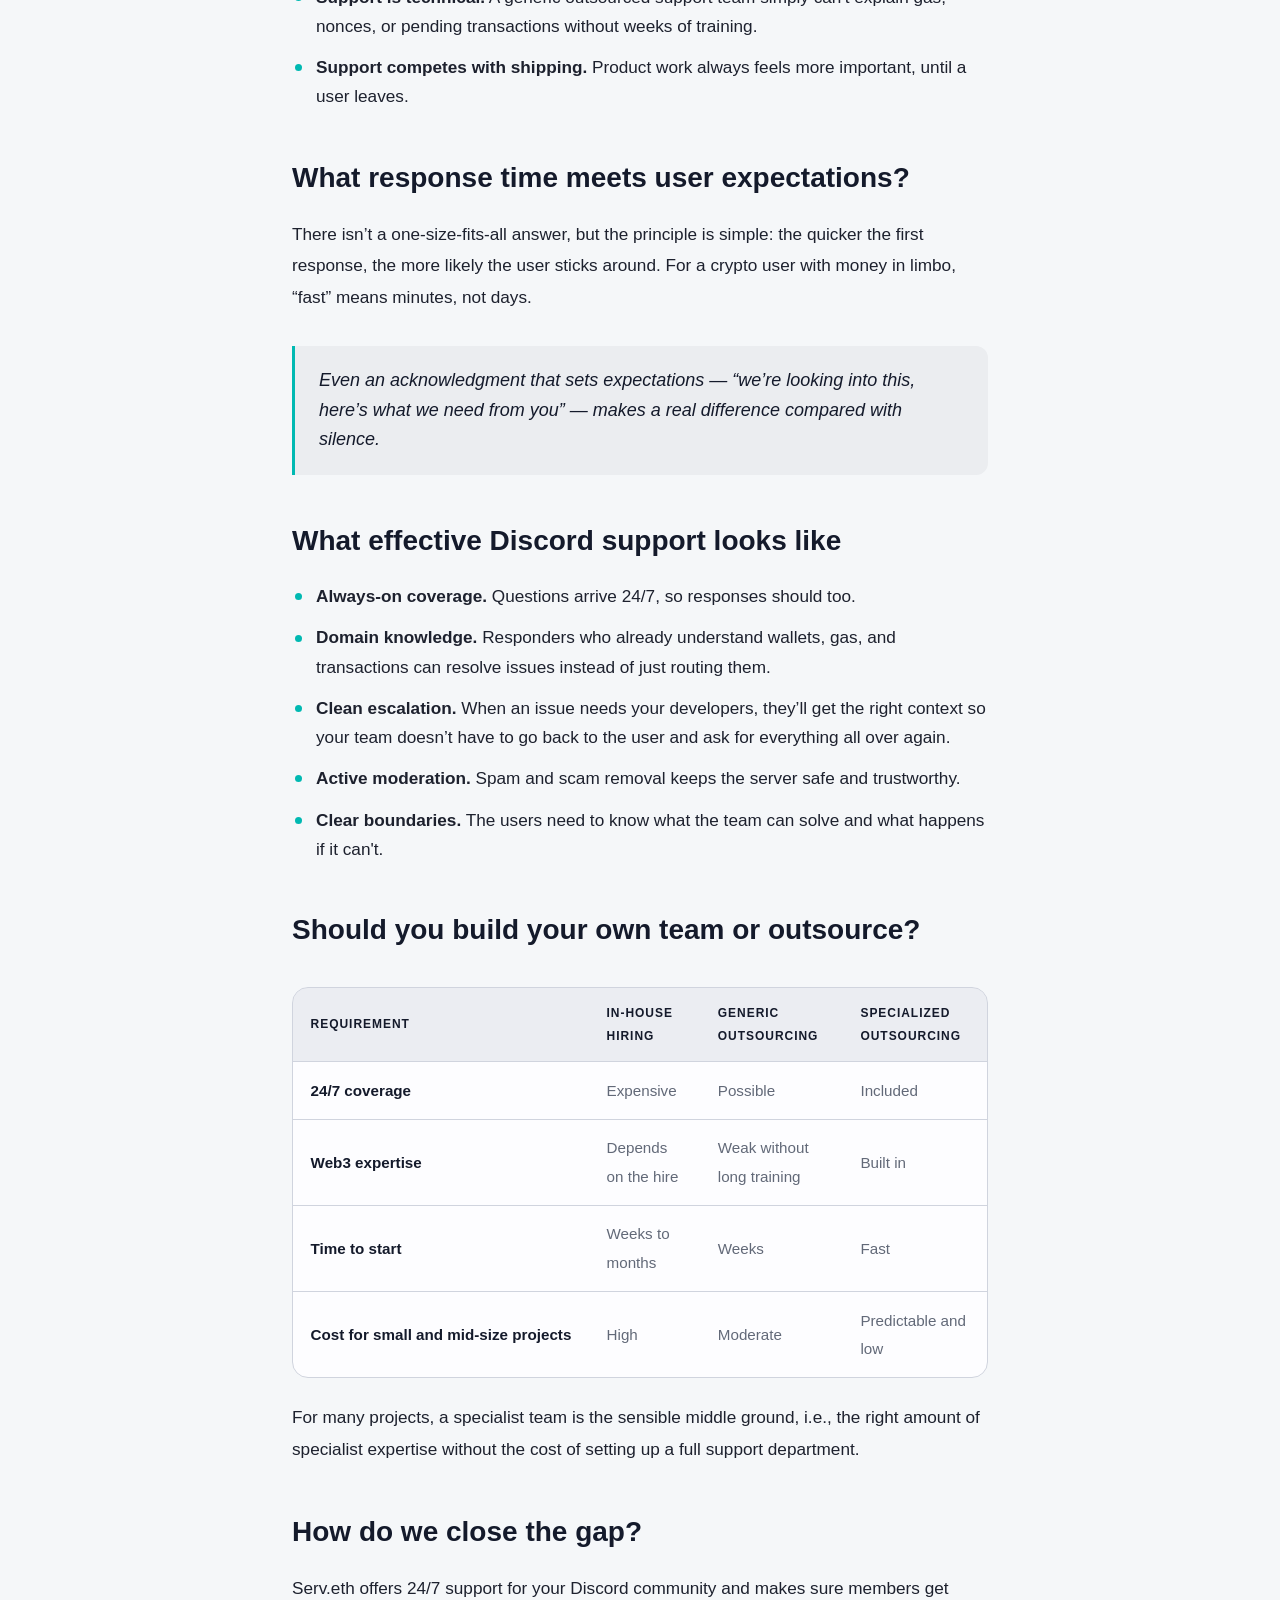
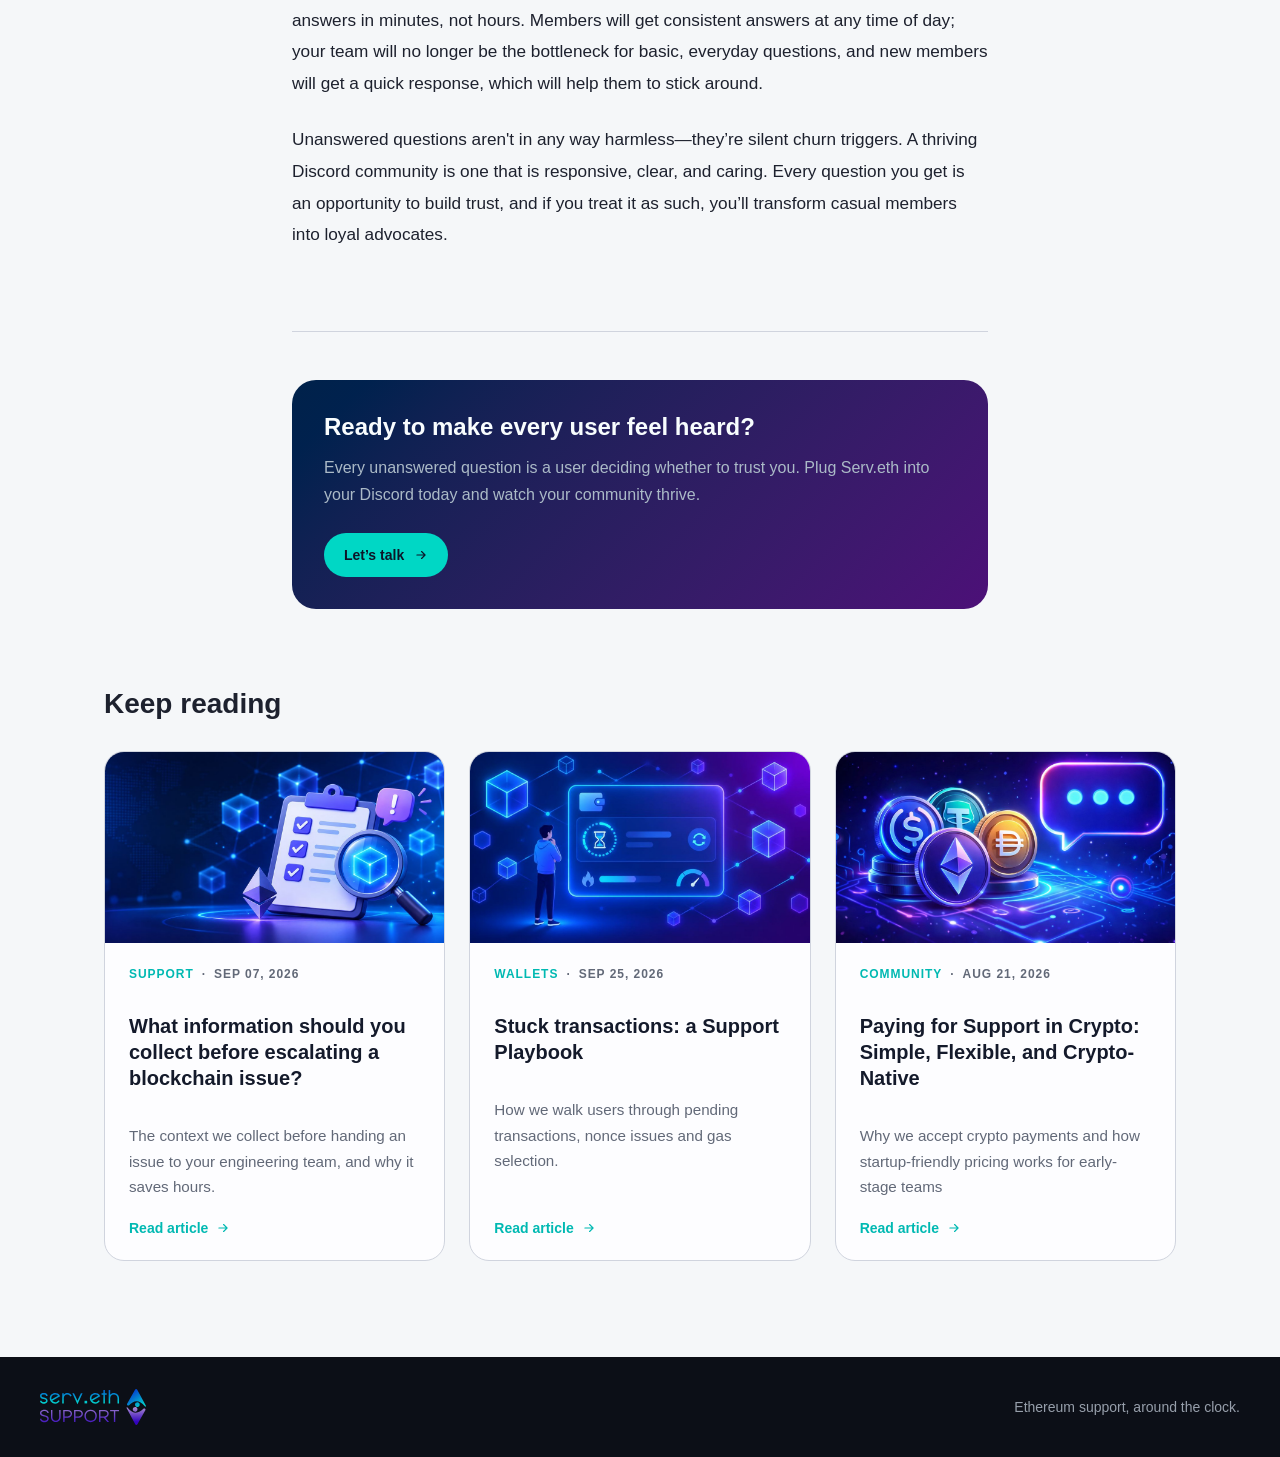
<file: blog/why-unanswered-discord-questions-cost-you-users.html>
<!doctype html>
<html lang="en">
	<head>
		<meta charset="utf-8">
		<meta name="viewport" content="width=device-width, initial-scale=1">
		<meta name="description" content="Every unanswered question on your Discord server is a silent exit door. The hidden costs of slow responses, and what effective web3 community support looks like." />
		<meta name="author" content="Serv.eth" />
		<meta property="og:type" content="article" />
		<meta property="og:title" content="Why unanswered Discord questions cost you users — Serv.eth Blog" />
		<meta property="og:description" content="Every unanswered question on your Discord server is a silent exit door. The hidden costs of slow responses, and what effective web3 community support looks like." />
		<meta property="og:image" content="https://serveth.support/img/blog/discord-unanswered-hero.jpg" />
		<meta name="twitter:card" content="summary_large_image" />

		<link rel="icon" href="../img/favicon.png" type="image/png">
		<link rel="stylesheet" href="../styles.css" />
		<link rel="stylesheet" href="blog.css" />

		<title>Why unanswered Discord questions cost you users — Serv.eth Blog</title>
	</head>
	<body>
		<header class="blog-hero">
			<nav class="nav" aria-label="Primary navigation">
				<a href="../" aria-label="Serv.eth home">
					<img class="nav-logo" src="../img/logo.svg" alt="Serv.eth" />
				</a>
				<div class="nav-links">
					<a class="nav-link" href="../#service">Our service</a>
					<a class="nav-link" href="../#about">About us</a>
					<a class="nav-link" href="../#testimonials">Testimonials</a>
					<a class="nav-link" href="../#pricing">Pricing</a>
					<a class="nav-link is-active" href="./" aria-current="page">Blog</a>
				</div>
				<a class="outline-button" href="../#contact">
					Let’s talk
					<svg class="icon" viewBox="0 0 24 24" aria-hidden="true"><path d="M5 12h14M13 6l6 6-6 6" /></svg>
				</a>
			</nav>
			<div class="blog-hero-inner article-header">
				<a class="back-link" href="./">
					<svg class="icon" viewBox="0 0 24 24" aria-hidden="true"><path d="M19 12H5M11 18l-6-6 6-6" /></svg>
					Back to blog
				</a>
				<p class="post-meta"><span class="post-category">Support</span><span>·</span><time datetime="2026-08-03">Aug 03, 2026</time><span>·</span><span>5 min read</span></p>
				<h1 class="hero-title">Why unanswered Discord questions <strong>cost you users</strong></h1>
				<p class="hero-sub">A user who waits hours for an answer rarely comes back. What we’ve learned about response times, trust, and retention in web3 communities.</p>
				<div class="author">
					<span class="author-avatar" aria-hidden="true">UD8</span>
					<div>
						<p>undoubted08</p>
						<p class="author-role">Technical Support, Serv.eth</p>
					</div>
				</div>
				<figure class="hero-cover">
					<img class="cover-photo" src="../img/blog/discord-unanswered-hero.jpg" alt="A community chat panel with unanswered question bubbles while a user quietly walks away through an open doorway, on a purple gradient background" width="1200" height="630" />
				</figure>
			</div>
		</header>

		<main>
			<article class="article">
				<p>Discord has become the go-to hub for communities, projects, and brands. But the hard truth is, every unanswered question on your server is a silent exit door for your members.</p>
				<p>Unanswered Discord questions cost you users because Discord is where new users decide whether your product is trustworthy. A question that sits for hours tells every person watching that nobody is home. Most of those people never ask again. They quietly leave, and you never see it in your analytics.</p>

				<h2>Your Discord server acts as your front door</h2>
				<p>For the vast majority of web3 projects, Discord is the support desk, the community center, and the starting point all at once. If a new user has a wallet issue, a transaction that's just sitting there pending, or a confusing gas estimate, they'll come to your server. What happens next determines everything.</p>
				<p>If users get a clear reply within minutes, they’re likely to stay. If there’s no response, they usually think one of three things:</p>
				<ul>
					<li>The team doesn’t care.</li>
					<li>The project is dead or abandoned.</li>
					<li>The product is too risky to trust with real money.</li>
				</ul>
				<p>For web3, that last one is absolutely critical. Users are handling funds and not just filling out a form. A stuck transaction with no reply feels like an emergency, and an ignored emergency is hard to forgive.</p>

				<h2>5 hidden costs of unanswered questions</h2>
				<h3>1. Silent churn</h3>
				<p>The user who gets no reply rarely complains. One click and they're away to your competitor. They simply don't file a ticket, they don't leave a review, and so the loss is completely invisible. That's precisely why it keeps happening.</p>
				<h3>2. The audience effect</h3>
				<p>Every unanswered question is public. Lurkers, prospects, and potential partners all go past it and form their own conclusions. One unanswered message can cost you far more than one user.</p>
				<h3>3. Scams fill the vacuum</h3>
				<p>No support members present, and the scammers step in. Fake "support agents" direct message (DM) the frustrated user and offer to 'help' with the wallet issue. A user who's been ignored by your team and then robbed by a scammer will blame your project.</p>
				<h3>4. Repeat questions pile up</h3>
				<p>Unanswered questions don’t go away. They get re-asked, which clutters channels, frustrates your community, and effectively hides the real new questions.</p>
				<h3>5. Your best people get spread thin</h3>
				<p>When nobody owns support, the founders, the developers, and the loyal community members end up answering at all hours. That’s expensive talent being pulled away from actually building</p>

				<h2>Why this happens even with the best teams</h2>
				<p>Most teams don’t ignore users on purpose. The problem is structural:</p>
				<ul>
					<li><strong>Time zones.</strong> Your community is global, but your team sleeps.</li>
					<li><strong>Volume is inconsistent.</strong> You'll have projects that don't get enough questions to warrant a full-time in-house support person, but do get enough that things start to slip.</li>
					<li><strong>Support is technical.</strong> A generic outsourced support team simply can't explain gas, nonces, or pending transactions without weeks of training.</li>
					<li><strong>Support competes with shipping.</strong> Product work always feels more important, until a user leaves.</li>
				</ul>

				<h2>What response time meets user expectations?</h2>
				<p>There isn’t a one-size-fits-all answer, but the principle is simple: the quicker the first response, the more likely the user sticks around. For a crypto user with money in limbo, “fast” means minutes, not days.</p>
				<blockquote>Even an acknowledgment that sets expectations — “we’re looking into this, here’s what we need from you” — makes a real difference compared with silence.</blockquote>

				<h2>What effective Discord support looks like</h2>
				<ul>
					<li><strong>Always-on coverage.</strong> Questions arrive 24/7, so responses should too.</li>
					<li><strong>Domain knowledge.</strong> Responders who already understand wallets, gas, and transactions can resolve issues instead of just routing them.</li>
					<li><strong>Clean escalation.</strong> When an issue needs your developers, they’ll get the right context so your team doesn’t have to go back to the user and ask for everything all over again.</li>
					<li><strong>Active moderation.</strong> Spam and scam removal keeps the server safe and trustworthy.</li>
					<li><strong>Clear boundaries.</strong> The users need to know what the team can solve and what happens if it can't.</li>
				</ul>

				<h2>Should you build your own team or outsource?</h2>
				<figure>
					<div class="compare-table" role="region" aria-label="Comparison of in-house hiring, generic outsourcing and specialized outsourcing for Discord support">
						<table>
							<thead>
								<tr>
									<th scope="col"><span>Requirement</span></th>
									<th scope="col">In-house hiring</th>
									<th scope="col">Generic outsourcing</th>
									<th scope="col">Specialized outsourcing</th>
								</tr>
							</thead>
							<tbody>
								<tr>
									<th scope="row">24/7 coverage</th>
									<td>Expensive</td>
									<td>Possible</td>
									<td>Included</td>
								</tr>
								<tr>
									<th scope="row">Web3 expertise</th>
									<td>Depends on the hire</td>
									<td>Weak without long training</td>
									<td>Built in</td>
								</tr>
								<tr>
									<th scope="row">Time to start</th>
									<td>Weeks to months</td>
									<td>Weeks</td>
									<td>Fast</td>
								</tr>
								<tr>
									<th scope="row">Cost for small and mid-size projects</th>
									<td>High</td>
									<td>Moderate</td>
									<td>Predictable and low</td>
								</tr>
							</tbody>
						</table>
					</div>
				</figure>
				<p>For many projects,  a specialist team is the sensible middle ground, i.e., the right amount of specialist expertise without the cost of setting up a full support department.</p>

				<h2>How do we close the gap?</h2>
				<p>Serv.eth offers 24/7 support for your Discord community and makes sure members get answers in minutes, not hours. Members will get consistent answers at any time of day; your team will no longer be the bottleneck for basic, everyday questions, and new members will get a quick response, which will help them to stick around.</p>
				<p>Unanswered questions aren't in any way harmless—they’re silent churn triggers. A thriving Discord community is one that is responsive, clear, and caring. Every question you get is an opportunity to build trust, and if you treat it as such, you’ll transform casual members into loyal advocates.</p>
			</article>

			<div class="article-footer">
				<aside class="article-cta">
					<h2>Ready to make every user feel heard?</h2>
					<p>Every unanswered question is a user deciding whether to trust you. Plug Serv.eth into your Discord today and watch your community thrive.</p>
					<a class="primary-button" href="../#contact">
						Let’s talk
						<svg class="icon" viewBox="0 0 24 24" aria-hidden="true"><path d="M5 12h14M13 6l6 6-6 6" /></svg>
					</a>
				</aside>
			</div>

			<section class="related" aria-labelledby="related-title">
				<h2 id="related-title" class="section-title">Keep reading</h2>
				<div class="post-grid">
					<article class="post-card">
						<a class="post-cover" href="blockchain-issue-escalation-checklist.html" tabindex="-1" aria-hidden="true">
							<img class="cover-photo" src="../img/blog/blockchain-support-checklist.jpg" alt="" loading="lazy" />
						</a>
						<div class="post-card-body">
							<p class="post-meta"><span class="post-category">Support</span><span>·</span><time datetime="2026-09-7">Sep 07, 2026</time></p>
							<h3 class="post-title"><a href="blockchain-issue-escalation-checklist.html">What information should you collect before escalating a blockchain issue?</a></h3>
							<p class="post-excerpt">The context we collect before handing an issue to your engineering team, and why it saves hours.</p>
							<a class="read-more" href="blockchain-issue-escalation-checklist.html">
								Read article
								<svg class="icon" viewBox="0 0 24 24" aria-hidden="true"><path d="M5 12h14M13 6l6 6-6 6" /></svg>
							</a>
						</div>
					</article>
					<article class="post-card">
						<a class="post-cover" href="stuck-crypto-transactions.html" tabindex="-1" aria-hidden="true">
							<img class="cover-photo" src="../img/blog/stuck-transactions.jpg" alt="" loading="lazy" />
						</a>
						<div class="post-card-body">
							<p class="post-meta"><span class="post-category">Wallets</span><span>·</span><time datetime="2026-09-25">Sep 25, 2026</time></p>
							<h3 class="post-title"><a href="stuck-crypto-transactions.html">Stuck transactions: a Support Playbook</a></h3>
							<p class="post-excerpt">How we walk users through pending transactions, nonce issues and gas selection.</p>
							<a class="read-more" href="stuck-crypto-transactions.html">
								Read article
								<svg class="icon" viewBox="0 0 24 24" aria-hidden="true"><path d="M5 12h14M13 6l6 6-6 6" /></svg>
							</a>
						</div>
					</article>
					<article class="post-card">
						<a class="post-cover" href="paying-for-support-in-crypto.html" tabindex="-1" aria-hidden="true">
							<img class="cover-photo" src="../img/blog/paying-support.jpg" alt="" loading="lazy" />
						</a>
						<div class="post-card-body">
							<p class="post-meta"><span class="post-category">Community</span><span>·</span><time datetime="2026-08-21">Aug 21, 2026</time></p>
							<h3 class="post-title"><a href="paying-for-support-in-crypto.html">Paying for Support in Crypto: Simple, Flexible, and Crypto-Native</a></h3>
							<p class="post-excerpt">Why we accept crypto payments and how startup-friendly pricing works for early-stage teams</p>
							<a class="read-more" href="paying-for-support-in-crypto.html">
								Read article
								<svg class="icon" viewBox="0 0 24 24" aria-hidden="true"><path d="M5 12h14M13 6l6 6-6 6" /></svg>
							</a>
						</div>
					</article>
				</div>
			</section>
		</main>

		<footer class="footer">
			<img src="../img/logo.svg" alt="Serv.eth" />
			<p>Ethereum support, around the clock.</p>
		</footer>
	</body>
</html>
</file>
<file: styles.css>
:root {
  --background: oklch(0.975 0.004 260);
	--foreground: oklch(0.25 0.025 270);
	--muted-foreground: oklch(0.52 0.025 265);
	--primary: oklch(0.7 0.14 190);
	--accent: oklch(0.79 0.14 184);
	--accent-foreground: oklch(0.2 0.04 265);
	--border: oklch(0.87 0.014 265);
	--hero-foreground: oklch(0.99 0.005 210);
	--hero-muted: oklch(0.78 0.025 245);
	--highlight: oklch(0.82 0.15 185);
	--about-foreground: oklch(0.98 0.005 220);
	--about-muted: oklch(0.78 0.025 245);
	--footer: oklch(0.17 0.018 270);
	--footer-muted: oklch(0.7 0.02 260);
	--surface: oklch(0.995 0.002 260);
	--strong: oklch(0.22 0.035 270);
	--strong-foreground: oklch(0.98 0.004 240);
	--card-sheen: oklch(1 0 0);
	--font-sans: "Graphik", "Helvetica Neue", Arial, sans-serif;
}

*,
*::before,
*::after { box-sizing: border-box; }

html { scroll-behavior: smooth; -webkit-text-size-adjust: 100%; }

body {
	margin: 0;
	background: var(--background);
	color: var(--foreground);
	font-family: var(--font-sans);
	overflow-x: hidden;
}

a { text-decoration: none; color: inherit; }
img { max-width: 100%; display: block; }
h1, h2, p, ul, blockquote { margin: 0; }
ul { padding: 0; list-style: none; }
::selection { background: var(--accent); color: var(--accent-foreground); }

.icon { width: 1em; height: 1em; flex: none; stroke: currentColor; fill: none; stroke-width: 2; stroke-linecap: round; stroke-linejoin: round; }

/* Hero */
.hero {
	position: relative;
	min-height: 720px;
	padding: 1.5rem 1.25rem 6rem;
	color: var(--hero-foreground);
	background: linear-gradient(135deg, oklch(0.25 0.09 250), oklch(0.34 0.16 305));
}
.hero::after {
  content: "";
	position: absolute;
	inset: auto 0 0;
	height: 1px;
	background: color-mix(in oklch, var(--accent) 55%, transparent);
}
.nav {
	position: relative;
	z-index: 10;
	margin: 0 auto;
	max-width: 72rem;
	display: flex;
	align-items: center;
	justify-content: space-between;
	gap: 1rem;
}
.nav-logo { height: 3rem; width: auto; }
.nav-links { display: none; align-items: center; gap: 2rem; font-size: 0.75rem; font-weight: 600; text-transform: uppercase; }
.nav-link { letter-spacing: 0.16em; color: var(--hero-muted); transition: color 180ms ease; }
.nav-link:hover { color: var(--hero-foreground); }

.hero-grid {
	position: relative;
	margin: 3.5rem auto 0;
	max-width: 72rem;
	display: grid;
	align-items: center;
	gap: 3rem;
	min-height: 590px;
}
.hero-copy { position: relative; z-index: 10; max-width: 36rem; animation: fade-in 700ms ease both; }
.hero-title { font-size: clamp(2.6rem, 8vw, 4.5rem); font-weight: 300; line-height: 1.05; }
.hero-title strong { font-weight: 600; color: var(--highlight); }
.hero-sub { margin-top: 1.75rem; max-width: 32rem; font-size: 1.125rem; line-height: 1.8; color: var(--hero-muted); }
.hero-actions { margin-top: 2.25rem; display: flex; flex-wrap: wrap; gap: 1rem; }
.hero-art { position: relative; margin: 0 auto; width: 100%; max-width: 32rem; animation: fade-in 700ms ease both; }
.hero-art-glow { position: absolute; inset: 14% 10%; border-radius: 50%; background: color-mix(in oklch, var(--accent) 18%, transparent); filter: blur(50px); }
.hero-art img { position: relative; z-index: 10; }

.eyebrow,
.section-kicker { font-size: 0.75rem; font-weight: 700; letter-spacing: 0.18em; text-transform: uppercase; }
.eyebrow { color: var(--highlight); margin-bottom: 1.75rem; }
.section-kicker { margin-bottom: 1.25rem; color: var(--primary); }
.section-kicker { scroll-margin-top: 2.5rem; }

.primary-button,
.outline-button {
	display: inline-flex;
	min-height: 44px;
	align-items: center;
	justify-content: center;
	gap: 0.6rem;
	border-radius: 999px;
	padding: 0.65rem 1.25rem;
	font-size: 0.875rem;
	font-weight: 700;
	transition: transform 180ms ease, background 180ms ease, color 180ms ease;
}
.primary-button { background: var(--accent); color: var(--accent-foreground); }
.outline-button { border: 1px solid color-mix(in oklch, var(--hero-foreground) 35%, transparent); color: var(--hero-foreground); }
.primary-button:hover,
.outline-button:hover { transform: translateY(-2px); }
.outline-button:hover { background: color-mix(in oklch, var(--hero-foreground) 10%, transparent); }
.text-link { display: inline-flex; align-items: center; gap: 0.5rem; padding: 0.65rem 0.25rem; color: var(--hero-foreground); font-size: 0.875rem; font-weight: 600; }

/* Marquee */
.marquee-section { background: var(--background); border-bottom: 1px solid var(--border); padding: 2.5rem 0; }
.marquee-title { margin-bottom: 1.75rem; text-align: center; font-size: 0.75rem; font-weight: 600; text-transform: uppercase; color: var(--muted-foreground); }
.marquee-mask { overflow: hidden; -webkit-mask-image: linear-gradient(to right, transparent, black 8%, black 92%, transparent); mask-image: linear-gradient(to right, transparent, black 8%, black 92%, transparent); }
.marquee-track { display: flex; width: max-content; animation: marquee 55s linear infinite; }
.marquee-mask:hover .marquee-track { animation-play-state: paused; }
.logo-set { display: flex; flex-shrink: 0; align-items: center; }
.client-logo { display: flex; width: 13rem; height: 4rem; flex-shrink: 0; align-items: center; justify-content: center; padding: 0.65rem 1.75rem; }
.client-logo img { width: 100%; height: 100%; object-fit: contain; object-position: center; }

/* Sections */
.content-section { margin-inline: auto; max-width: 72rem; padding: 7rem 1.25rem; } 
.section-title { max-width: 38rem; font-size: clamp(2.35rem, 5vw, 4rem); font-weight: 600; line-height: 1.08; }
.section-copy { margin-top: 1.75rem; max-width: 38rem; font-size: 1.05rem; line-height: 1.85; color: var(--muted-foreground); }

.split { display: grid; align-items: center; gap: 3.5rem; }
.service-art { margin: 0 auto; width: 100%; max-width: 43rem; }
.feature-list { margin-top: 2rem; display: grid; gap: 1rem; font-size: 0.875rem; font-weight: 600; }
.feature-list li { display: flex; align-items: center; gap: 0.75rem; }
.check-icon { display: inline-flex; height: 1.7rem; width: 1.7rem; align-items: center; justify-content: center; border-radius: 999px; background: color-mix(in oklch, var(--primary) 16%, transparent); }

.about-band { padding: 6rem 1.25rem; background: linear-gradient(135deg, oklch(0.18 0.08 279), oklch(0.28 0.12 250)); } 
.about-inner { margin: 0 auto; max-width: 72rem; display: grid; align-items: center; gap: 4rem; }
.about-kicker { color: var(--accent); }
.about-title { color: var(--about-foreground); }
.about-copy { color: var(--about-muted); }
.about-line { margin-top: 1.5rem; font-size: 1.125rem; font-weight: 500; color: var(--about-foreground); }
.about-art { margin: 0 auto; width: 100%; max-width: 24rem; }

.testimonials-section { padding: 7rem 1.25rem; background: var(--background); border-bottom: 1px solid var(--border); }
.testimonials-inner { margin: 0 auto; max-width: 72rem; }
.testimonials-heading { display: grid; gap: 1.5rem; align-items: end; }
.testimonials-heading > p { max-width: 20rem; color: var(--muted-foreground); line-height: 1.6; }
.testimonial-carousel { position: relative; margin-top: 3.5rem; outline: none; }
.testimonial-viewport { overflow-x: auto; overflow-y: hidden; scroll-snap-type: x mandatory; scroll-behavior: smooth; -webkit-overflow-scrolling: touch; scrollbar-width: none; -ms-overflow-style: none; padding-bottom: 0.25rem; }
.testimonial-viewport::-webkit-scrollbar { display: none; }
.testimonial-track { display: flex; gap: 1.25rem; }
.testimonial-card { display: flex; flex: 0 0 100%; min-width: 100%; min-height: 25rem; scroll-snap-align: start; flex-direction: column; justify-content: space-between; border: 1px solid color-mix(in oklch, var(--border) 60%, var(--foreground) 10%); border-radius: 0.75rem; background: linear-gradient(180deg, color-mix(in oklch, var(--card-sheen) 45%, var(--surface)) 0%, var(--surface) 32%); padding: 2rem; box-shadow: inset 0 1px 0 color-mix(in oklch, var(--card-sheen) 70%, transparent), 0 1px 2px color-mix(in oklch, var(--foreground) 8%, transparent), 0 24px 48px -16px color-mix(in oklch, var(--foreground) 26%, transparent); }
.carousel-arrow { position: absolute; top: 50%; z-index: 5; display: grid; width: 3rem; height: 3rem; transform: translateY(-50%); place-items: center; border: 1px solid var(--border); border-radius: 50%; background: color-mix(in oklch, var(--background) 86%, transparent); backdrop-filter: blur(8px); color: var(--foreground); cursor: pointer; box-shadow: 0 10px 28px color-mix(in oklch, var(--foreground) 14%, transparent); transition: opacity 180ms ease, transform 140ms ease, background 180ms ease; }
.carousel-arrow.prev { left: -0.5rem; }
.carousel-arrow.next { right: -0.5rem; }
.carousel-arrow:hover { background: var(--background); }
.carousel-arrow:active { transform: translateY(-50%) scale(0.92); }
.carousel-arrow[disabled] { opacity: 0.35; cursor: default; }
.carousel-arrow .icon { width: 1.25rem; height: 1.25rem; fill: none; stroke: currentColor; stroke-width: 2; stroke-linecap: round; stroke-linejoin: round; }
.testimonial-logo-wrap { display: flex; min-height: 3rem; align-items: center; justify-content: space-between; gap: 1rem; }
.testimonial-logo-wrap img { max-height: 2.25rem; max-width: 8rem; object-fit: contain; object-position: left center; }
.testimonial-logo-wrap span { color: var(--primary); font-size: 3rem; line-height: 1; }
.testimonial-card blockquote {  margin: 1.5rem 0; font-size: clamp(1rem, 1.45vw, 1.35rem); line-height: 1.25; }
.testimonial-person { display: grid; grid-template-columns: 1fr auto; gap: 0.35rem 1rem; border-top: 1px solid var(--border); padding-top: 1.5rem; }
.testimonial-author { font-size: 0.9rem; font-weight: 700; }
.testimonial-role { grid-column: 1; color: var(--muted-foreground); font-size: 0.8rem; }
.testimonial-company { grid-column: 2; grid-row: 1 / span 2; align-self: center; color: var(--primary); font-size: 0.75rem; font-weight: 700; text-transform: uppercase; }

.pricing-head { display: grid; align-items: end; gap: 3rem; }
.pricing-art { display: none; width: 18rem; }
.pricing-layout { margin-top: 3.5rem; display: grid; gap: 1rem; }
.pricing-card { display: flex; min-height: 22rem; flex-direction: column; border: 1px solid var(--border); border-radius: 0.5rem; background: var(--surface); padding: 1.75rem; box-shadow: 0 14px 36px color-mix(in oklch, var(--foreground) 5%, transparent); }
.pricing-card.featured { background: var(--strong); color: var(--strong-foreground); border-color: var(--strong); }
.price-eyebrow { color: var(--primary); font-size: 0.7rem; font-weight: 700; text-transform: uppercase; }
.price-amount { margin-top: 1.5rem; font-size: 3rem; font-weight: 600; }
.price-unit { margin-top: 0.35rem; font-size: 0.75rem; font-weight: 700; text-transform: uppercase; color: var(--primary); }
.price-note { margin-top: 1.5rem; font-size: 0.9rem; font-weight: 700; }
.price-summary { margin: 0.75rem 0 1.75rem; color: var(--muted-foreground); font-size: 0.875rem; line-height: 1.6; }
.featured .price-summary { color: var(--hero-muted); }
.details-button, .pricing-contact-link, .dialog-contact { display: flex; min-height: 2.75rem; align-items: center; justify-content: space-between; border: 1px solid var(--border); border-radius: 0.375rem; padding: 0.65rem 1rem; background: transparent; color: inherit; font: inherit; font-size: 0.875rem; font-weight: 700; cursor: pointer; transition: transform 180ms ease, background 180ms ease, border-color 180ms ease; }
.details-button { margin-top: auto; width: 100%; }
.featured .details-button { border-color: var(--accent); background: var(--accent); color: var(--accent-foreground); }
.details-button:hover { transform: translateY(-2px); border-color: var(--primary); background: color-mix(in oklch, var(--primary) 10%, transparent); }
.featured .details-button:hover { border-color: var(--accent); background: color-mix(in oklch, var(--accent) 82%, var(--accent-foreground)); }
.pricing-foot { display: flex; flex-direction: column; gap: 1.25rem; margin-top: 2rem; color: var(--muted-foreground); font-size: 0.875rem; }
.pricing-dialog { position: fixed; width: min(42rem, calc(100% - 2rem)); max-height: 82vh; overflow-y: auto; border: 1px solid var(--border); border-radius: 0.5rem; padding: 2rem; background: var(--background); color: var(--foreground); box-shadow: 0 25px 80px color-mix(in oklch, var(--foreground) 25%, transparent); }
.pricing-dialog::backdrop { background: color-mix(in oklch, var(--footer) 78%, transparent); }
.pricing-dialog h2 { margin-top: 1rem; font-size: clamp(2rem, 5vw, 3rem); }
.dialog-close { position: absolute; top: 1rem; right: 1rem; width: 2.5rem; height: 2.5rem; border: 0; background: transparent; color: inherit; font-size: 1.75rem; cursor: pointer; }
.dialog-lead { margin-top: 0.5rem; color: var(--muted-foreground); }
.dialog-copy { display: grid; gap: 1rem; margin-top: 2rem; color: var(--muted-foreground); line-height: 1.65; }
.dialog-copy p { padding-left: 1.4rem; position: relative; }
.dialog-copy p::before { content: "✓"; position: absolute; left: 0; color: var(--primary); font-weight: 700; }
.dialog-contact { display: inline-flex; margin-top: 2rem; border-color: var(--primary); background: var(--primary); color: var(--accent-foreground); }
.dialog-contact:hover { transform: translateY(-2px); }

.contact-band { padding: 6rem 1.25rem; text-align: center; color: var(--hero-foreground); background: linear-gradient(125deg, oklch(0.24 0.11 249), oklch(0.31 0.15 309)); }
.contact-inner { margin: 0 auto; max-width: 48rem; }
.contact-title { font-size: clamp(2.25rem, 6vw, 3.75rem); font-weight: 600; }
.contact-actions { margin-top: 2.5rem; display: flex; flex-wrap: wrap; justify-content: center; gap: 1rem; }

.footer { display: flex; flex-direction: column; align-items: center; justify-content: space-between; gap: 1.25rem; padding: 2rem 1.25rem; background: var(--footer); color: var(--footer-muted); font-size: 0.875rem; }
.footer img { height: 2.25rem; width: auto; opacity: 0.8; }

@keyframes marquee { to { transform: translateX(-50%); } }
@keyframes fade-in { from { opacity: 0; transform: translateY(12px); } to { opacity: 1; transform: none; } }

@media (min-width: 768px) {
	.hero { padding-left: 2.5rem; padding-right: 2.5rem; }
	.nav-logo { height: 3.5rem; }
	.nav-links { display: flex; }
	.hero-grid { grid-template-columns: 1.05fr 0.95fr; padding-top: 2rem; margin-top: 0; }
	.hero-art { justify-self: end; }
	.content-section { padding: 9rem 2.5rem; } 
	.split { grid-template-columns: 1fr 1fr; }
	.service-art-col { order: 1; }
	.service-copy-col { order: 2; }
	.about-band { padding: 8rem 2.5rem; } 
	.about-inner { grid-template-columns: 1.1fr 0.9fr; }
	.testimonials-section { padding: 9rem 2.5rem; }
	.testimonials-heading { grid-template-columns: 1fr auto; }
	.testimonial-card { flex-basis: calc(56% - 0.55rem); min-width: calc(56% - 0.55rem); }
	.carousel-arrow.prev { left: -1.25rem; }
	.carousel-arrow.next { right: -1.25rem; }
	.pricing-head { grid-template-columns: 1fr auto; }
	.pricing-art { display: block; }
	.pricing-layout { grid-template-columns: repeat(2, minmax(0, 1fr)); }
	.pricing-card.featured { grid-row: span 2; }
	.pricing-foot { flex-direction: row; align-items: center; justify-content: space-between; }
	.contact-band { padding: 7rem 2.5rem; }
	.footer { flex-direction: row; padding-left: 2.5rem; padding-right: 2.5rem; }
}

@media (min-width: 1024px) {
	.testimonial-card { flex-basis: calc(40% - 0.84rem); min-width: calc(40% - 0.84rem); }
	.pricing-layout { grid-template-columns: 1.3fr repeat(2, minmax(0, 1fr)); }
}

@media (prefers-reduced-motion: reduce) {
	html { scroll-behavior: auto; }
	.marquee-track { animation-play-state: paused; }
	.hero-copy, .hero-art { animation: none; }
	.testimonial-viewport { scroll-behavior: auto; }
	.carousel-arrow { transition: none; }
}
</file>
<file: blog/blog.css>
/* Blog — builds on styles.css tokens */
.blog-hero {
	padding: 1.5rem 1.25rem 4.5rem;
	color: var(--hero-foreground);
	background: linear-gradient(135deg, oklch(0.25 0.09 250), oklch(0.34 0.16 305));
}
.blog-hero-inner {
	margin: 3.5rem auto 0;
	max-width: 72rem;
}
.blog-hero .hero-title { font-size: clamp(2.4rem, 6vw, 3.75rem); }
.blog-hero .hero-sub { margin-top: 1.25rem; }
.nav-link.is-active { color: var(--hero-foreground); }

.blog-main {
	margin: 0 auto;
	max-width: 72rem;
	padding: 4rem 1.25rem 6rem;
}

.post-featured {
	display: grid;
	gap: 2rem;
	margin-bottom: 3.5rem;
	padding: 2rem;
	border: 1px solid var(--border);
	border-radius: 1.5rem;
	background: var(--surface);
	transition: transform 180ms ease, box-shadow 180ms ease;
}
.post-featured:hover { transform: translateY(-3px); box-shadow: 0 20px 40px -24px color-mix(in oklch, var(--strong) 40%, transparent); }
.post-featured .post-cover { aspect-ratio: 16 / 10; }
.post-featured .post-title { font-size: clamp(1.6rem, 3vw, 2.25rem); }

.post-grid {
	display: grid;
	gap: 1.5rem;
}
.post-card {
	display: flex;
	flex-direction: column;
	border: 1px solid var(--border);
	border-radius: 1.25rem;
	background: var(--surface);
	overflow: hidden;
	transition: transform 180ms ease, box-shadow 180ms ease;
}
.post-card:hover { transform: translateY(-3px); box-shadow: 0 20px 40px -24px color-mix(in oklch, var(--strong) 40%, transparent); }
.post-card-body { display: flex; flex: 1; flex-direction: column; gap: 0.75rem; padding: 1.5rem; }

.post-cover {
	display: grid;
	place-items: center;
	aspect-ratio: 16 / 9;
	border-radius: 1rem;
	background: linear-gradient(135deg, oklch(0.25 0.09 250), oklch(0.34 0.16 305));
	overflow: hidden;
}
.post-card .post-cover { border-radius: 0; }
.post-cover img { width: 55%; height: auto; opacity: 0.9; }

.post-meta {
	display: flex;
	flex-wrap: wrap;
	align-items: center;
	gap: 0.5rem;
	font-size: 0.75rem;
	font-weight: 600;
	letter-spacing: 0.08em;
	text-transform: uppercase;
	color: var(--muted-foreground);
}
.post-meta .post-category { color: var(--primary); }
.post-title { font-size: 1.25rem; font-weight: 600; line-height: 1.3; color: var(--strong); }
.post-excerpt { font-size: 0.95rem; line-height: 1.7; color: var(--muted-foreground); }
.read-more {
	display: inline-flex;
	align-items: center;
	gap: 0.5rem;
	margin-top: auto;
	padding-top: 0.5rem;
	font-size: 0.875rem;
	font-weight: 700;
	color: var(--primary);
}

/* Single post */
.article-header { max-width: 46rem; }
.article-header .post-meta { color: var(--hero-muted); margin-bottom: 1.25rem; }
.article-header .post-meta .post-category { color: var(--highlight); }
.back-link { display: inline-flex; align-items: center; gap: 0.5rem; margin-bottom: 2rem; font-size: 0.875rem; font-weight: 600; color: var(--hero-muted); }
.back-link:hover { color: var(--hero-foreground); }
.author { display: flex; align-items: center; gap: 0.75rem; margin-top: 2rem; font-size: 0.9rem; }
.author-avatar { display: grid; place-items: center; width: 44px; height: 44px; border-radius: 50%; background: var(--accent); color: var(--accent-foreground); font-weight: 700; }
.author-role { color: var(--hero-muted); font-size: 0.8rem; }

/* Wide cover photo inside the article header */
.article-header .hero-cover {
	margin: 2.5rem 0 0;
	border-radius: 1.25rem;
	overflow: hidden;
	box-shadow: 0 24px 48px -24px color-mix(in oklch, oklch(0.48 0.22 305) 45%, transparent);
}
.article-header .hero-cover img { display: block; width: 100%; height: auto; }

/* Mid-article call to action */
.article .article-cta-mid { margin-top: 3rem; }
.article .article-cta-mid h2 { color: var(--hero-foreground); }
.article .article-cta-mid p { color: var(--hero-muted); }
.article .article-cta-mid .primary-button { color: var(--accent-foreground); text-decoration: none; }

.article {
	margin: 0 auto;
	max-width: 46rem;
	padding: 4rem 1.25rem 5rem;
	font-size: 1.075rem;
	line-height: 1.85;
}
.article > * + * { margin-top: 1.5rem; }
.article h2 { margin-top: 3rem; font-size: 1.75rem; font-weight: 600; line-height: 1.25; color: var(--strong); }
.article h3 { margin-top: 2.25rem; font-size: 1.3rem; font-weight: 600; border-left: 4px solid var(--primary); padding-left:.8rem; margin-top:1.8rem; color: var(--strong); }
.article a { color: var(--primary); text-decoration: underline; text-underline-offset: 3px; }
.article blockquote {
	margin: 2rem 0;
	padding: 1.25rem 1.5rem;
	border-left: 3px solid var(--primary); /* clean teal accent */
	border-radius: 0 0.75rem 0.75rem 0;
	background: color-mix(in oklch, var(--foreground) 4%, var(--background)); /* soft slate tint */
	font-size: 1.125rem;
	font-style: italic;
	line-height: 1.65;
	color: var(--strong);
}

.article code { padding: 0.15rem 0.4rem; border-radius: 0.35rem; background: color-mix(in oklch, var(--border) 60%, transparent); font-size: 0.9em; }
.article pre { padding: 1.25rem; border-radius: 1rem; background: var(--footer); color: var(--strong-foreground); overflow-x: auto; font-size: 0.9rem; line-height: 1.6; }
.article pre code { padding: 0; background: none; }
.article figure { margin: 2.5rem 0 0; }
.article figcaption { margin-top: 0.75rem; font-size: 0.85rem; text-align: center; color: var(--muted-foreground); }

.article-footer {
	margin: 0 auto;
	max-width: 46rem;
	padding: 0 1.25rem 5rem;
}
.article-footer::before {
	content: "";
	display: block;
	margin-bottom: 3rem;
	border-top: 1px solid var(--border);
}
.article-cta {
	padding: 2rem;
	border-radius: 1.5rem;
	background: oklch(0.3 0.12 280); /* fallback */
	background: linear-gradient(135deg, oklch(0.25 0.09 250), oklch(0.34 0.16 305));
	color: var(--hero-foreground);
}
.article-cta h2 { margin: 0; font-size: 1.5rem; font-weight: 600; line-height: 1.25; }
.article-cta p { margin: 0.75rem 0 1.5rem; color: var(--hero-muted); line-height: 1.7; }

.related { margin: 0 auto; max-width: 72rem; padding: 0 1.25rem 6rem; }
.related .section-title { margin-bottom: 2rem; font-size: 1.75rem; }

/* Full-bleed photo covers (e.g. generated hero images) */
.post-cover .cover-photo {
	width: 100%;
	height: 100%;
	object-fit: cover;
	opacity: 1;
}

/* Support queue stat chart */
.stat-chart {
	display: grid;
	gap: 1rem;
	padding: 1.5rem;
	border: 1px solid var(--border);
	border-radius: 1rem;
	background: var(--surface);
}
.stat-row {
	display: grid;
	gap: 0.4rem;
}
.stat-label {
	display: flex;
	justify-content: space-between;
	gap: 1rem;
	font-size: 0.875rem;
	font-weight: 600;
	color: var(--strong);
}
.stat-bar {
	display: block;
	height: 0.75rem;
	border-radius: 999px;
	background: color-mix(in oklch, var(--border) 60%, transparent);
	overflow: hidden;
}
.stat-bar-fill {
	display: block;
	height: 100%;
	border-radius: inherit;
	background: linear-gradient(90deg, var(--primary), oklch(0.34 0.16 305));
}
.stat-row.is-bug .stat-bar-fill { background: var(--strong); }

@media (min-width: 768px) {
	.blog-hero { padding: 2rem 2.5rem 5.5rem; }
	.blog-main { padding: 5rem 2.5rem 7rem; }
	.post-featured { grid-template-columns: 1.1fr 1fr; align-items: center; padding: 2.5rem; }
	.post-grid { grid-template-columns: repeat(2, 1fr); }
	.related { padding-left: 2.5rem; padding-right: 2.5rem; }
}

@media (min-width: 1024px) {
	.post-grid { grid-template-columns: repeat(3, 1fr); }
}

/* Cover image keeps its natural shape */
.article figure img {
	width: 100%;
	height: auto;
	border-radius: 1rem;
}

/* Modern Bulleted List (Applies automatically to all standard <ul>) */
.article ul:not(.checklist) {
	list-style: none;
	padding-left: 0;
	margin: 1.5rem 0 2rem;
	display: flex;
	flex-direction: column;
	gap: 0.75rem;
}

.article ul:not(.checklist) > li {
	position: relative;
	padding-left: 1.5rem;
	line-height: 1.7;
}

.article ul:not(.checklist) > li::before {
	content: "";
	position: absolute;
	top: 0.65em;
	left: 0.2rem;
	width: 7px;
	height: 7px;
	border-radius: 50%;
	background-color: var(--primary);
}

/* Nested lists inside blockquotes or standard lists */
.article blockquote ul {
	margin: 0.75rem 0;
}

/* Numbered Process Step Cards (Applies automatically to all <ol>) */
.article ol {
	list-style: none;
	counter-reset: article-step;
	padding-left: 0;
	margin: 2rem 0;
	display: flex;
	flex-direction: column;
	gap: 0.85rem;
}

.article ol > li {
	counter-increment: article-step;
	position: relative;
	display: block;
	padding: 1.1rem 1.25rem 1.1rem 4.25rem; /* leaves room for the number badge */
	border: 1px solid var(--border);
	border-radius: 0.75rem;
	background-color: var(--surface);
	line-height: 1.7;
	transition: border-color 150ms ease;
}

.article ol > li:hover {
	border-color: color-mix(in oklch, var(--primary) 40%, var(--border));
}

.article ol > li::before {
	content: counter(article-step, decimal-leading-zero);
	position: absolute;
	top: 1.1rem;
	left: 1.15rem;
	display: grid;
	place-items: center;
	width: 2.25rem;
	height: 2.25rem;
	border-radius: 50%;
	background: color-mix(in oklch, var(--primary) 12%, transparent);
	color: var(--primary);
	font-size: 0.8rem;
	font-weight: 700;
	line-height: 1;
}

.article ol > li > strong:first-child {
	display: inline;
	margin-right: 0.35rem;
}

/* Grouped Checklist Box (Applies to <ul class="checklist">) */
.article ul.checklist {
	list-style: none;
	padding-left: 0;
	margin: 2rem 0 2.5rem;
	border: 1px solid var(--border);
	border-radius: 0.875rem;
	background-color: var(--surface);
	overflow: hidden;
	box-shadow: 0 4px 16px -8px color-mix(in oklch, var(--strong) 15%, transparent);
}

.article ul.checklist > li {
	position: relative;
	display: flex;
	align-items: flex-start;
	gap: 0.85rem;
	padding: 1rem 1.25rem;
	line-height: 1.65;
}

.article ul.checklist > li + li {
	border-top: 1px solid var(--border);
}

/* Pure CSS checkmark badge (no SVGs or icons needed in HTML) */
.article ul.checklist > li::before {
	content: "";
	flex-shrink: 0;
	width: 1.25rem;
	height: 1.25rem;
	margin-top: 0.2rem;
	border-radius: 0.35rem;
	background-color: color-mix(in oklch, var(--primary) 15%, transparent);
	background-image: url("data:image/svg+xml,%3Csvg xmlns='http://www.w3.org/2000/svg' viewBox='0 0 24 24' fill='none' stroke='%2322c5a2' stroke-width='3' stroke-linecap='round' stroke-linejoin='round'%3E%3Cpolyline points='20 6 9 17 4 12'/%3E%3C/svg%3E");
	background-size: 0.8rem;
	background-position: center;
	background-repeat: no-repeat;
}

/* Comparison table */
.compare-table {
	overflow-x: auto;
	border: 1px solid var(--border);
	border-radius: 1rem;
	background: var(--surface);
}
.compare-table table {
	width: 100%;
	min-width: 38rem;
	border-collapse: collapse;
	font-size: 0.95rem;
	text-align: left;
}
.compare-table th,
.compare-table td {
	padding: 0.9rem 1.1rem;
	border-bottom: 1px solid var(--border);
	color: var(--muted-foreground);
}
.compare-table thead th {
	font-size: 0.75rem;
	font-weight: 700;
	letter-spacing: 0.08em;
	text-transform: uppercase;
	color: var(--strong);
	background: color-mix(in oklch, var(--border) 40%, transparent);
}
.compare-table tbody th {
	color: var(--strong);
	font-weight: 600;
	white-space: nowrap;
}
.compare-table tbody tr:last-child th,
.compare-table tbody tr:last-child td {
	border-bottom: none;
}
</file>
